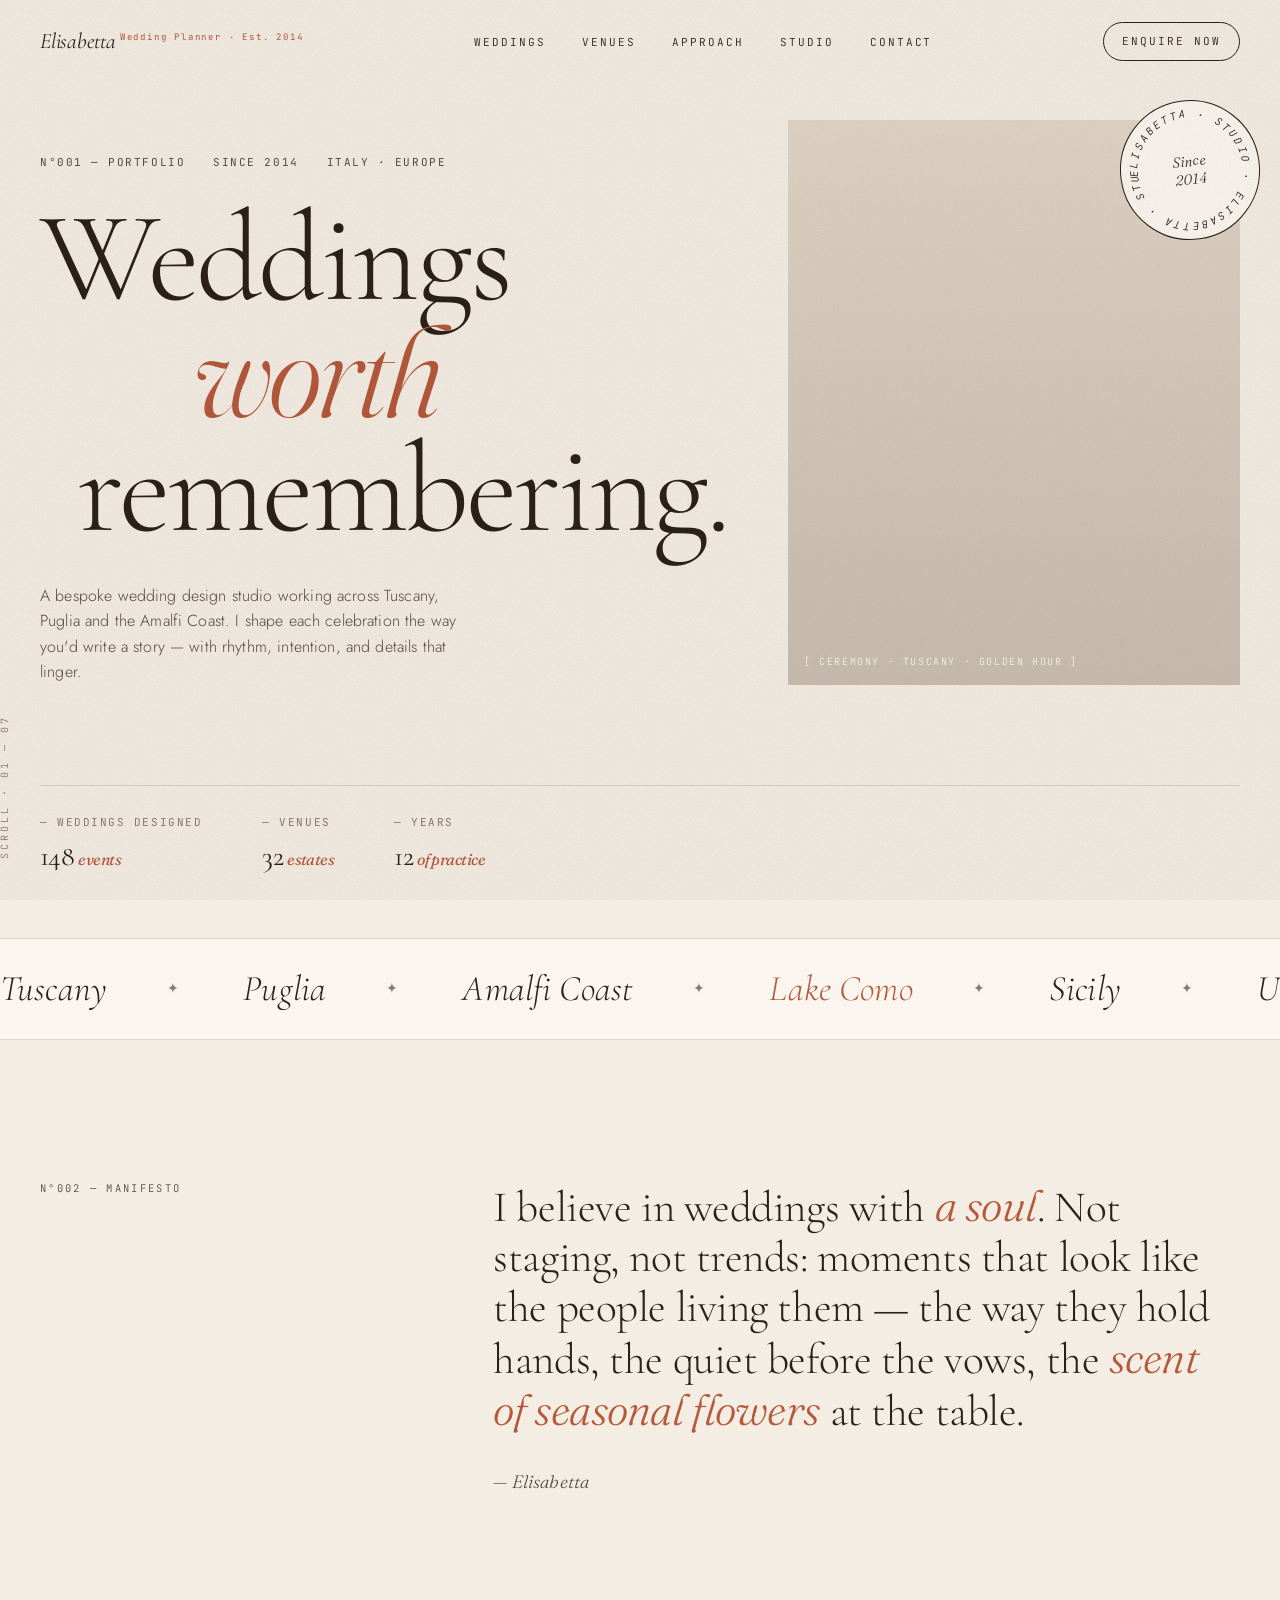
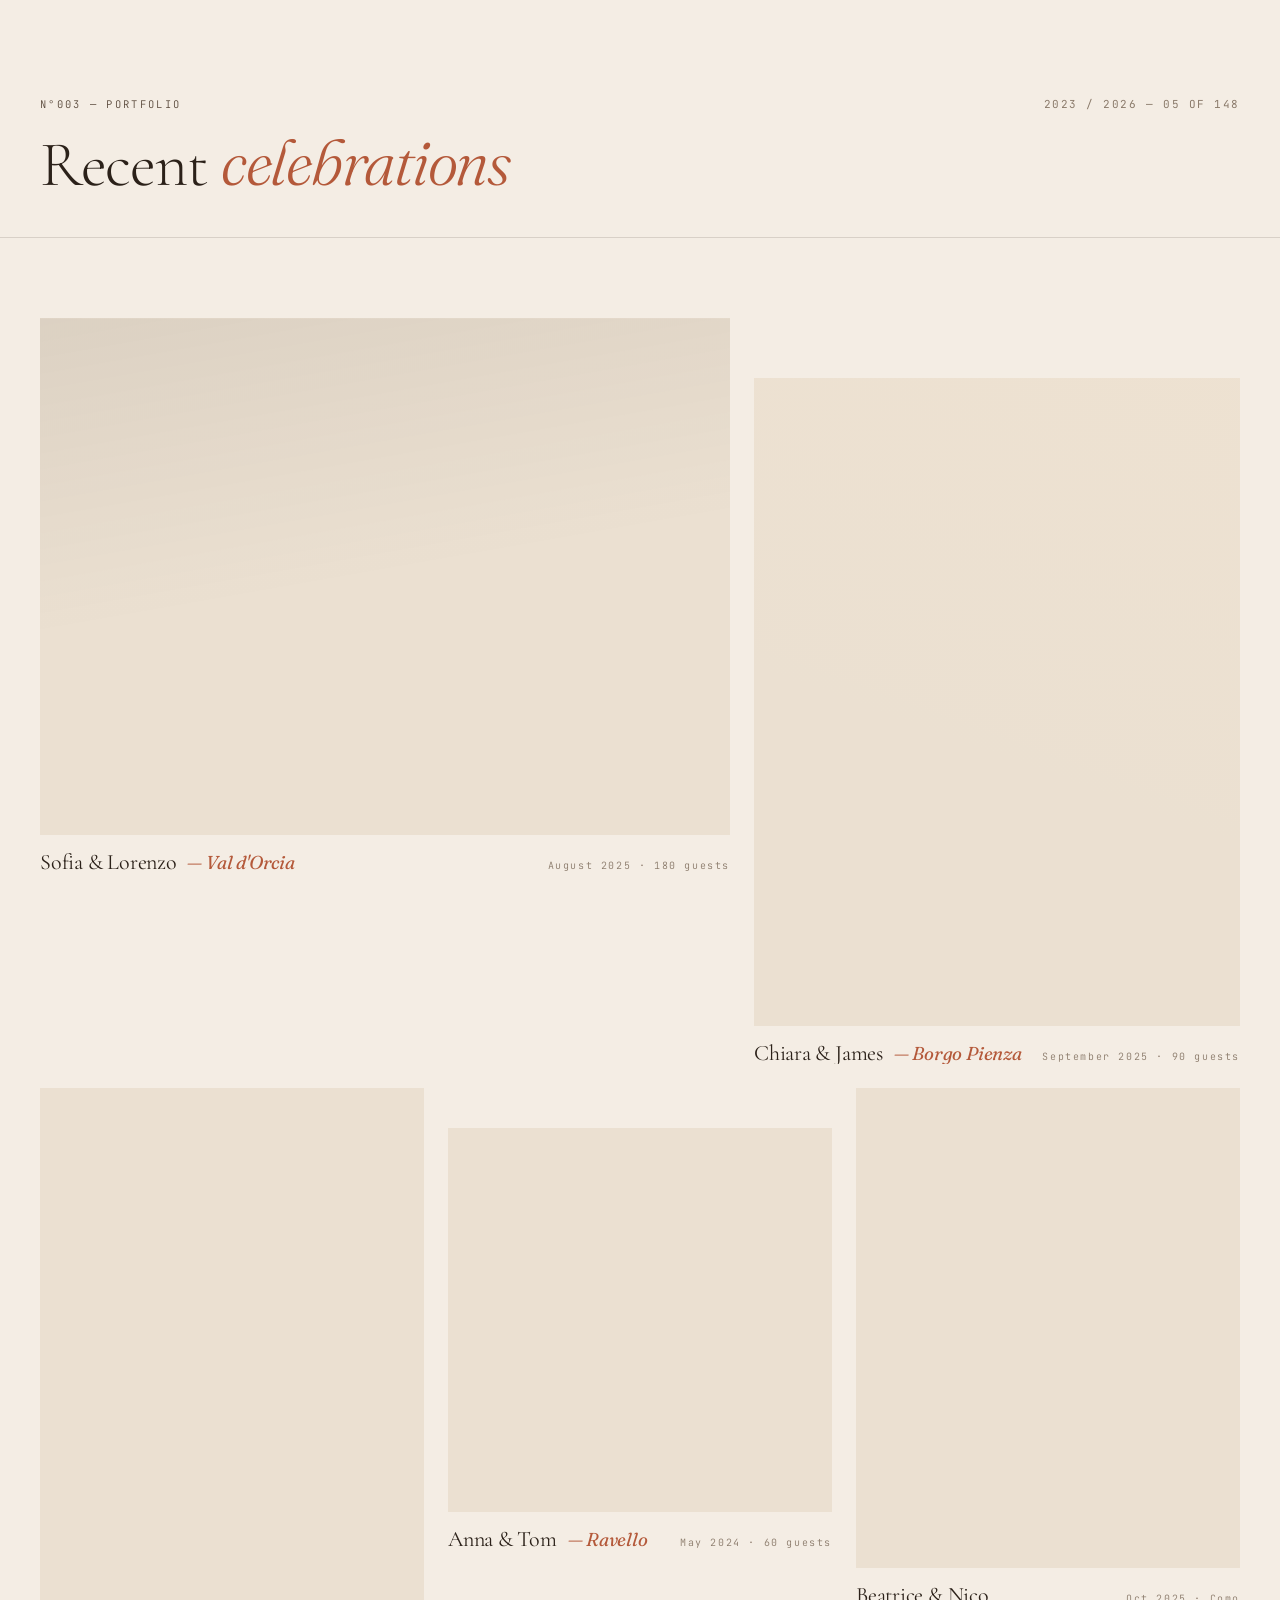
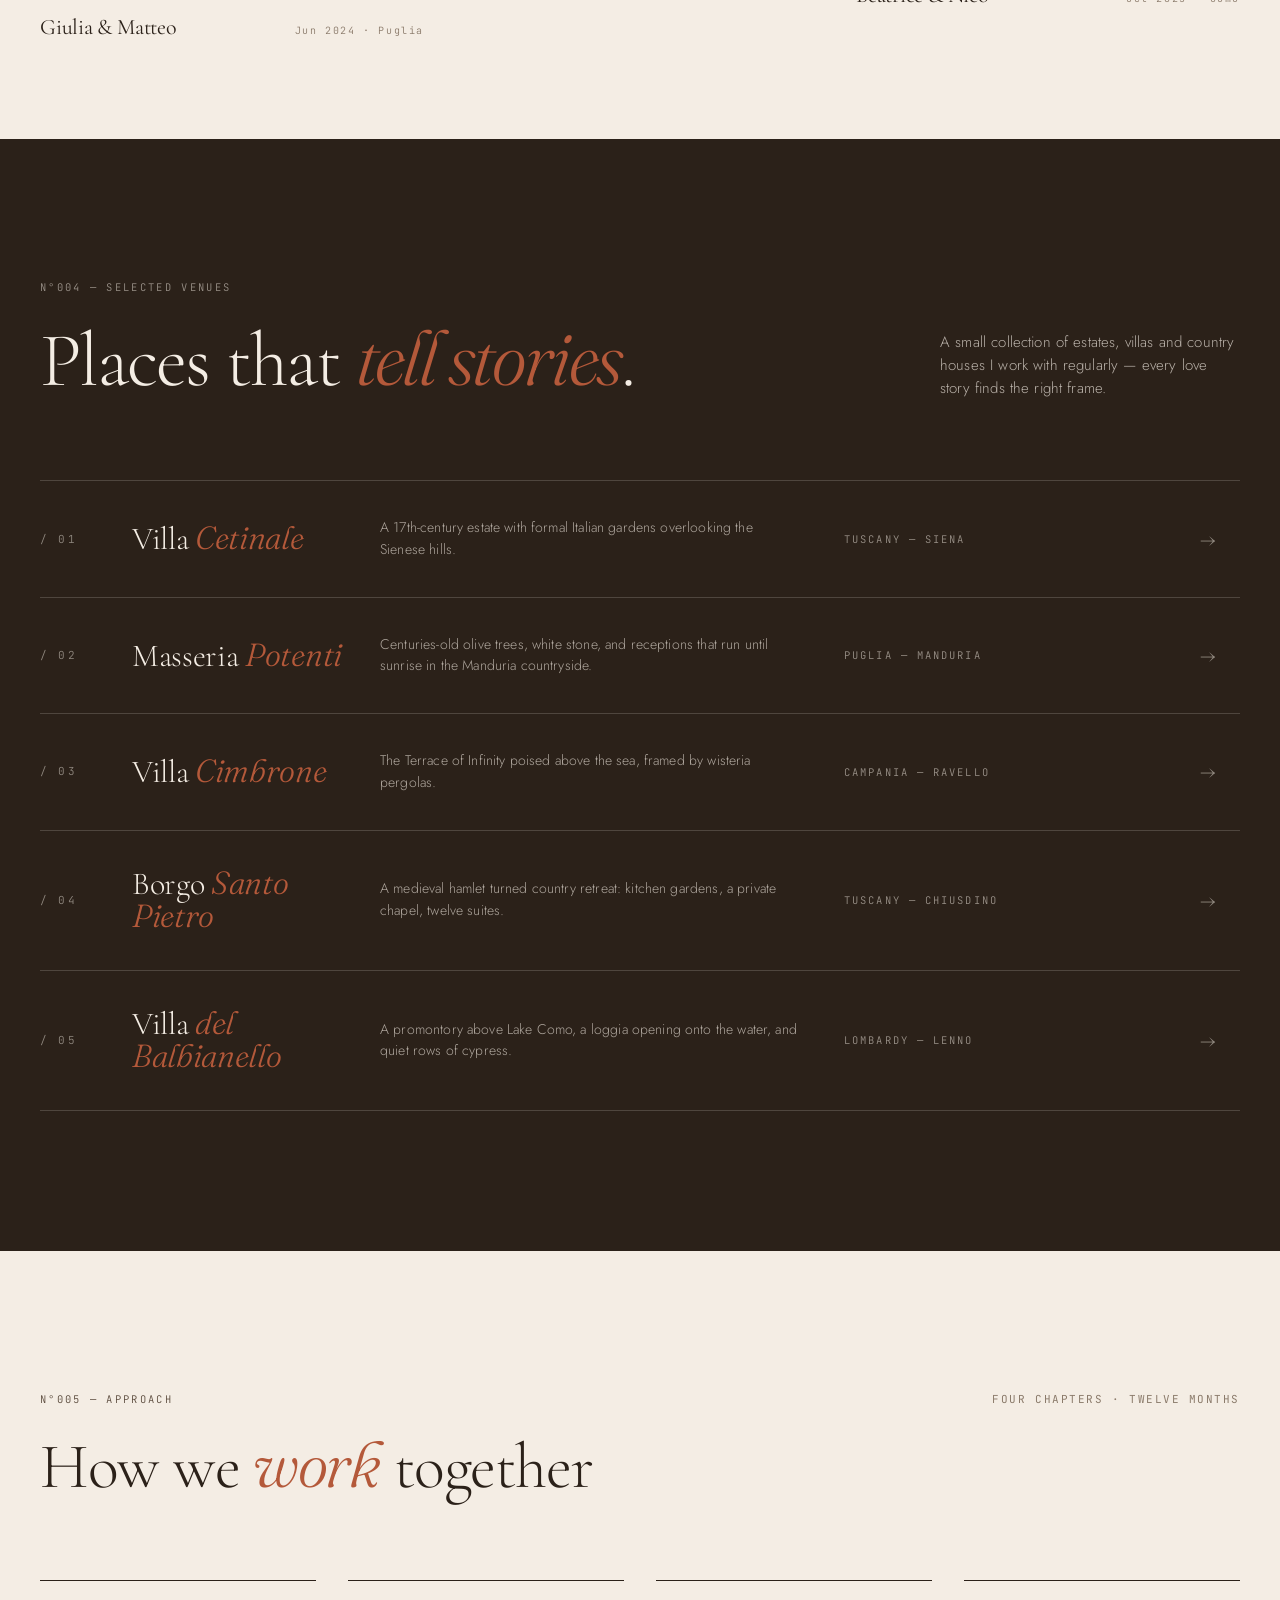
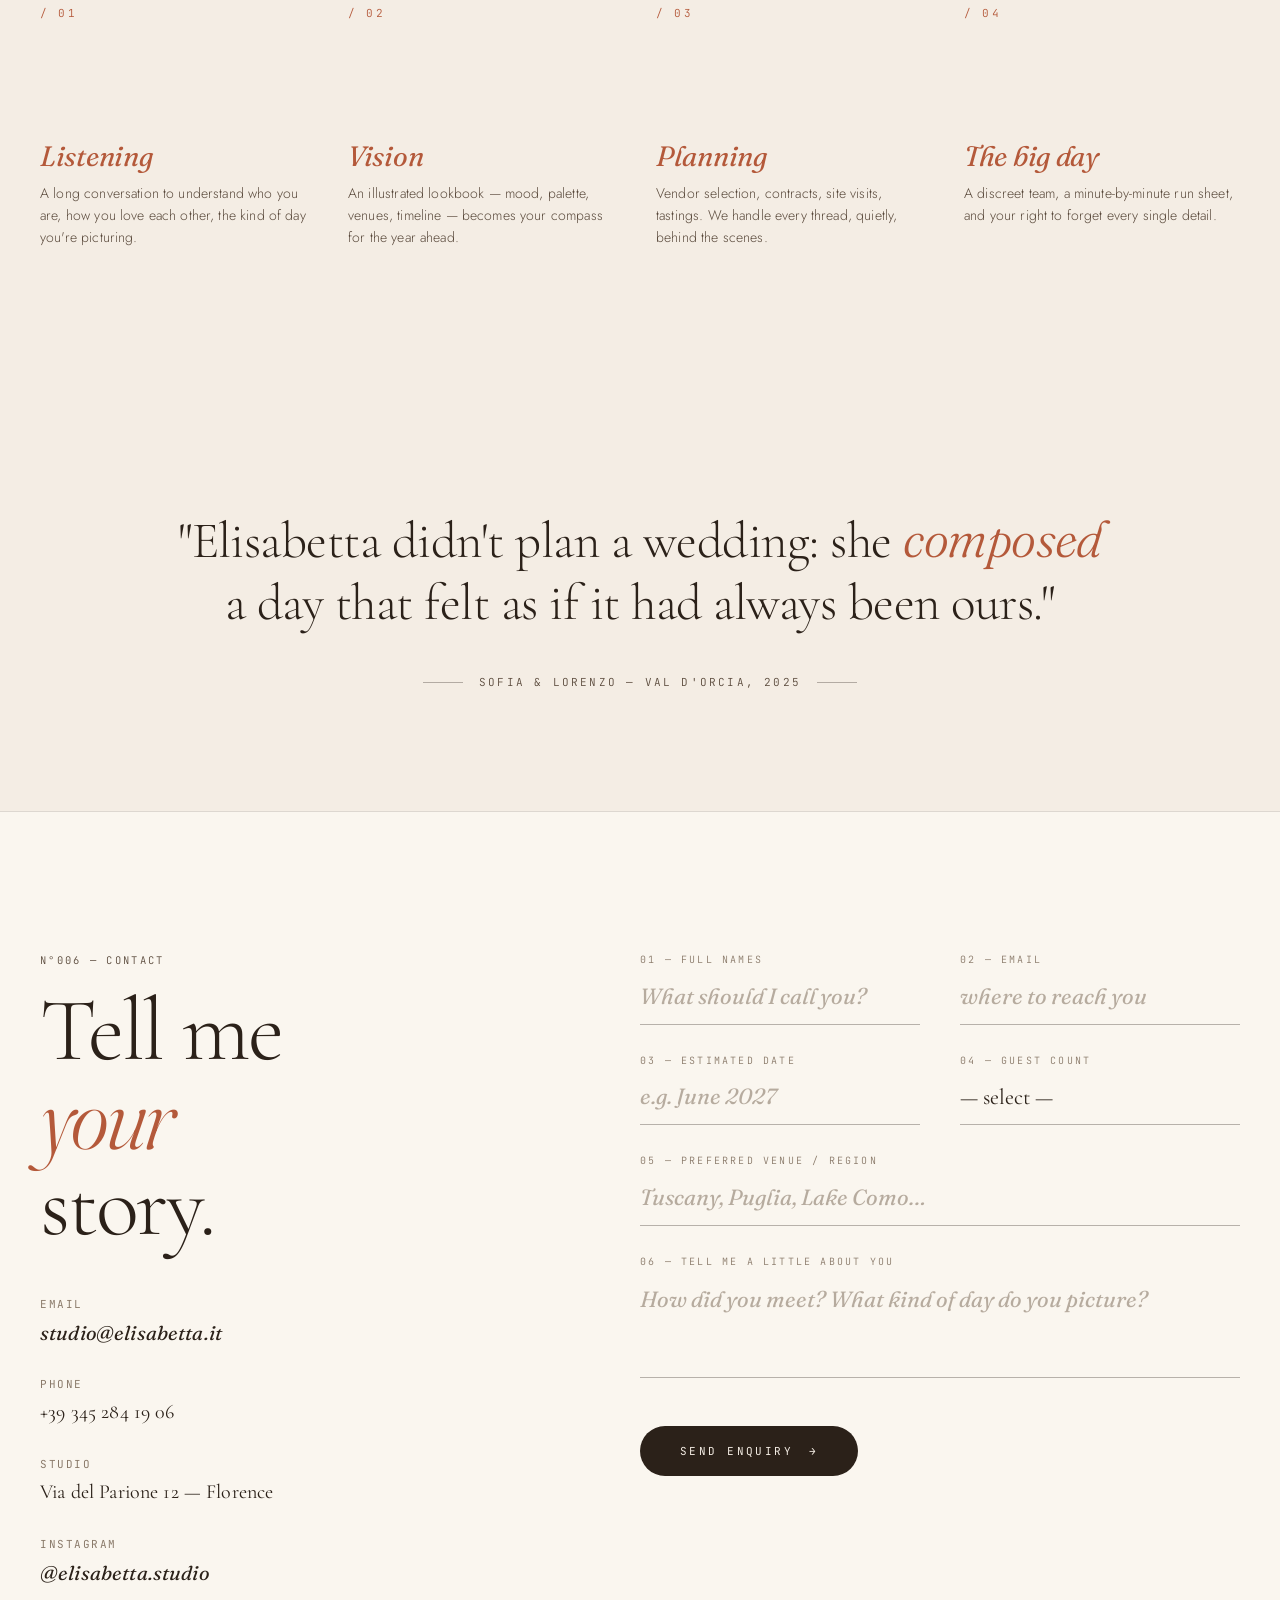
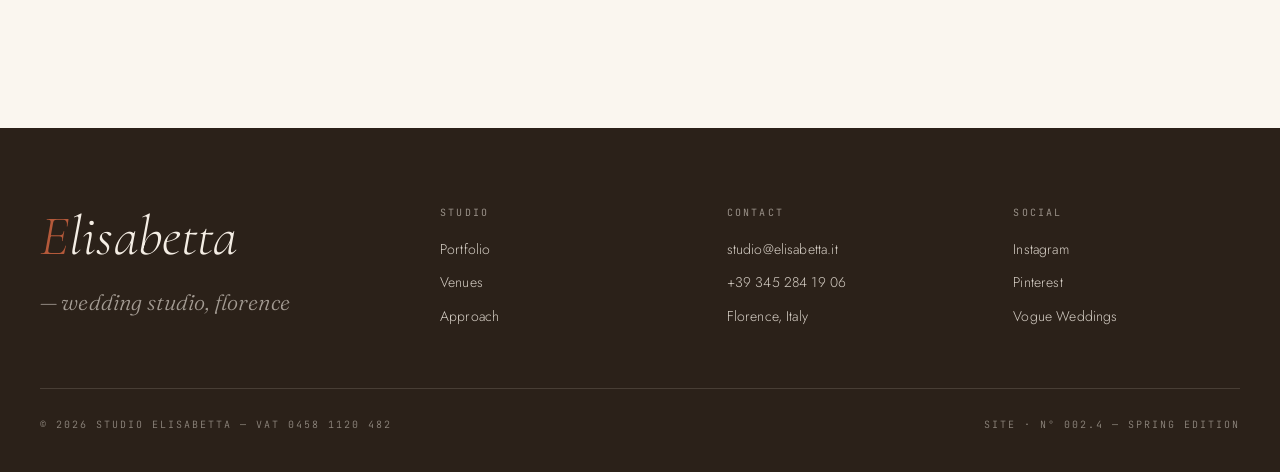
<file: vercel-deploy/index.html>
<!doctype html>
<html lang="en">
<head>
<meta charset="utf-8" />
<meta name="viewport" content="width=device-width,initial-scale=1" />
<title>Elisabetta — Wedding Planner</title>
<link rel="preconnect" href="https://fonts.googleapis.com">
<link rel="preconnect" href="https://fonts.gstatic.com" crossorigin>
<link href="https://fonts.googleapis.com/css2?family=Cormorant+Garamond:ital,wght@0,300;0,400;0,500;1,300;1,400&family=Fraunces:ital,opsz,wght@0,9..144,300;0,9..144,400;1,9..144,300;1,9..144,400&family=Jost:wght@300;400;500&family=JetBrains+Mono:wght@300;400&display=swap" rel="stylesheet">

<script>
// --- Tweakable defaults. Host rewrites this block on disk. ---
window.TWEAKS = /*EDITMODE-BEGIN*/{
  "variant": "editoriale",
  "accent": "rust",
  "heroLayout": "split",
  "showCursor": false,
  "wordmark": "Elisabetta"
}/*EDITMODE-END*/;
</script>

<link rel="stylesheet" href="assets/shared.css">
<style>
  /* page-specific overrides */
</style>
<template id="__bundler_thumbnail" data-bg-color="#f4ede4">
  <svg viewBox="0 0 1200 800" xmlns="http://www.w3.org/2000/svg">
    <rect width="1200" height="800" fill="#f4ede4"/>
    <text x="600" y="430" text-anchor="middle" font-family="Georgia, serif" font-style="italic" font-size="220" fill="#2b2119">E</text>
    <text x="600" y="540" text-anchor="middle" font-family="monospace" font-size="22" letter-spacing="6" fill="#b4593a">WEDDING STUDIO</text>
  </svg>
</template>
</head>
<body>

<div class="cursor" id="cursor"></div>

<!-- NAV -->
<nav class="nav" id="nav">
  <a href="#top" class="nav__mark" data-hover>
    <span id="wordmark">Elisabetta</span><sup>Wedding Planner · Est. 2014</sup>
  </a>
  <ul class="nav__links">
    <li><a href="portfolio.html" data-hover>Weddings</a></li>
    <li><a href="location.html" data-hover>Venues</a></li>
    <li><a href="servizi.html" data-hover>Approach</a></li>
    <li><a href="about.html" data-hover>Studio</a></li>
    <li><a href="contatti.html" data-hover>Contact</a></li>
  </ul>
  <a href="contatti.html" class="nav__cta" data-hover>Enquire now</a>
</nav>

<!-- HERO -->
<header class="hero" id="top">
  <div class="hero__scroll">Scroll · 01 — 07</div>

  <div class="hero__left">
    <div class="hero__meta">
      <span class="mono">N°001 — Portfolio</span>
      <span class="mono">Since 2014</span>
      <span class="mono">Italy · Europe</span>
    </div>
    <h1 class="hero__title">
      <span>Weddings</span>
      <span class="l2"><em>worth</em></span>
      <span class="l3">remembering.</span>
    </h1>
    <p class="hero__sub">
      A bespoke wedding design studio working across Tuscany, Puglia and the Amalfi Coast. 
      I shape each celebration the way you'd write a story — with rhythm, intention, and details that linger.
    </p>

  </div>

  <div class="hero__right">
    <div class="hero__img"></div>
    <div class="hero__badge">
      <svg viewBox="0 0 100 100">
        <defs>
          <path id="circle" d="M 50,50 m -38,0 a 38,38 0 1,1 76,0 a 38,38 0 1,1 -76,0" />
        </defs>
        <text fill="#2b2119" font-family="JetBrains Mono" font-size="7.5" letter-spacing="2">
          <textPath href="#circle">ELISABETTA · STUDIO · ELISABETTA · STUDIO · </textPath>
        </text>
      </svg>
      <span>Since<br/>2014</span>
    </div>
  </div>

  <div class="hero__foot">
    <div class="hero__stat">
      <span class="mono" style="color:var(--ink-mute)">— Weddings designed</span>
      <b>148<em style="font-family:var(--ff-italic); color:var(--rust); font-size:16px; margin-left:4px;">events</em></b>
    </div>
    <div class="hero__stat">
      <span class="mono" style="color:var(--ink-mute)">— Venues</span>
      <b>32<em style="font-family:var(--ff-italic); color:var(--rust); font-size:16px; margin-left:4px;">estates</em></b>
    </div>
    <div class="hero__stat">
      <span class="mono" style="color:var(--ink-mute)">— Years</span>
      <b>12<em style="font-family:var(--ff-italic); color:var(--rust); font-size:16px; margin-left:4px;">of practice</em></b>
    </div>
  </div>
</header>

<!-- MARQUEE -->
<div class="marquee">
  <div class="marquee__track">
    <span>Tuscany <i>✦</i> Puglia <i>✦</i> Amalfi Coast <i>✦</i> <em>Lake Como</em> <i>✦</i> Sicily <i>✦</i> Umbria <i>✦</i> Dolomites <i>✦</i> <em>Rome</em> <i>✦</i></span>
    <span>Tuscany <i>✦</i> Puglia <i>✦</i> Amalfi Coast <i>✦</i> <em>Lake Como</em> <i>✦</i> Sicily <i>✦</i> Umbria <i>✦</i> Dolomites <i>✦</i> <em>Rome</em> <i>✦</i></span>
  </div>
</div>

<!-- INTRO -->
<section class="intro reveal">
  <div class="intro__label eyebrow">N°002 — Manifesto</div>
  <div>
    <p class="intro__body">
      I believe in weddings with <em>a soul</em>. 
      Not staging, not trends: moments that look like the people 
      living them — the way they hold hands, the quiet before 
      the vows, the <em>scent of seasonal flowers</em> at the table.
    </p>
    <p class="intro__sig">— Elisabetta</p>
  </div>
</section>

<!-- PORTFOLIO -->
<section class="portfolio reveal" id="portfolio">
  <div class="section-head">
    <div>
      <div class="eyebrow">N°003 — Portfolio</div>
      <h2 style="margin-top:16px;">Recent <em>celebrations</em></h2>
    </div>
    <div class="mono" style="color: var(--ink-mute);">2023 / 2026 — 05 of 148</div>
  </div>

  <div class="portfolio__grid">
    <article class="event event--a" data-hover>
      <div class="event__img">
        <div class="event__caption"><span>N°087</span><span>View →</span></div>
      </div>
      <div class="event__info">
        <h3>Sofia &amp; Lorenzo <em>— Val d'Orcia</em></h3>
        <span>August 2025 · 180 guests</span>
      </div>
    </article>

    <article class="event event--b" data-hover>
      <div class="event__img">
        <div class="event__caption"><span>N°091</span><span>View →</span></div>
      </div>
      <div class="event__info">
        <h3>Chiara &amp; James <em>— Borgo Pienza</em></h3>
        <span>September 2025 · 90 guests</span>
      </div>
    </article>

    <article class="event event--c" data-hover>
      <div class="event__img">
        <div class="event__caption"><span>N°076</span><span>View →</span></div>
      </div>
      <div class="event__info">
        <h3>Giulia &amp; Matteo</h3>
        <span>Jun 2024 · Puglia</span>
      </div>
    </article>

    <article class="event event--d" data-hover>
      <div class="event__img">
        <div class="event__caption"><span>N°081</span><span>View →</span></div>
      </div>
      <div class="event__info">
        <h3>Anna &amp; Tom <em>— Ravello</em></h3>
        <span>May 2024 · 60 guests</span>
      </div>
    </article>

    <article class="event event--e" data-hover>
      <div class="event__img">
        <div class="event__caption"><span>N°093</span><span>View →</span></div>
      </div>
      <div class="event__info">
        <h3>Beatrice &amp; Nico</h3>
        <span>Oct 2025 · Como</span>
      </div>
    </article>
  </div>
</section>

<!-- LOCATIONS -->
<section class="locations reveal" id="locations">
  <div class="locations__head">
    <div>
      <div class="eyebrow">N°004 — Selected venues</div>
      <h2 style="margin-top:24px;">Places that <em>tell stories</em>.</h2>
    </div>
    <p>A small collection of estates, villas and country houses I work with regularly — every love story finds the right frame.</p>
  </div>

  <div class="locations__list">
    <div class="loc loc--1" data-hover>
      <span class="loc__num">/ 01</span>
      <h3 class="loc__name">Villa <em>Cetinale</em></h3>
      <p class="loc__desc">A 17th-century estate with formal Italian gardens overlooking the Sienese hills.</p>
      <span class="loc__tag">Tuscany — Siena</span>
      <span class="loc__arrow">→</span>
      <div class="loc__preview"></div>
    </div>
    <div class="loc loc--2" data-hover>
      <span class="loc__num">/ 02</span>
      <h3 class="loc__name">Masseria <em>Potenti</em></h3>
      <p class="loc__desc">Centuries-old olive trees, white stone, and receptions that run until sunrise in the Manduria countryside.</p>
      <span class="loc__tag">Puglia — Manduria</span>
      <span class="loc__arrow">→</span>
      <div class="loc__preview"></div>
    </div>
    <div class="loc loc--3" data-hover>
      <span class="loc__num">/ 03</span>
      <h3 class="loc__name">Villa <em>Cimbrone</em></h3>
      <p class="loc__desc">The Terrace of Infinity poised above the sea, framed by wisteria pergolas.</p>
      <span class="loc__tag">Campania — Ravello</span>
      <span class="loc__arrow">→</span>
      <div class="loc__preview"></div>
    </div>
    <div class="loc loc--4" data-hover>
      <span class="loc__num">/ 04</span>
      <h3 class="loc__name">Borgo <em>Santo Pietro</em></h3>
      <p class="loc__desc">A medieval hamlet turned country retreat: kitchen gardens, a private chapel, twelve suites.</p>
      <span class="loc__tag">Tuscany — Chiusdino</span>
      <span class="loc__arrow">→</span>
      <div class="loc__preview"></div>
    </div>
    <div class="loc loc--5" data-hover>
      <span class="loc__num">/ 05</span>
      <h3 class="loc__name">Villa <em>del Balbianello</em></h3>
      <p class="loc__desc">A promontory above Lake Como, a loggia opening onto the water, and quiet rows of cypress.</p>
      <span class="loc__tag">Lombardy — Lenno</span>
      <span class="loc__arrow">→</span>
      <div class="loc__preview"></div>
    </div>
  </div>
</section>

<!-- PROCESS -->
<section class="process reveal" id="process">
  <div class="section-head" style="border-bottom:0; padding:0;">
    <div>
      <div class="eyebrow">N°005 — Approach</div>
      <h2 style="margin-top:24px;">How we <em>work</em> together</h2>
    </div>
    <div class="mono" style="color: var(--ink-mute);">Four chapters · Twelve months</div>
  </div>
  <div class="process__grid">
    <div class="process__card">
      <span class="num">/ 01</span>
      <h3><em>Listening</em></h3>
      <p>A long conversation to understand who you are, how you love each other, the kind of day you're picturing.</p>
    </div>
    <div class="process__card">
      <span class="num">/ 02</span>
      <h3><em>Vision</em></h3>
      <p>An illustrated lookbook — mood, palette, venues, timeline — becomes your compass for the year ahead.</p>
    </div>
    <div class="process__card">
      <span class="num">/ 03</span>
      <h3><em>Planning</em></h3>
      <p>Vendor selection, contracts, site visits, tastings. We handle every thread, quietly, behind the scenes.</p>
    </div>
    <div class="process__card">
      <span class="num">/ 04</span>
      <h3><em>The big day</em></h3>
      <p>A discreet team, a minute-by-minute run sheet, and your right to forget every single detail.</p>
    </div>
  </div>
</section>

<!-- QUOTE -->
<section class="quote reveal">
  <blockquote>
    "Elisabetta didn't plan a wedding: she <em>composed</em> a day that felt as if it had always been ours."
  </blockquote>
  <div class="who">Sofia &amp; Lorenzo — Val d'Orcia, 2025</div>
</section>

<!-- CONTACT -->
<section class="contact reveal" id="contact">
  <div class="contact__wrap">
    <div>
      <div class="eyebrow" style="margin-bottom:20px;">N°006 — Contact</div>
      <h2>Tell me<br/><em>your</em><br/>story.</h2>
      <div class="contact__meta">
        <div>
          <span class="mono k">Email</span>
          <span class="v it">studio@elisabetta.it</span>
        </div>
        <div>
          <span class="mono k">Phone</span>
          <span class="v">+39 345 284 19 06</span>
        </div>
        <div>
          <span class="mono k">Studio</span>
          <span class="v">Via del Parione 12 — Florence</span>
        </div>
        <div>
          <span class="mono k">Instagram</span>
          <span class="v it">@elisabetta.studio</span>
        </div>
      </div>
    </div>

    <div id="formWrap">
      <form class="contact__form" id="form">
        <div class="field__row">
          <div class="field">
            <label>01 — Full names</label>
            <input type="text" name="name" placeholder="What should I call you?" required>
          </div>
          <div class="field">
            <label>02 — Email</label>
            <input type="email" name="email" placeholder="where to reach you" required>
          </div>
        </div>
        <div class="field__row">
          <div class="field">
            <label>03 — Estimated date</label>
            <input type="text" name="date" placeholder="e.g. June 2027">
          </div>
          <div class="field">
            <label>04 — Guest count</label>
            <select name="guests">
              <option>— select —</option>
              <option>Up to 40</option>
              <option>40 — 80</option>
              <option>80 — 150</option>
              <option>Over 150</option>
            </select>
          </div>
        </div>
        <div class="field">
          <label>05 — Preferred venue / region</label>
          <input type="text" name="where" placeholder="Tuscany, Puglia, Lake Como…">
        </div>
        <div class="field">
          <label>06 — Tell me a little about you</label>
          <textarea name="message" placeholder="How did you meet? What kind of day do you picture?" rows="3"></textarea>
        </div>
        <button class="submit" type="submit">
          Send enquiry <span class="arrow">→</span>
        </button>
      </form>
    </div>
  </div>
</section>

<!-- FOOTER -->
<footer class="foot">
  <div class="foot__top">
    <div>
      <div class="foot__mark"><span>E</span>lisabetta<br/><em class="italic" style="font-size:22px; color:rgba(244,237,228,0.6)">— wedding studio, florence</em></div>
    </div>
    <div>
      <h4>Studio</h4>
      <ul>
        <li><a href="#portfolio">Portfolio</a></li>
        <li><a href="#locations">Venues</a></li>
        <li><a href="#process">Approach</a></li>
      </ul>
    </div>
    <div>
      <h4>Contact</h4>
      <ul>
        <li><a href="mailto:studio@elisabetta.it">studio@elisabetta.it</a></li>
        <li><a href="#">+39 345 284 19 06</a></li>
        <li><a href="#">Florence, Italy</a></li>
      </ul>
    </div>
    <div>
      <h4>Social</h4>
      <ul>
        <li><a href="#">Instagram</a></li>
        <li><a href="#">Pinterest</a></li>
        <li><a href="#">Vogue Weddings</a></li>
      </ul>
    </div>
  </div>
  <div class="foot__bot">
    <span>© 2026 Studio Elisabetta — VAT 0458 1120 482</span>
    <span>Site · N° 002.4 — Spring Edition</span>
  </div>
</footer>

<!-- TWEAKS -->
<div class="tweaks" id="tweaks">
  <h4>Tweaks</h4>
  <div class="tweaks__row">
    <label>Variant</label>
    <div class="tweaks__opts" data-key="variant">
      <button data-v="editoriale">Editorial</button>
      <button data-v="minimal">Minimal</button>
      <button data-v="romantico">Romantic</button>
    </div>
  </div>
  <div class="tweaks__row">
    <label>Accent</label>
    <div class="tweaks__opts" data-key="accent">
      <button data-v="rust">Rust</button>
      <button data-v="clay">Clay</button>
      <button data-v="olive">Olive</button>
      <button data-v="rose">Rose</button>
    </div>
  </div>
  <div class="tweaks__row">
    <label>Custom cursor</label>
    <div class="tweaks__opts" data-key="showCursor">
      <button data-v="true">On</button>
      <button data-v="false">Off</button>
    </div>
  </div>
  <div class="tweaks__row">
    <label>Wordmark</label>
    <input type="text" id="wordmarkInput" />
  </div>
</div>

<script>
(function() {
  // --- Tweaks protocol ---
  const tweaksEl = document.getElementById('tweaks');
  let state = { ...window.TWEAKS };

  function applyVariant(v) {
    if (v === 'minimal') {
      document.body.style.setProperty('--cream', '#f6f2ec');
      document.body.style.setProperty('--cream-pale', '#fbf8f3');
    } else if (v === 'romantico') {
      document.body.style.setProperty('--cream', '#f0e3d4');
      document.body.style.setProperty('--cream-pale', '#f7ecdd');
    } else {
      document.body.style.removeProperty('--cream');
      document.body.style.removeProperty('--cream-pale');
    }
  }

  function apply() {
    document.documentElement.dataset.accent = state.accent;
    applyVariant(state.variant);
    document.getElementById('cursor').style.display = state.showCursor ? '' : 'none';
    const w = document.getElementById('wordmark');
    if (w && state.wordmark) w.textContent = state.wordmark;
    // reflect in controls
    tweaksEl.querySelectorAll('[data-key]').forEach(row => {
      const key = row.dataset.key;
      row.querySelectorAll('button').forEach(b => {
        const val = b.dataset.v === 'true' ? true : b.dataset.v === 'false' ? false : b.dataset.v;
        b.classList.toggle('is-on', state[key] === val);
      });
    });
    const wi = document.getElementById('wordmarkInput');
    if (wi && wi.value !== state.wordmark) wi.value = state.wordmark;
  }
  apply();

  tweaksEl.querySelectorAll('[data-key]').forEach(row => {
    const key = row.dataset.key;
    row.querySelectorAll('button').forEach(b => {
      b.addEventListener('click', () => {
        let v = b.dataset.v;
        if (v === 'true') v = true; else if (v === 'false') v = false;
        state[key] = v;
        apply();
        try { window.parent.postMessage({ type: '__edit_mode_set_keys', edits: { [key]: v } }, '*'); } catch (e) {}
      });
    });
  });
  document.getElementById('wordmarkInput').addEventListener('input', e => {
    state.wordmark = e.target.value;
    apply();
    try { window.parent.postMessage({ type: '__edit_mode_set_keys', edits: { wordmark: e.target.value } }, '*'); } catch (e2) {}
  });

  // listener first, then announce
  window.addEventListener('message', (e) => {
    if (!e.data || !e.data.type) return;
    if (e.data.type === '__activate_edit_mode') tweaksEl.classList.add('is-open');
    if (e.data.type === '__deactivate_edit_mode') tweaksEl.classList.remove('is-open');
  });
  try { window.parent.postMessage({ type: '__edit_mode_available' }, '*'); } catch (e) {}

  // --- Nav scroll ---
  const nav = document.getElementById('nav');
  window.addEventListener('scroll', () => {
    nav.classList.toggle('is-scrolled', window.scrollY > 60);
  }, { passive: true });

  // --- Reveal on scroll ---
  const io = new IntersectionObserver((entries) => {
    entries.forEach(en => { if (en.isIntersecting) en.target.classList.add('is-in'); });
  }, { threshold: 0.12 });
  document.querySelectorAll('.reveal').forEach(el => io.observe(el));

  // --- Custom cursor ---
  const cursor = document.getElementById('cursor');
  let tx = 0, ty = 0, cx = 0, cy = 0;
  window.addEventListener('mousemove', e => { tx = e.clientX; ty = e.clientY; });
  function raf() {
    cx += (tx - cx) * 0.22;
    cy += (ty - cy) * 0.22;
    cursor.style.left = cx + 'px';
    cursor.style.top = cy + 'px';
    requestAnimationFrame(raf);
  }
  raf();
  document.querySelectorAll('[data-hover], a, button, .event, .loc').forEach(el => {
    el.addEventListener('mouseenter', () => cursor.classList.add('is-hover'));
    el.addEventListener('mouseleave', () => cursor.classList.remove('is-hover'));
  });

  // --- Form ---
  const form = document.getElementById('form');
  form.addEventListener('submit', (e) => {
    e.preventDefault();
    const data = new FormData(form);
    const name = (data.get('name') || '').toString().trim().split(' ')[0] || 'voi';
    const wrap = document.getElementById('formWrap');
    wrap.innerHTML = `
      <div class="sent">
        <div style="font-family:var(--ff-mono); font-size:10px; letter-spacing:0.2em; text-transform:uppercase; color:var(--ink-mute); margin-bottom:16px;">Enquiry received · N° ${Math.floor(Math.random()*900+100)}</div>
        Thank you <em>${name}</em>.<br/>
        I'll write back within 48 hours<br/>with first thoughts.
      </div>`;
    try { wrap.scrollIntoView; } catch (e) {}
  });
})();
</script>
</body>
</html>
</file>
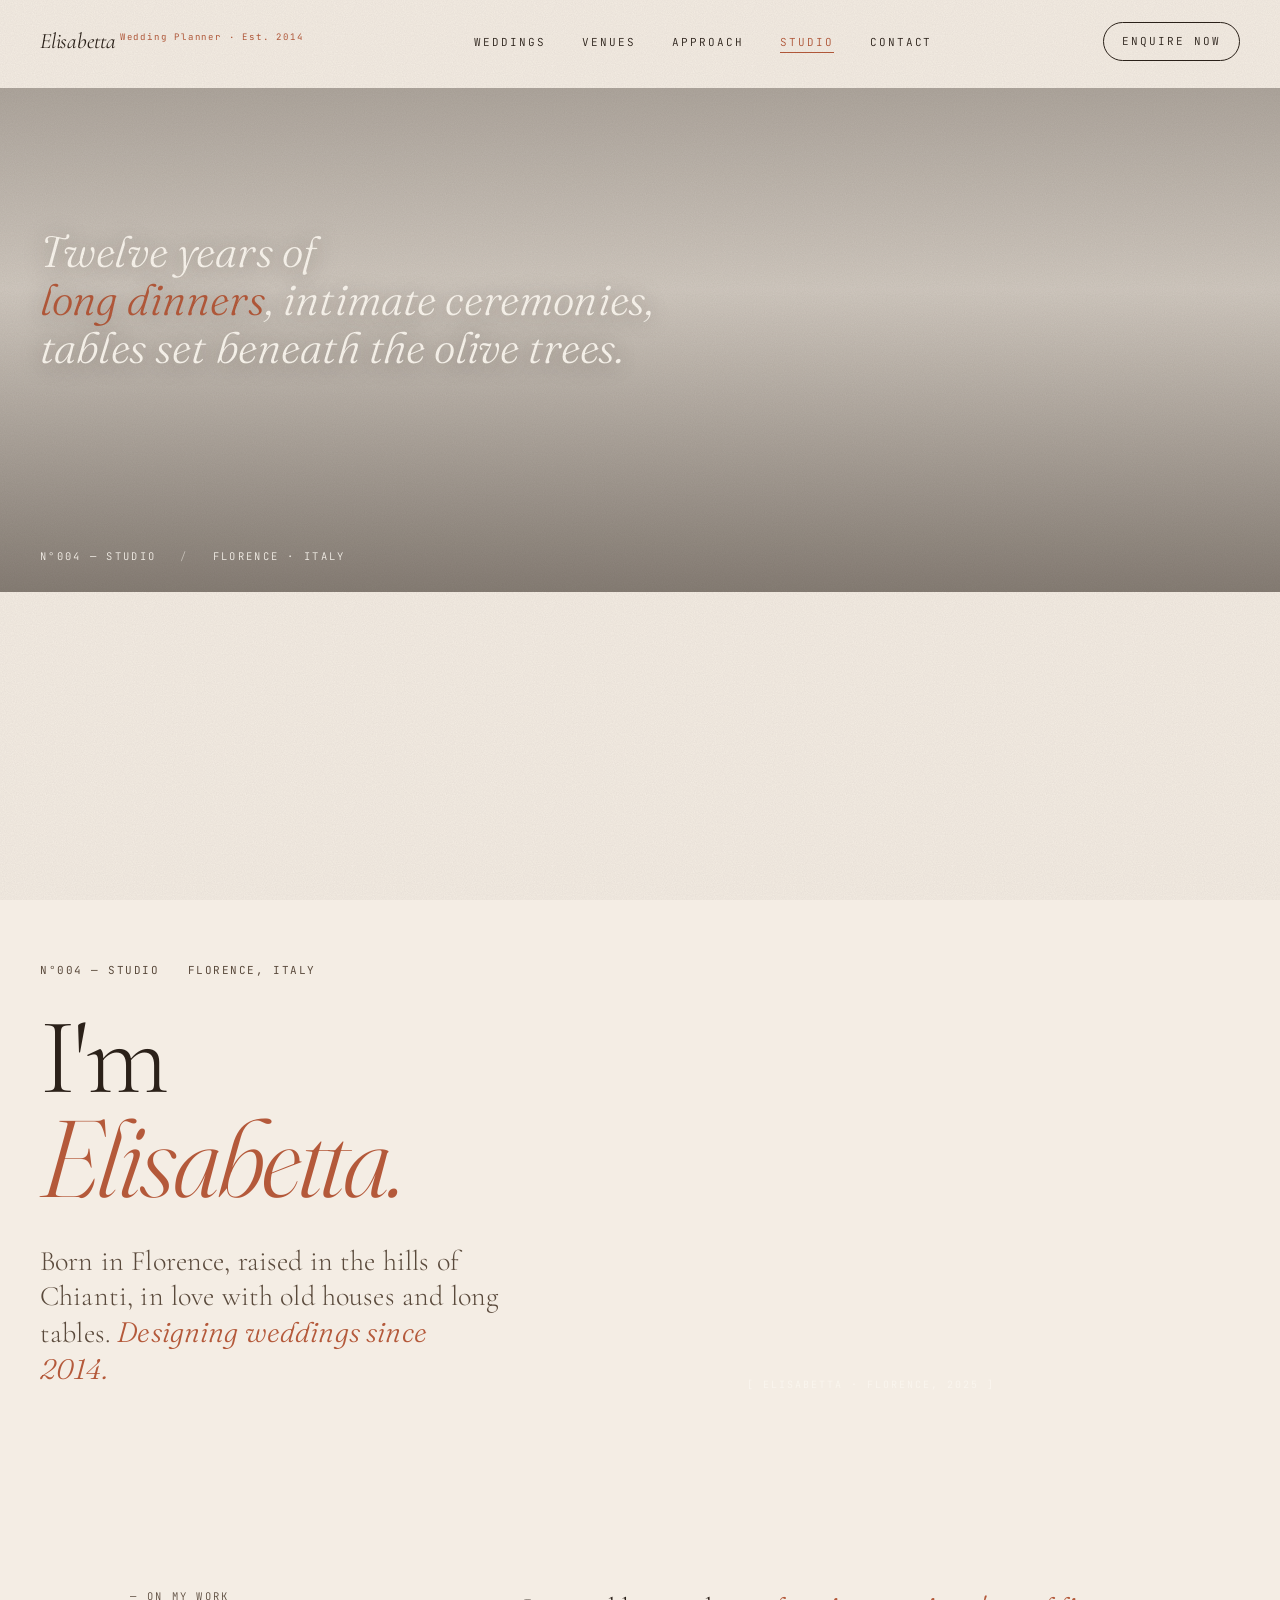
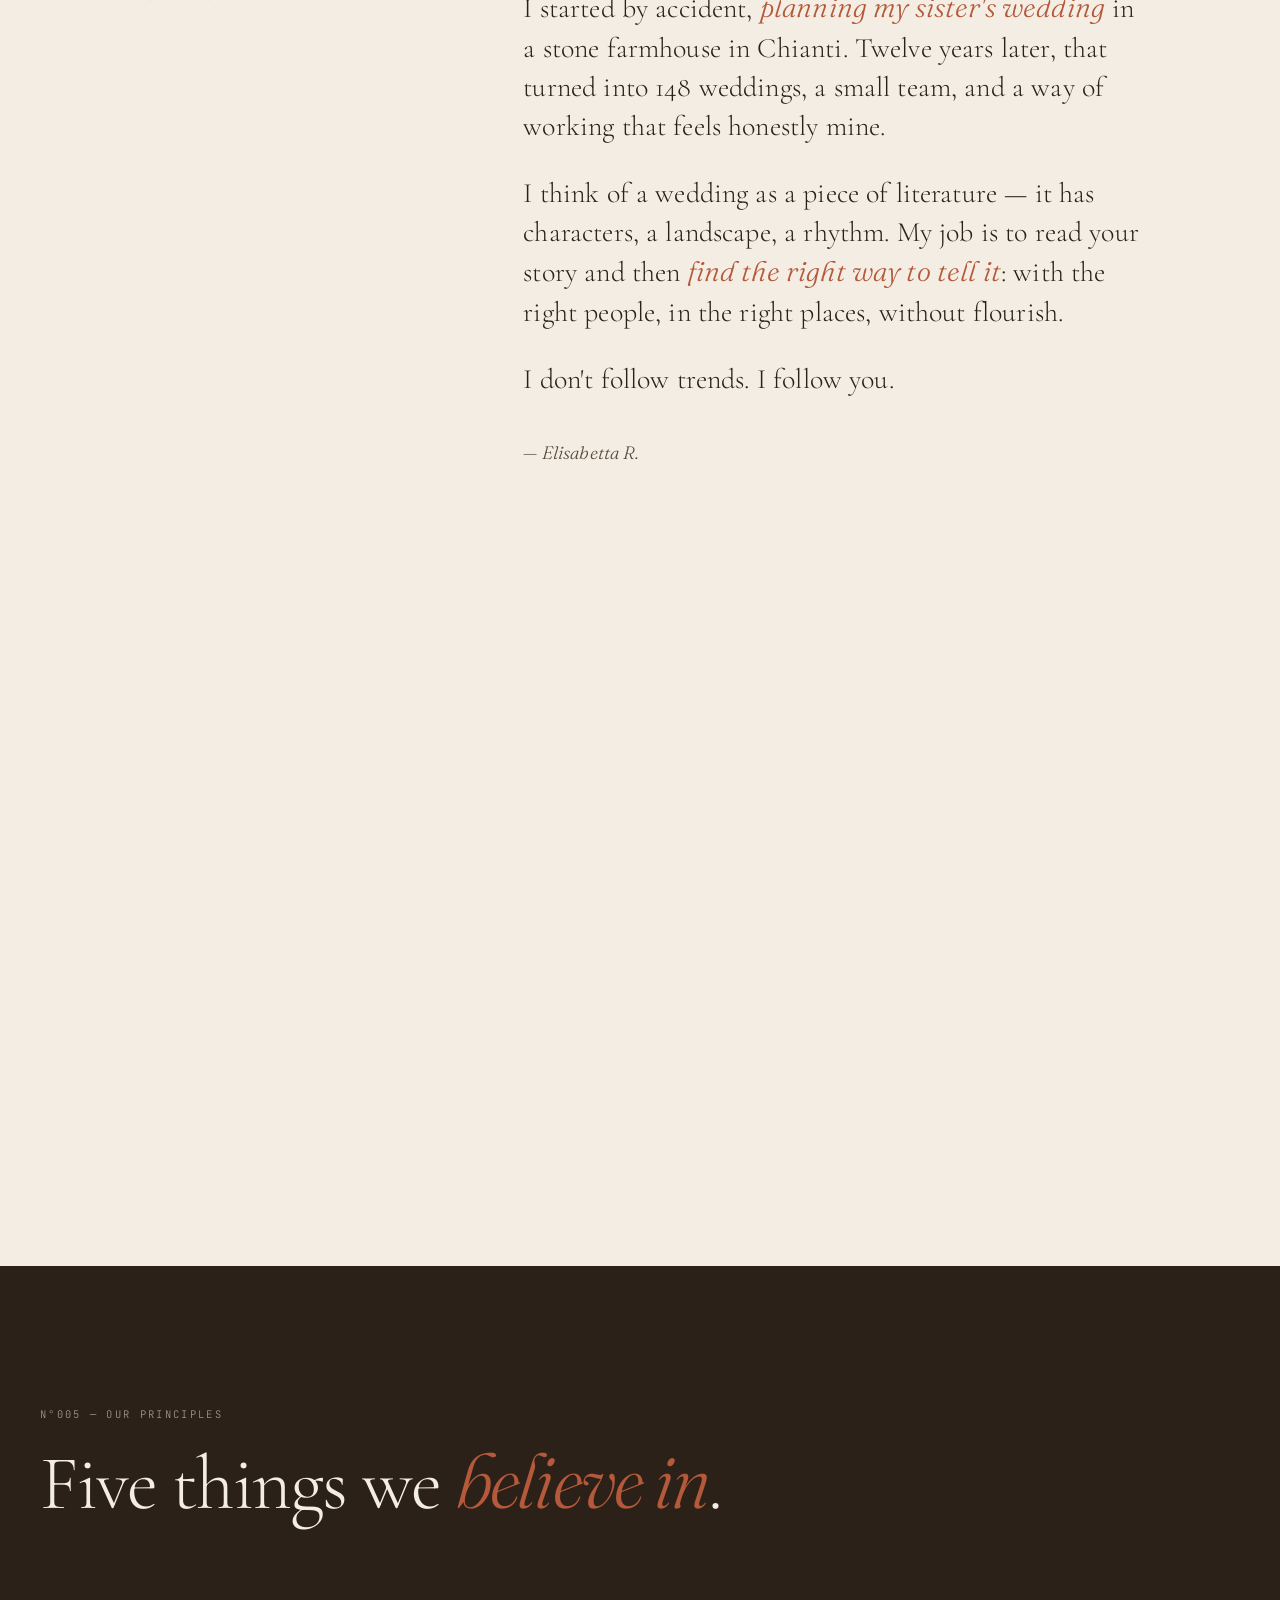
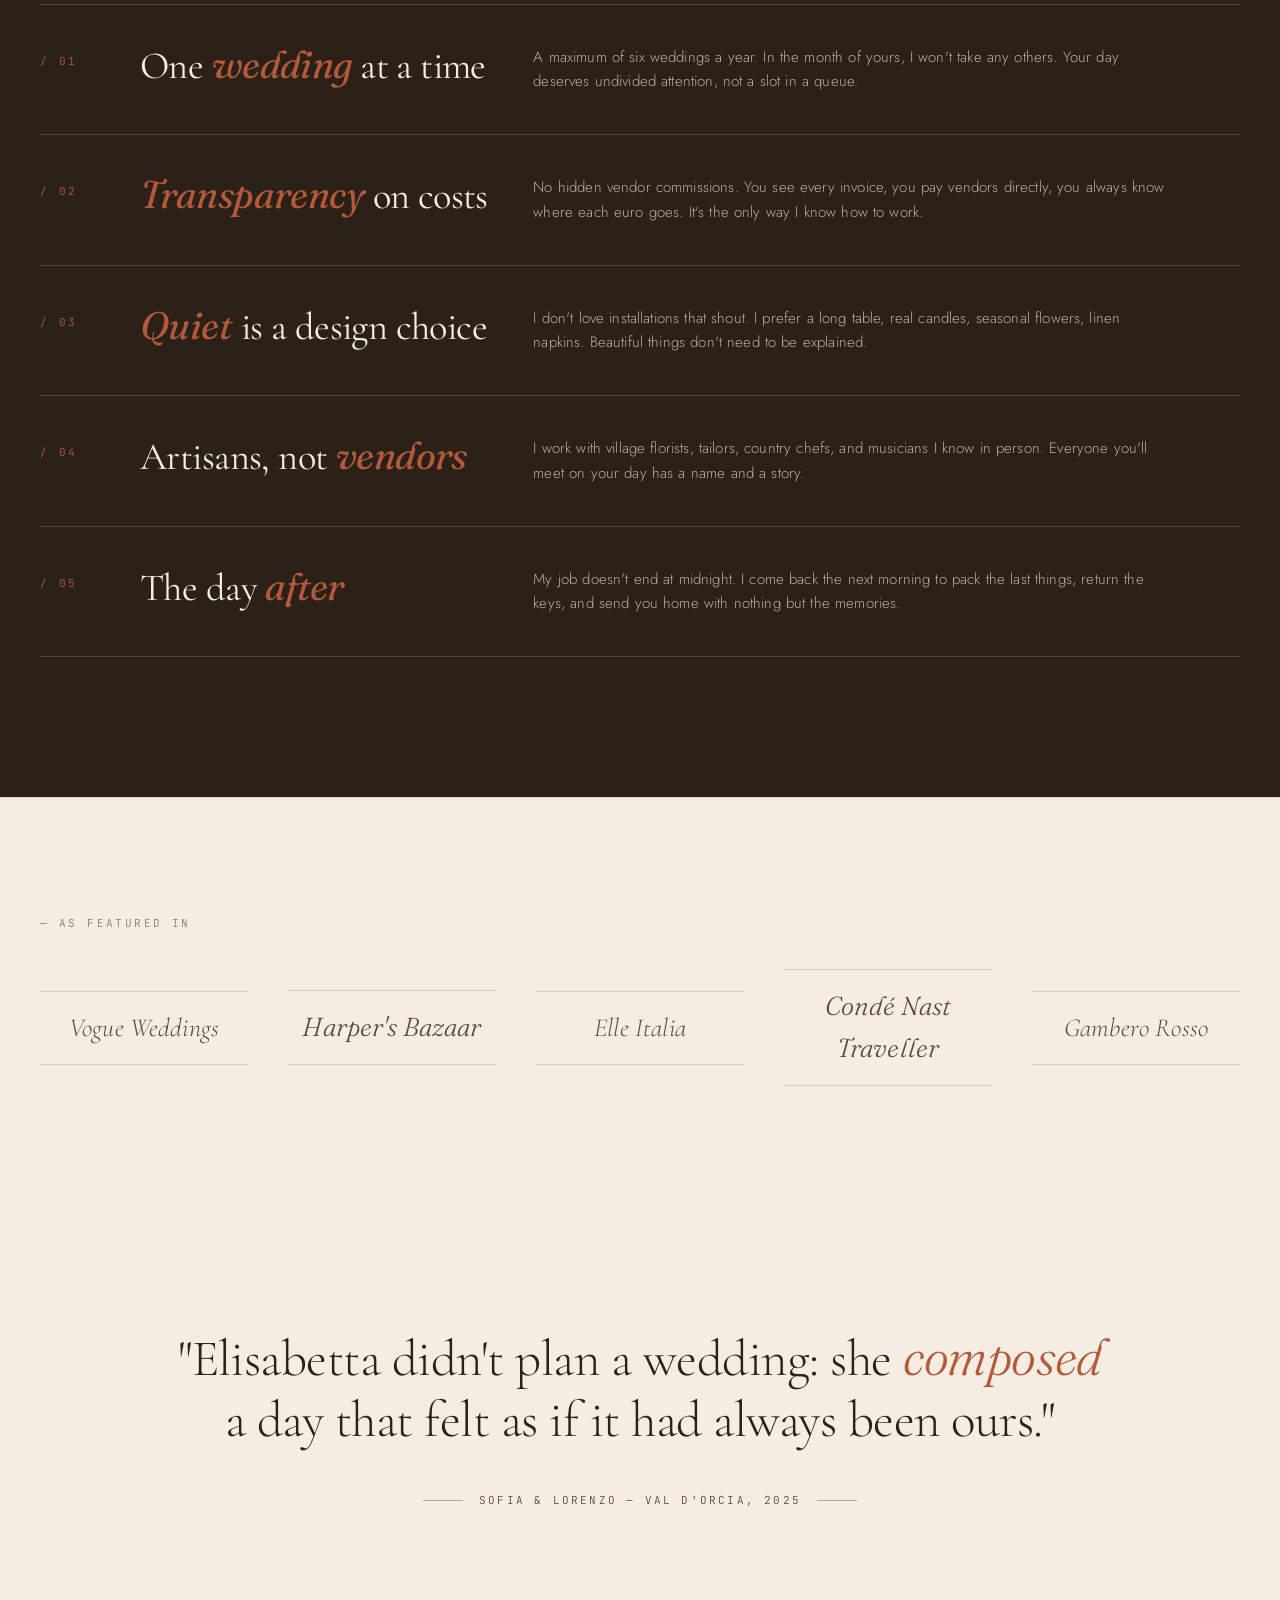
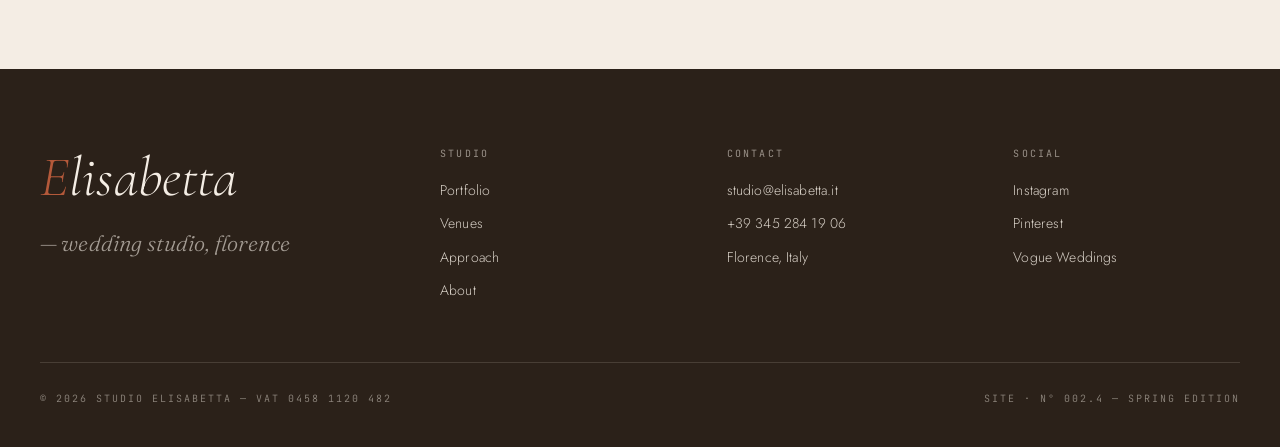
<file: vercel-deploy/about.html>
<!doctype html>
<html lang="en">
<head>
<meta charset="utf-8" />
<meta name="viewport" content="width=device-width,initial-scale=1" />
<title>Lo studio — Elisabetta Wedding Planner</title>
<link rel="preconnect" href="https://fonts.googleapis.com">
<link rel="preconnect" href="https://fonts.gstatic.com" crossorigin>
<link href="https://fonts.googleapis.com/css2?family=Cormorant+Garamond:ital,wght@0,300;0,400;0,500;1,300;1,400&family=Fraunces:ital,opsz,wght@0,9..144,300;0,9..144,400;1,9..144,300;1,9..144,400&family=Jost:wght@300;400;500&family=JetBrains+Mono:wght@300;400&display=swap" rel="stylesheet">
<link rel="stylesheet" href="assets/shared.css">
<script>window.TWEAKS = { variant:'editoriale', accent:'rust', showCursor:false, wordmark:'Elisabetta' };</script>
<style>
  .about-hero {
    padding: 180px 40px 60px;
    display: grid;
    grid-template-columns: 1.2fr 1fr;
    gap: 80px;
    align-items: end;
  }
  .about-hero h1 { font-size: clamp(64px, 8.5vw, 140px); letter-spacing: -0.025em; line-height: 0.92; }
  .about-hero h1 em { font-family: var(--ff-italic); font-style: italic; color: var(--rust); }
  .about-hero__portrait {
    aspect-ratio: 4/5;
    background-image: url("https://images.unsplash.com/photo-1573496359142-b8d87734a5a2?auto=format&fit=crop&w=900&q=80");
    background-size: cover; background-position: center;
    position: relative;
  }
  .about-hero__portrait::after {
    content: "[ Elisabetta · Florence, 2025 ]";
    position: absolute; bottom: 16px; left: 16px;
    font-family: var(--ff-mono); font-size: 10px; letter-spacing: 0.2em; text-transform: uppercase;
    color: var(--cream-pale);
  }

  .about-body {
    padding: 120px 40px;
    max-width: 1100px; margin: 0 auto;
    display: grid;
    grid-template-columns: 1fr 2fr;
    gap: 80px;
  }
  .about-body .eyebrow { color: var(--ink-soft); }
  .about-body__text { font-family: var(--ff-display); font-size: clamp(22px, 2.2vw, 28px); line-height: 1.4; font-weight: 300; color: var(--ink); text-wrap: pretty; }
  .about-body__text em { font-family: var(--ff-italic); font-style: italic; color: var(--rust); }
  .about-body__text p + p { margin-top: 28px; }
  .about-body__sig { margin-top: 40px; font-family: var(--ff-italic); font-style: italic; font-size: 18px; color: var(--ink-soft); }

  .about-gallery {
    display: grid;
    grid-template-columns: repeat(12, 1fr);
    gap: 16px;
    padding: 40px 40px 120px;
  }
  .ag { background-size: cover; background-position: center; overflow: hidden; }
  .ag1 { grid-column: span 5; aspect-ratio: 4/3; background-image: url('https://images.unsplash.com/photo-1470337458703-46ad1756a187?auto=format&fit=crop&w=1200&q=80'); }
  .ag2 { grid-column: span 4; aspect-ratio: 3/4; background-image: url('https://images.unsplash.com/photo-1512488087484-9f0e5e4be9e2?auto=format&fit=crop&w=900&q=80'); }
  .ag3 { grid-column: span 3; aspect-ratio: 3/4; background-image: url('https://images.unsplash.com/photo-1583939003579-730e3918a45a?auto=format&fit=crop&w=900&q=80'); }

  .values {
    background: var(--ink); color: var(--cream);
    padding: 140px 40px;
  }
  .values__head { max-width: 1400px; margin: 0 auto 80px; }
  .values__head .eyebrow { color: rgba(244,237,228,0.55); margin-bottom: 20px; }
  .values__head h2 { font-family: var(--ff-display); font-size: clamp(48px, 6vw, 88px); letter-spacing: -0.025em; max-width: 1000px; }
  .values__head h2 em { font-family: var(--ff-italic); font-style: italic; color: var(--rust); }
  .values__list { max-width: 1400px; margin: 0 auto; border-top: 1px solid rgba(244,237,228,0.18); }
  .value {
    display: grid;
    grid-template-columns: 60px 1fr 2fr;
    gap: 40px;
    padding: 40px 0;
    border-bottom: 1px solid rgba(244,237,228,0.18);
    align-items: start;
  }
  .value .n { font-family: var(--ff-mono); font-size: 11px; letter-spacing: 0.22em; color: var(--rust); padding-top: 8px; }
  .value h3 { font-family: var(--ff-display); font-size: clamp(28px, 3vw, 42px); font-weight: 400; letter-spacing: -0.015em; }
  .value h3 em { font-family: var(--ff-italic); font-style: italic; color: var(--rust); }
  .value p { color: rgba(244,237,228,0.7); font-size: 15px; line-height: 1.65; max-width: 640px; }

  .press {
    padding: 120px 40px;
    border-top: 1px solid var(--line);
  }
  .press h3 { font-family: var(--ff-mono); font-size: 11px; letter-spacing: 0.22em; text-transform: uppercase; color: var(--ink-mute); margin-bottom: 40px; }
  .press__logos {
    display: grid;
    grid-template-columns: repeat(5, 1fr);
    gap: 40px;
    align-items: center;
  }
  .press__logos > div {
    font-family: var(--ff-display);
    font-style: italic;
    font-size: 26px;
    color: var(--ink-soft);
    text-align: center;
    padding: 16px 0;
    border-top: 1px solid var(--line);
    border-bottom: 1px solid var(--line);
  }

  @media (max-width: 900px) {
    .about-hero { grid-template-columns: 1fr; padding-top: 140px; }
    .about-body { grid-template-columns: 1fr; padding: 60px 24px; gap: 32px; }
    .about-gallery { grid-template-columns: 1fr; }
    .ag1, .ag2, .ag3 { grid-column: span 1; }
    .value { grid-template-columns: 40px 1fr; }
    .value p { grid-column: 2; }
    .press__logos { grid-template-columns: 1fr 1fr; gap: 20px; }
  }
</style>
</head>
<body>
<div class="cursor" id="cursor"></div>
<div data-nav></div>

<section class="pagehero" style="background-image:url('https://images.unsplash.com/photo-1515934751635-c81c6bc9a2d8?auto=format&fit=crop&w=1800&q=80');">
  <div class="pagehero__kicker">Twelve years of<br/><em>long dinners</em>, intimate ceremonies,<br/>tables set beneath the olive trees.</div>
  <div class="pagehero__cap"><span>N°004 — Studio</span><i>/</i><span>Florence · Italy</span></div>
</section>

<section class="about-hero">
  <div>
    <div class="pagehead__meta"><span class="mono">N°004 — Studio</span><span class="mono">Florence, Italy</span></div>
    <h1>I'm<br/><em>Elisabetta.</em></h1>
    <p class="pagehead__lede" style="margin-top:32px;">Born in Florence, raised in the hills of Chianti, in love with old houses and long tables. <em>Designing weddings since 2014.</em></p>
  </div>
  <div class="about-hero__portrait"></div>
</section>

<section class="about-body reveal">
  <div>
    <div class="eyebrow">— On my work</div>
  </div>
  <div>
    <div class="about-body__text">
      <p>I started by accident, <em>planning my sister's wedding</em> in a stone farmhouse in Chianti. Twelve years later, that turned into 148 weddings, a small team, and a way of working that feels honestly mine.</p>
      <p>I think of a wedding as a piece of literature — it has characters, a landscape, a rhythm. My job is to read your story and then <em>find the right way to tell it</em>: with the right people, in the right places, without flourish.</p>
      <p>I don't follow trends. I follow you.</p>
    </div>
    <div class="about-body__sig">— Elisabetta R.</div>
  </div>
</section>

<section class="about-gallery reveal">
  <div class="ag ag1"></div>
  <div class="ag ag2"></div>
  <div class="ag ag3"></div>
</section>

<section class="values">
  <div class="values__head">
    <div class="eyebrow">N°005 — Our principles</div>
    <h2 style="margin-top:20px;">Five things we <em>believe in</em>.</h2>
  </div>
  <div class="values__list">
    <div class="value">
      <span class="n">/ 01</span>
      <h3>One <em>wedding</em> at a time</h3>
      <p>A maximum of six weddings a year. In the month of yours, I won't take any others. Your day deserves undivided attention, not a slot in a queue.</p>
    </div>
    <div class="value">
      <span class="n">/ 02</span>
      <h3><em>Transparency</em> on costs</h3>
      <p>No hidden vendor commissions. You see every invoice, you pay vendors directly, you always know where each euro goes. It's the only way I know how to work.</p>
    </div>
    <div class="value">
      <span class="n">/ 03</span>
      <h3><em>Quiet</em> is a design choice</h3>
      <p>I don't love installations that shout. I prefer a long table, real candles, seasonal flowers, linen napkins. Beautiful things don't need to be explained.</p>
    </div>
    <div class="value">
      <span class="n">/ 04</span>
      <h3>Artisans, not <em>vendors</em></h3>
      <p>I work with village florists, tailors, country chefs, and musicians I know in person. Everyone you'll meet on your day has a name and a story.</p>
    </div>
    <div class="value">
      <span class="n">/ 05</span>
      <h3>The day <em>after</em></h3>
      <p>My job doesn't end at midnight. I come back the next morning to pack the last things, return the keys, and send you home with nothing but the memories.</p>
    </div>
  </div>
</section>

<section class="press reveal">
  <h3>— As featured in</h3>
  <div class="press__logos">
    <div>Vogue Weddings</div>
    <div><em class="italic">Harper's Bazaar</em></div>
    <div>Elle Italia</div>
    <div><em class="italic">Condé Nast Traveller</em></div>
    <div>Gambero Rosso</div>
  </div>
</section>

<section class="quote reveal" style="padding: 120px 40px 160px;">
  <blockquote>"Elisabetta didn't plan a wedding: she <em>composed</em> a day that felt as if it had always been ours."</blockquote>
  <div class="who">Sofia &amp; Lorenzo — Val d'Orcia, 2025</div>
</section>

<div data-foot></div>

<script src="assets/partials.js"></script>
<script src="assets/chrome.js"></script>
</body>
</html>
</file>
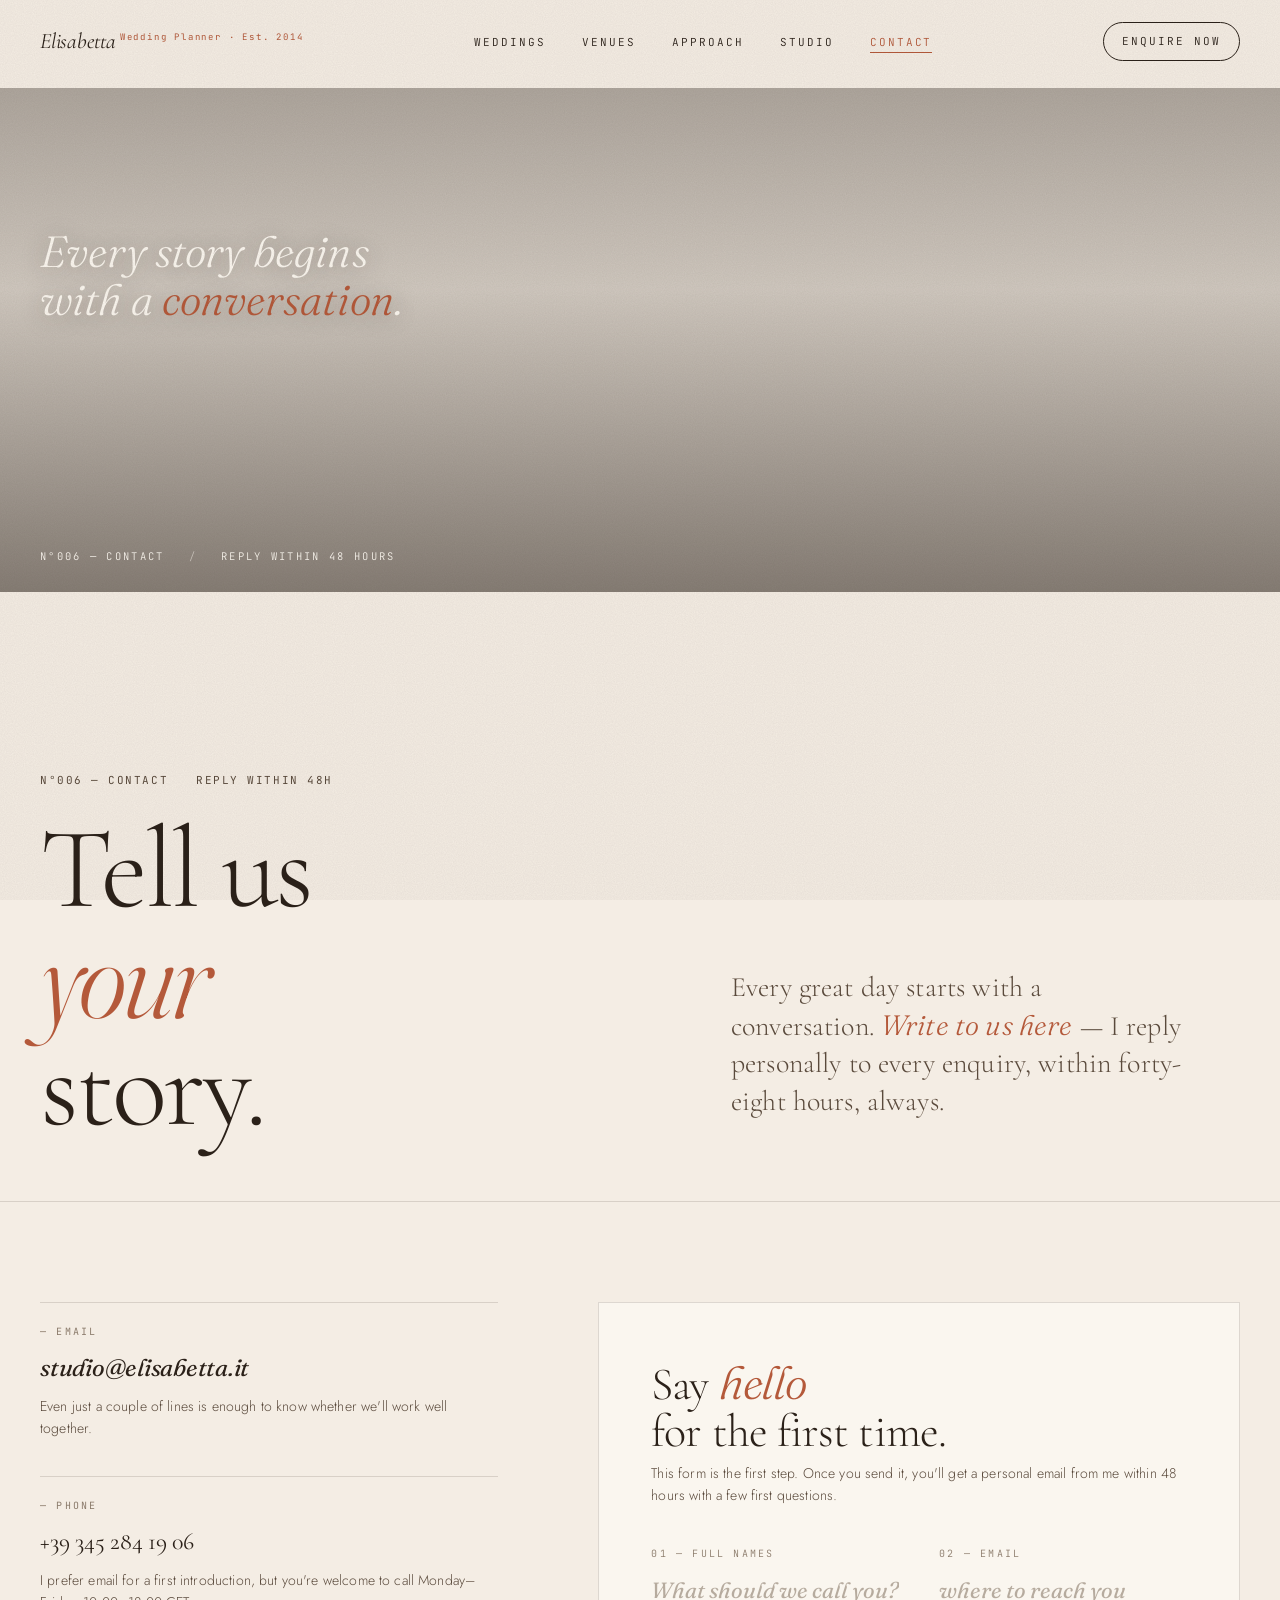
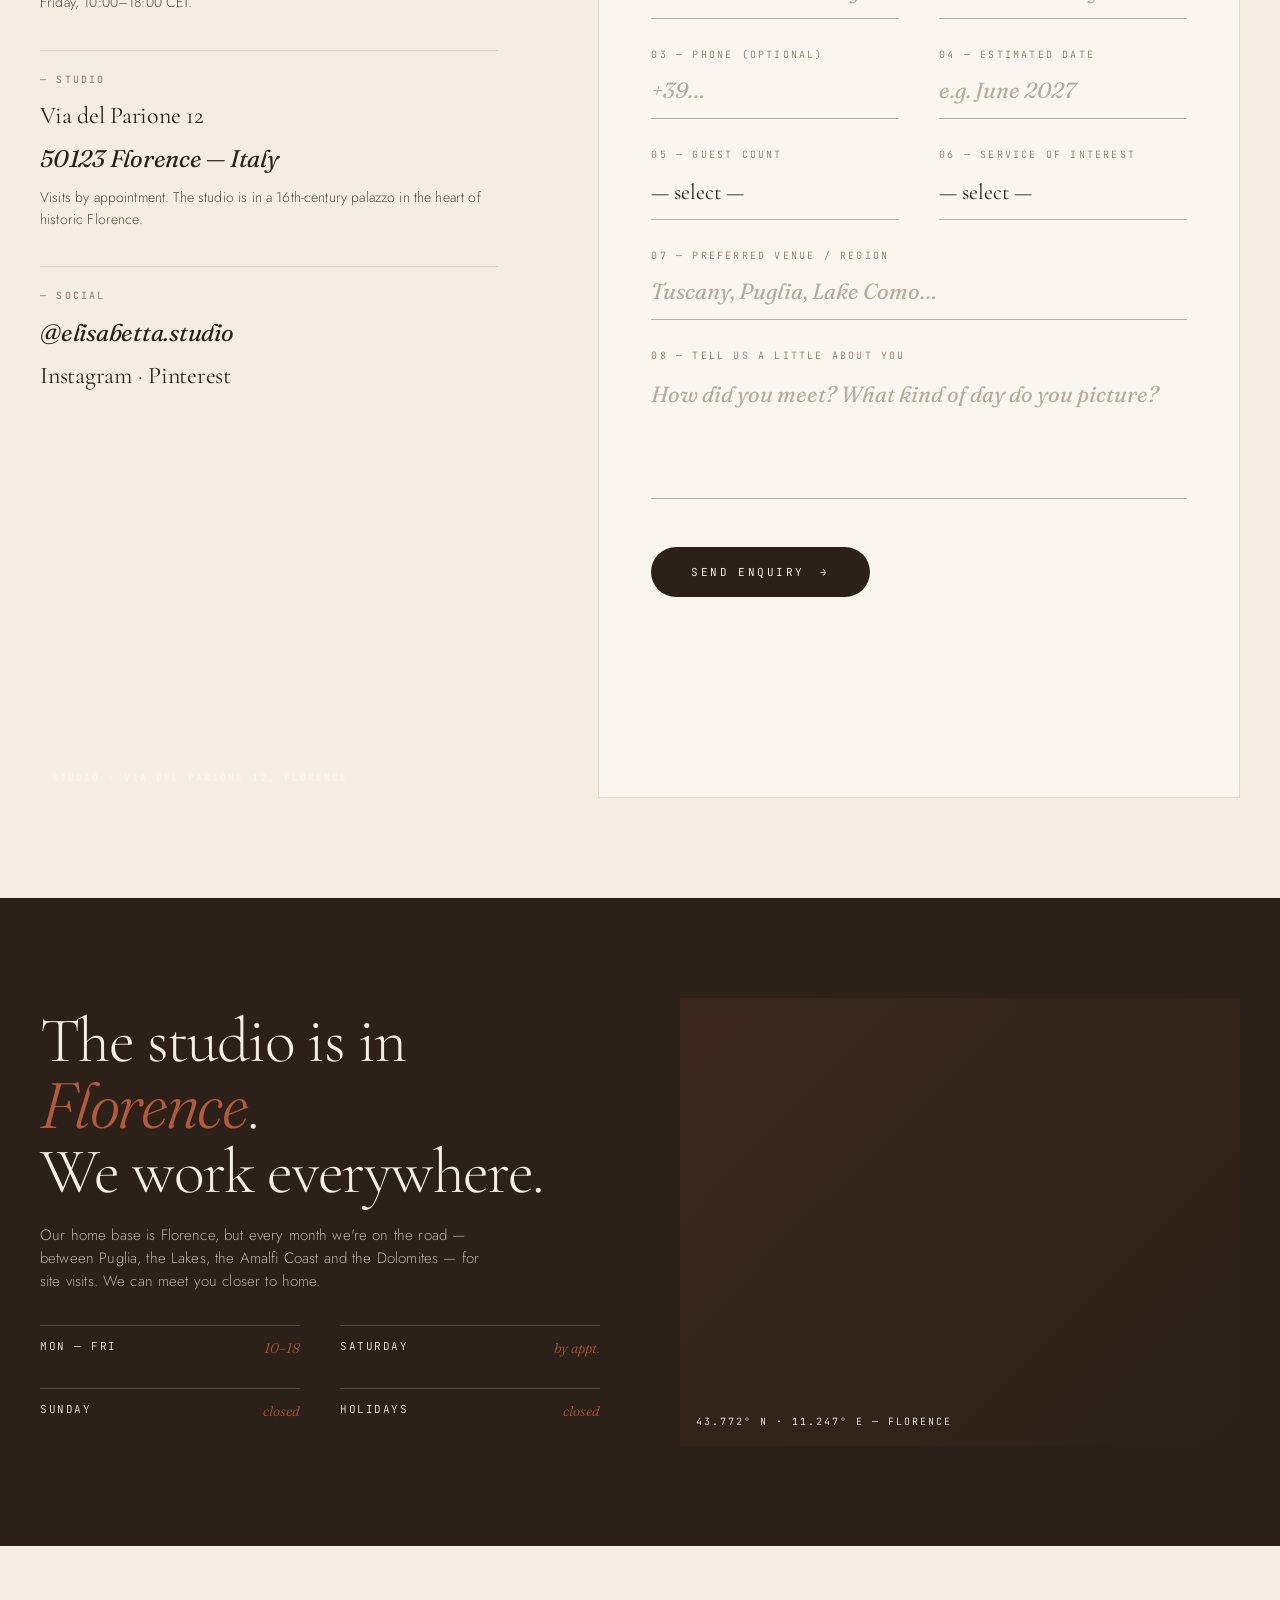
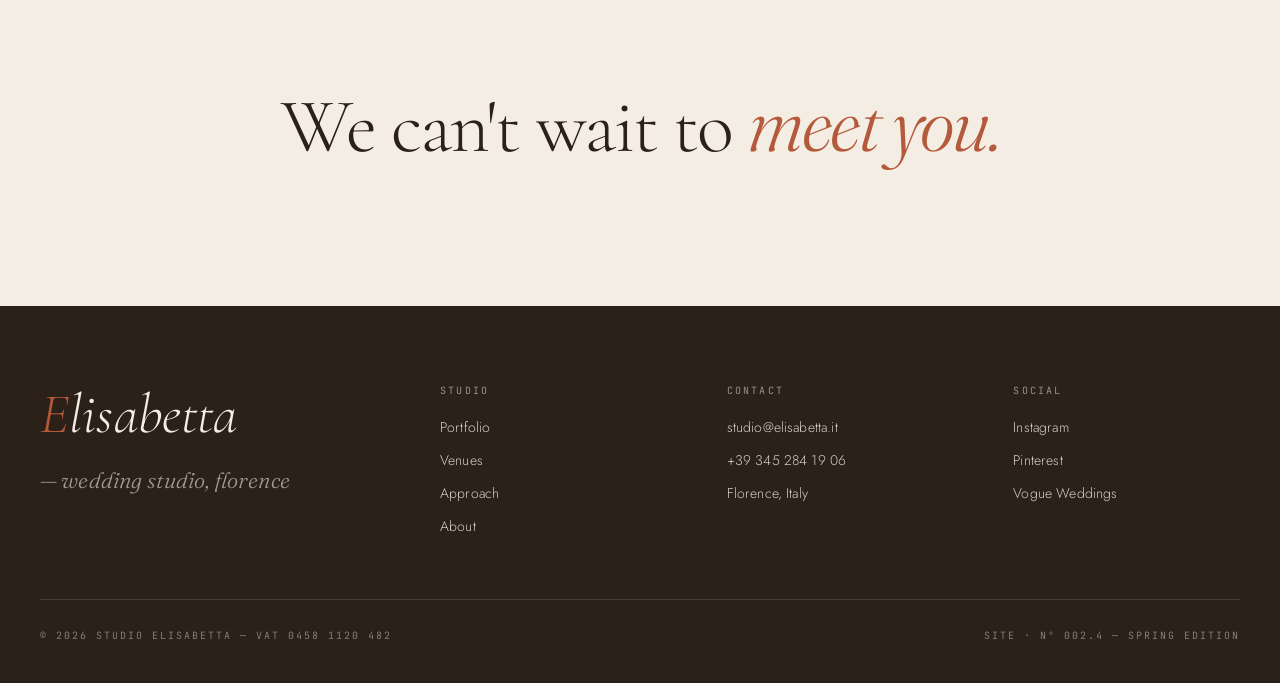
<file: vercel-deploy/contatti.html>
<!doctype html>
<html lang="en">
<head>
<meta charset="utf-8" />
<meta name="viewport" content="width=device-width,initial-scale=1" />
<title>Contatti — Elisabetta Wedding Planner</title>
<link rel="preconnect" href="https://fonts.googleapis.com">
<link rel="preconnect" href="https://fonts.gstatic.com" crossorigin>
<link href="https://fonts.googleapis.com/css2?family=Cormorant+Garamond:ital,wght@0,300;0,400;0,500;1,300;1,400&family=Fraunces:ital,opsz,wght@0,9..144,300;0,9..144,400;1,9..144,300;1,9..144,400&family=Jost:wght@300;400;500&family=JetBrains+Mono:wght@300;400&display=swap" rel="stylesheet">
<link rel="stylesheet" href="assets/shared.css">
<script>window.TWEAKS = { variant:'editoriale', accent:'rust', showCursor:false, wordmark:'Elisabetta' };</script>
<style>
  .c-head {
    padding: 180px 40px 60px;
    display: grid;
    grid-template-columns: 1.2fr 1fr;
    gap: 80px;
    align-items: end;
    border-bottom: 1px solid var(--line);
  }
  .c-head h1 { font-size: clamp(64px, 9vw, 144px); letter-spacing: -0.025em; line-height: 0.92; }
  .c-head h1 em { font-family: var(--ff-italic); font-style: italic; color: var(--rust); }
  .c-head__lede { font-family: var(--ff-display); font-size: clamp(22px, 2.2vw, 28px); line-height: 1.35; font-weight: 300; color: var(--ink-soft); max-width: 460px; padding-bottom: 20px; }
  .c-head__lede em { font-family: var(--ff-italic); font-style: italic; color: var(--rust); }

  .c-body {
    display: grid;
    grid-template-columns: 1fr 1.4fr;
    gap: 100px;
    padding: 100px 40px;
    max-width: 1400px; margin: 0 auto;
  }
  .c-info { display: flex; flex-direction: column; gap: 36px; }
  .c-info__block { display: flex; flex-direction: column; gap: 6px; padding-top: 24px; border-top: 1px solid var(--line); }
  .c-info__block h4 { font-family: var(--ff-mono); font-size: 10px; letter-spacing: 0.22em; text-transform: uppercase; color: var(--ink-mute); font-weight: 400; margin-bottom: 6px; }
  .c-info__block .v { font-family: var(--ff-display); font-size: 24px; font-weight: 400; letter-spacing: -0.01em; }
  .c-info__block .v.it { font-family: var(--ff-italic); font-style: italic; }
  .c-info__block p { font-size: 14px; color: var(--ink-soft); line-height: 1.55; margin-top: 4px; }
  .c-info__studio {
    margin-top: 24px;
    aspect-ratio: 4/3;
    background-image: url("https://images.unsplash.com/photo-1600585154340-be6161a56a0c?auto=format&fit=crop&w=900&q=80");
    background-size: cover; background-position: center;
    position: relative;
  }
  .c-info__studio::after {
    content: "Studio · Via del Parione 12, Florence";
    position: absolute; bottom: 12px; left: 12px;
    font-family: var(--ff-mono); font-size: 10px; letter-spacing: 0.2em; text-transform: uppercase;
    color: var(--cream-pale);
  }

  .c-form { background: var(--cream-pale); padding: 56px 52px; border: 1px solid var(--line); }
  .c-form h2 { font-family: var(--ff-display); font-size: clamp(32px, 3.6vw, 48px); letter-spacing: -0.02em; margin-bottom: 8px; }
  .c-form h2 em { font-family: var(--ff-italic); font-style: italic; color: var(--rust); }
  .c-form__lede { color: var(--ink-soft); font-size: 14px; margin-bottom: 40px; }

  .map-strip { background: var(--ink); color: var(--cream); padding: 100px 40px; }
  .map-strip__wrap { max-width: 1400px; margin: 0 auto; display: grid; grid-template-columns: 1fr 1fr; gap: 80px; align-items: center; }
  .map-strip h2 { font-family: var(--ff-display); font-size: clamp(40px, 5vw, 72px); letter-spacing: -0.025em; line-height: 1; }
  .map-strip h2 em { font-family: var(--ff-italic); font-style: italic; color: var(--rust); }
  .map-strip p { color: rgba(244,237,228,0.7); max-width: 440px; margin-top: 20px; }
  .map-strip__hours { display: grid; grid-template-columns: 1fr 1fr; gap: 16px 40px; margin-top: 32px; }
  .map-strip__hours div { padding: 12px 0; border-top: 1px solid rgba(244,237,228,0.2); display: flex; justify-content: space-between; font-family: var(--ff-mono); font-size: 11px; letter-spacing: 0.14em; text-transform: uppercase; }
  .map-strip__hours div em { font-family: var(--ff-italic); font-style: italic; text-transform: none; letter-spacing: 0; color: var(--rust); font-size: 14px; }

  .map-strip__map {
    aspect-ratio: 5/4;
    background-image:
      linear-gradient(135deg, rgba(180,89,58,0.1), rgba(43,33,25,0.6)),
      url("https://images.unsplash.com/photo-1543429776-2782fc8e1acd?auto=format&fit=crop&w=1200&q=80");
    background-size: cover; background-position: center;
    position: relative;
  }
  .map-strip__map::after {
    content: "43.772° N · 11.247° E — Florence";
    position: absolute; bottom: 16px; left: 16px;
    font-family: var(--ff-mono); font-size: 10px; letter-spacing: 0.2em; text-transform: uppercase;
    color: var(--cream-pale);
  }

  .c-close {
    padding: 140px 40px;
    text-align: center;
    max-width: 1000px; margin: 0 auto;
  }
  .c-close h2 {
    font-family: var(--ff-display);
    font-size: clamp(48px, 6vw, 88px);
    letter-spacing: -0.025em;
    line-height: 1;
  }
  .c-close h2 em { font-family: var(--ff-italic); font-style: italic; color: var(--rust); }

  @media (max-width: 900px) {
    .c-head, .c-body, .map-strip__wrap { grid-template-columns: 1fr; padding: 140px 24px 40px; gap: 40px; }
    .c-form { padding: 32px 24px; }
  }
</style>
</head>
<body>
<div class="cursor" id="cursor"></div>
<div data-nav></div>

<section class="pagehero" style="background-image:url('https://images.unsplash.com/photo-1470337458703-46ad1756a187?auto=format&fit=crop&w=1800&q=80');">
  <div class="pagehero__kicker">Every story begins<br/>with a <em>conversation</em>.</div>
  <div class="pagehero__cap"><span>N°006 — Contact</span><i>/</i><span>Reply within 48 hours</span></div>
</section>

<section class="c-head">
  <div>
    <div class="pagehead__meta"><span class="mono">N°006 — Contact</span><span class="mono">Reply within 48h</span></div>
    <h1>Tell us<br/><em>your</em><br/>story.</h1>
  </div>
  <p class="c-head__lede">
    Every great day starts with a conversation. <em>Write to us here</em> — I reply personally to every enquiry, within forty-eight hours, always.
  </p>
</section>

<section class="c-body">
  <aside class="c-info reveal">
    <div class="c-info__block">
      <h4>— Email</h4>
      <span class="v it">studio@elisabetta.it</span>
      <p>Even just a couple of lines is enough to know whether we'll work well together.</p>
    </div>
    <div class="c-info__block">
      <h4>— Phone</h4>
      <span class="v">+39 345 284 19 06</span>
      <p>I prefer email for a first introduction, but you're welcome to call Monday–Friday, 10:00–18:00 CET.</p>
    </div>
    <div class="c-info__block">
      <h4>— Studio</h4>
      <span class="v">Via del Parione 12</span>
      <span class="v it">50123 Florence — Italy</span>
      <p>Visits by appointment. The studio is in a 16th-century palazzo in the heart of historic Florence.</p>
    </div>
    <div class="c-info__block">
      <h4>— Social</h4>
      <span class="v it">@elisabetta.studio</span>
      <span class="v">Instagram · Pinterest</span>
    </div>
    <div class="c-info__studio"></div>
  </aside>

  <div class="c-form reveal" id="formWrap">
    <h2>Say <em>hello</em><br/>for the first time.</h2>
    <p class="c-form__lede">This form is the first step. Once you send it, you'll get a personal email from me within 48 hours with a few first questions.</p>

    <form class="contact__form" id="form">
      <div class="field__row">
        <div class="field">
          <label>01 — Full names</label>
          <input type="text" name="name" placeholder="What should we call you?" required>
        </div>
        <div class="field">
          <label>02 — Email</label>
          <input type="email" name="email" placeholder="where to reach you" required>
        </div>
      </div>
      <div class="field__row">
        <div class="field">
          <label>03 — Phone (optional)</label>
          <input type="text" name="phone" placeholder="+39…">
        </div>
        <div class="field">
          <label>04 — Estimated date</label>
          <input type="text" name="date" placeholder="e.g. June 2027">
        </div>
      </div>
      <div class="field__row">
        <div class="field">
          <label>05 — Guest count</label>
          <select name="guests">
            <option>— select —</option>
            <option>Up to 40</option>
            <option>40 — 80</option>
            <option>80 — 150</option>
            <option>Over 150</option>
          </select>
        </div>
        <div class="field">
          <label>06 — Service of interest</label>
          <select name="pkg">
            <option>— select —</option>
            <option>Consulting</option>
            <option>Full planning</option>
            <option>Destination</option>
            <option>Not sure yet</option>
          </select>
        </div>
      </div>
      <div class="field">
        <label>07 — Preferred venue / region</label>
        <input type="text" name="where" placeholder="Tuscany, Puglia, Lake Como…">
      </div>
      <div class="field">
        <label>08 — Tell us a little about you</label>
        <textarea name="message" placeholder="How did you meet? What kind of day do you picture?" rows="4"></textarea>
      </div>
      <button class="submit" type="submit">Send enquiry <span class="arrow">→</span></button>
    </form>
  </div>
</section>

<section class="map-strip">
  <div class="map-strip__wrap">
    <div>
      <h2>The studio is in <em>Florence</em>.<br/>We work everywhere.</h2>
      <p>Our home base is Florence, but every month we're on the road — between Puglia, the Lakes, the Amalfi Coast and the Dolomites — for site visits. We can meet you closer to home.</p>
      <div class="map-strip__hours">
        <div>Mon — Fri <em>10–18</em></div>
        <div>Saturday <em>by appt.</em></div>
        <div>Sunday <em>closed</em></div>
        <div>Holidays <em>closed</em></div>
      </div>
    </div>
    <div class="map-strip__map"></div>
  </div>
</section>

<section class="c-close reveal">
  <h2>We can't wait to <em>meet you.</em></h2>
</section>

<div data-foot></div>

<script src="assets/partials.js"></script>
<script src="assets/chrome.js"></script>
</body>
</html>
</file>
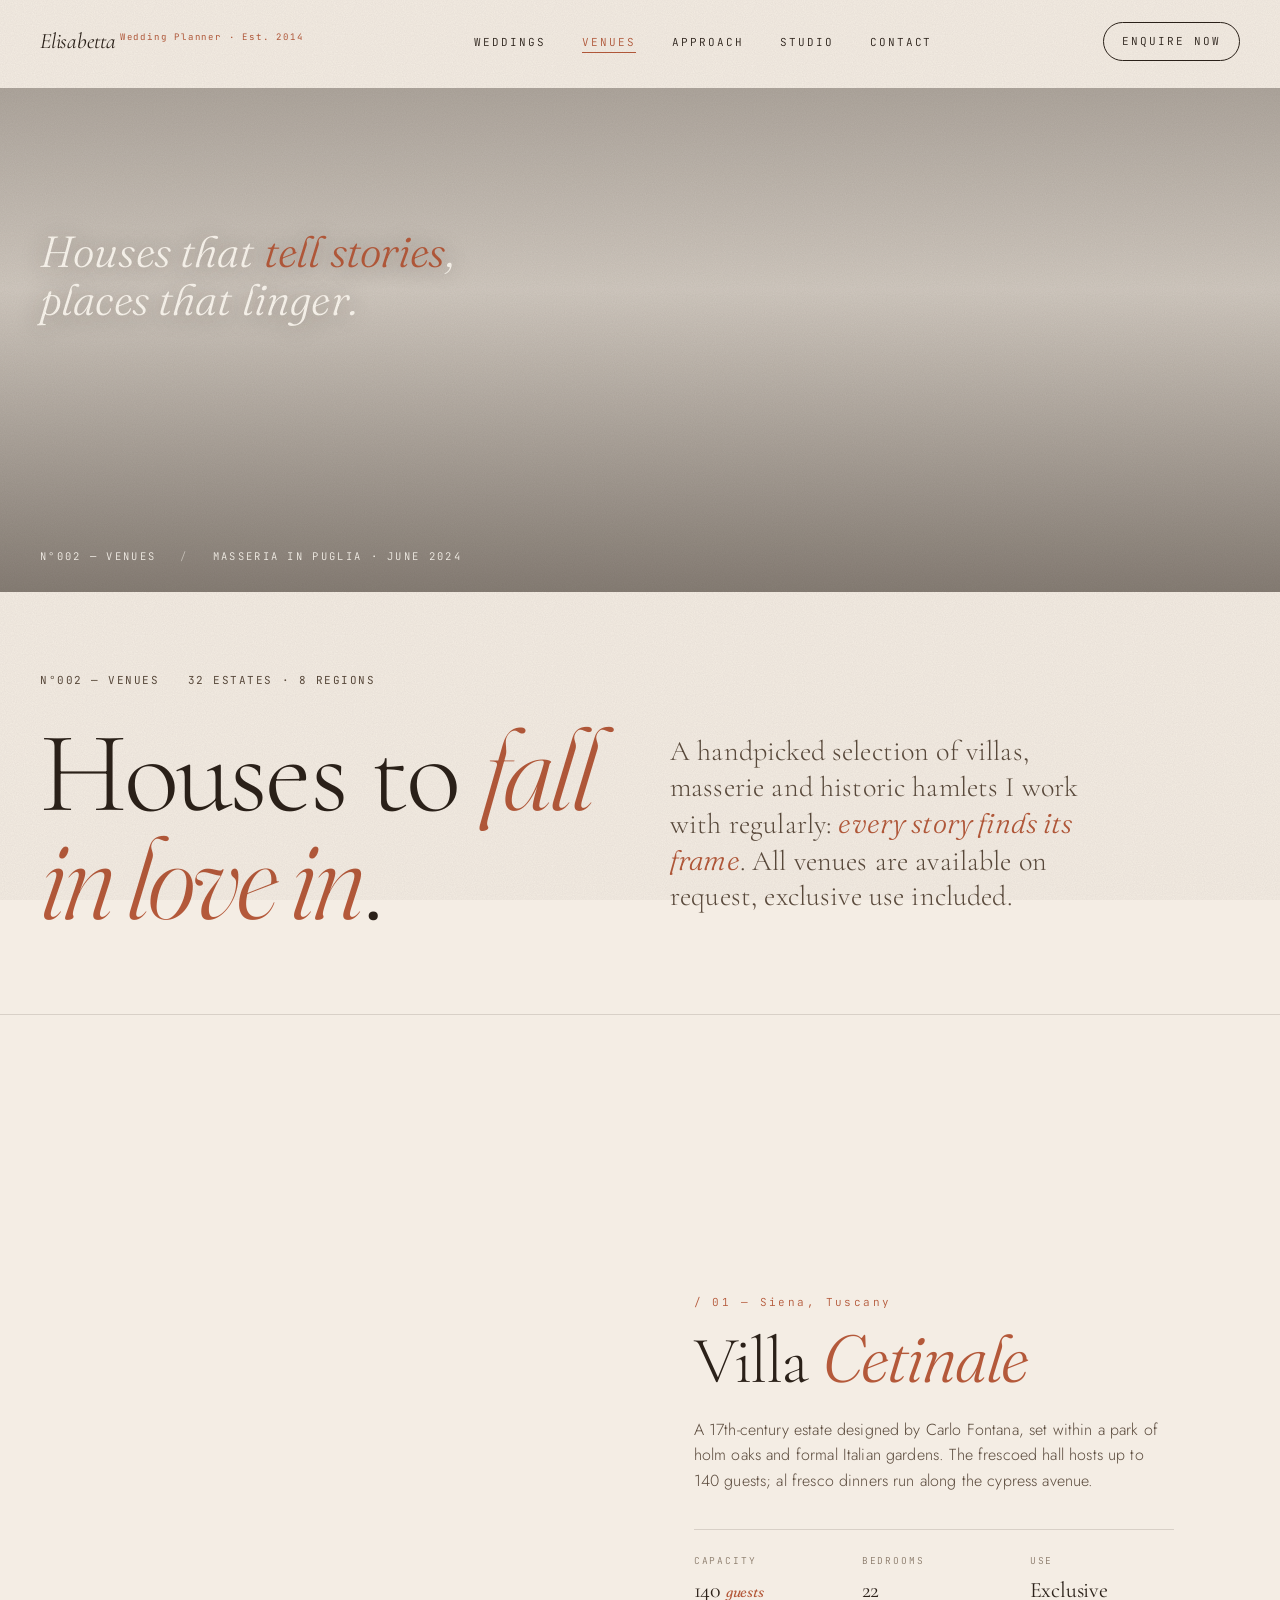
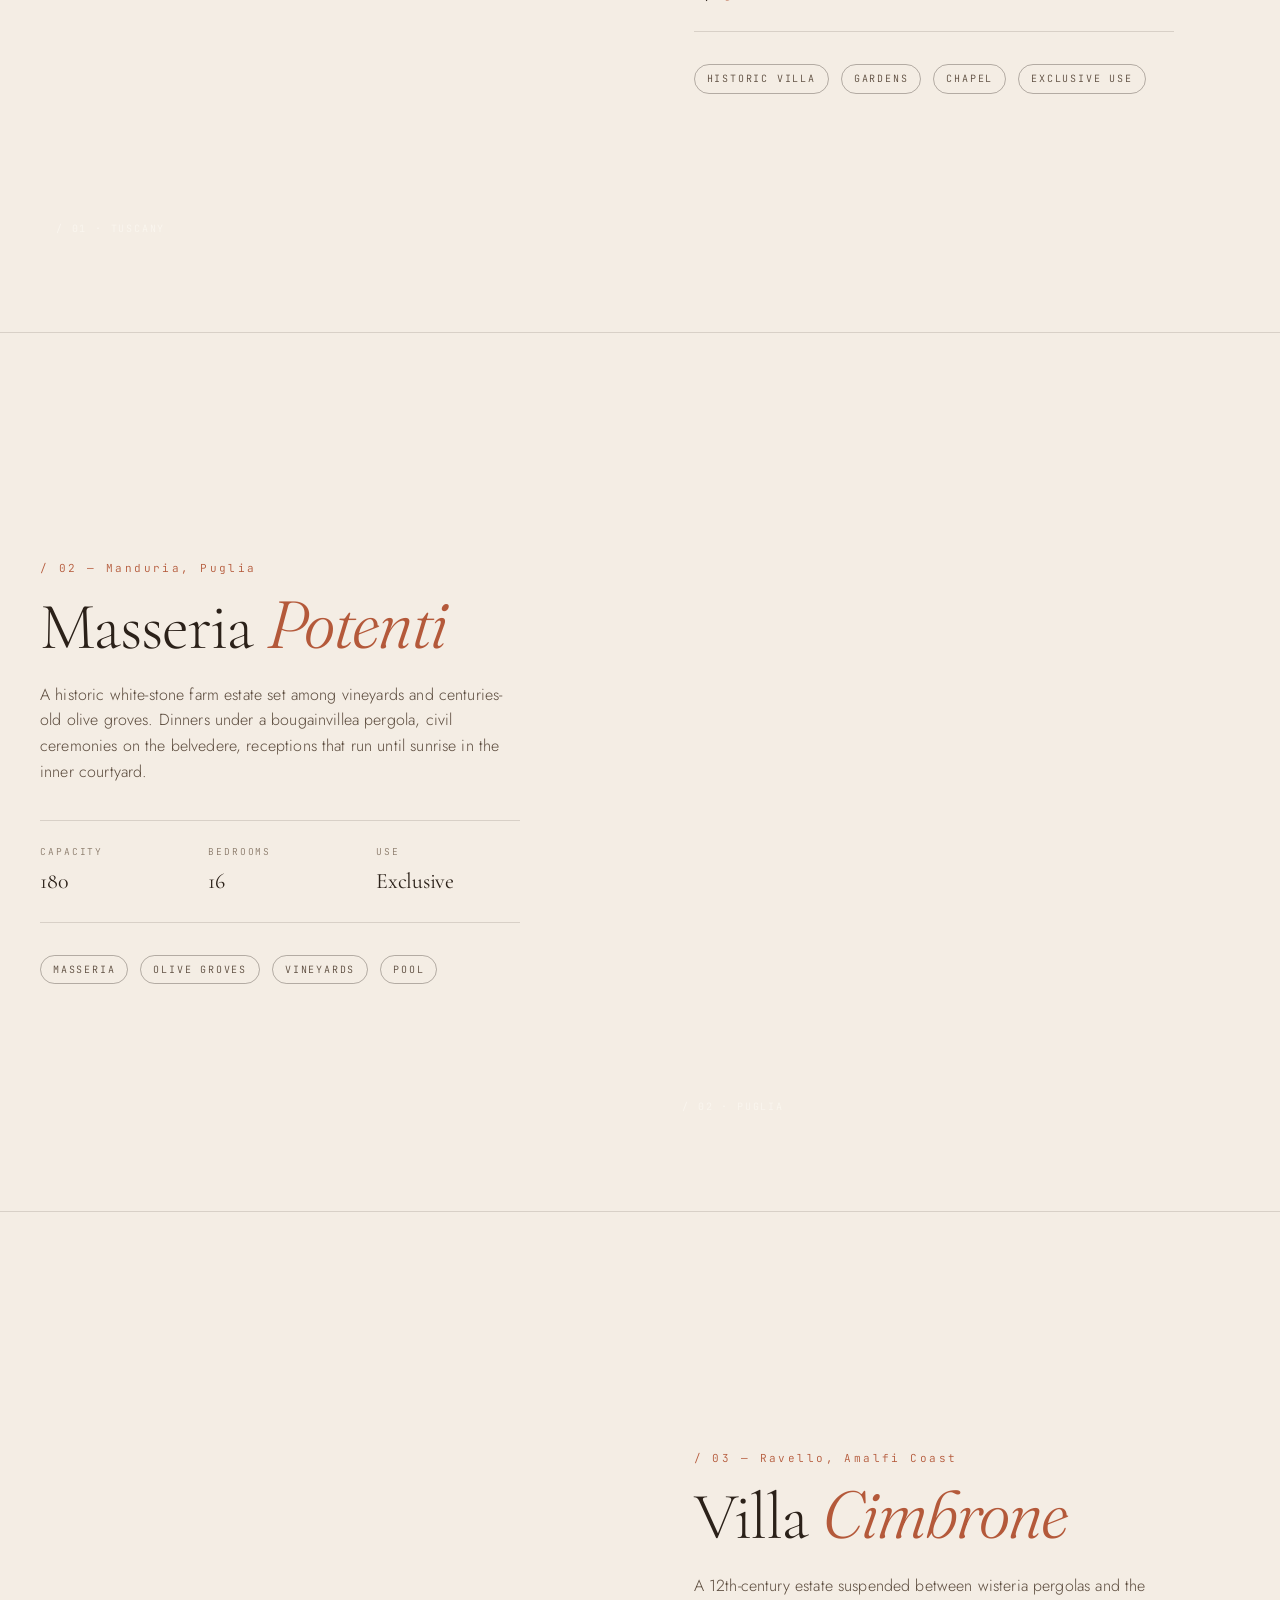
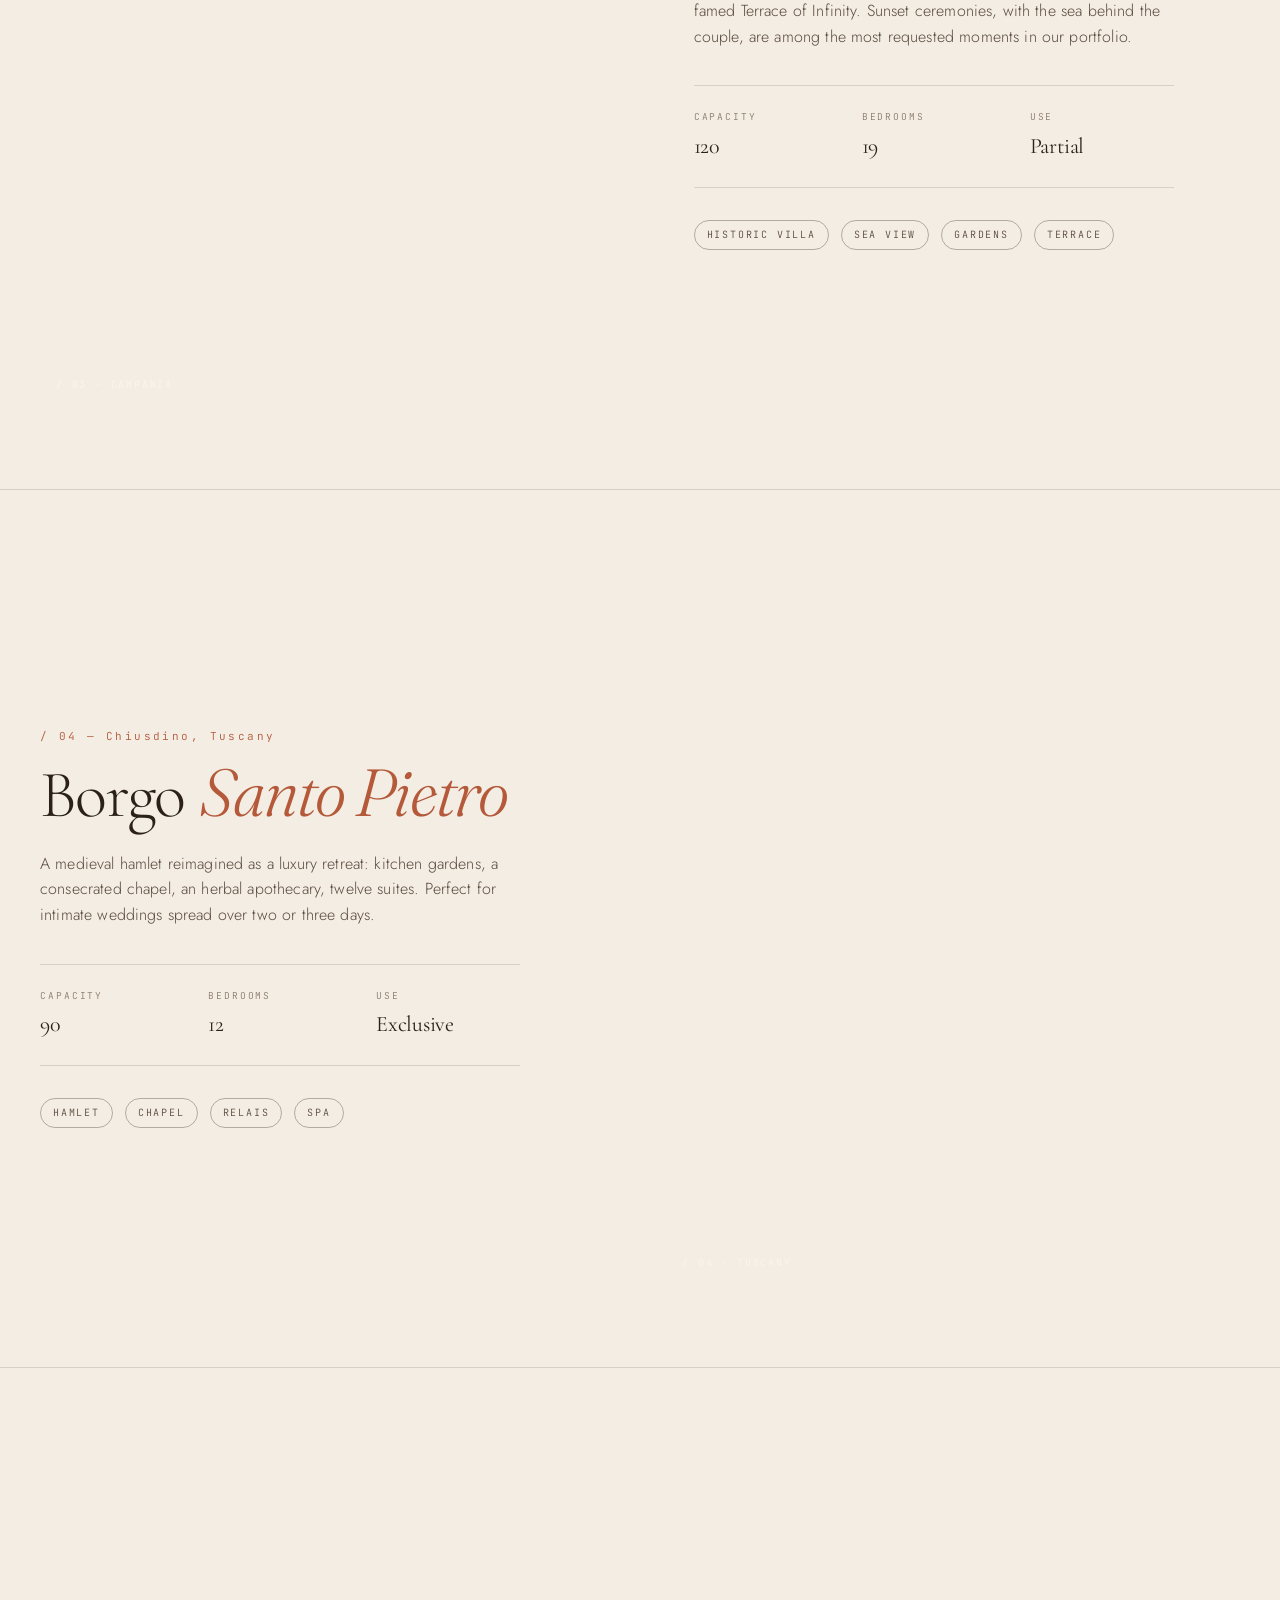
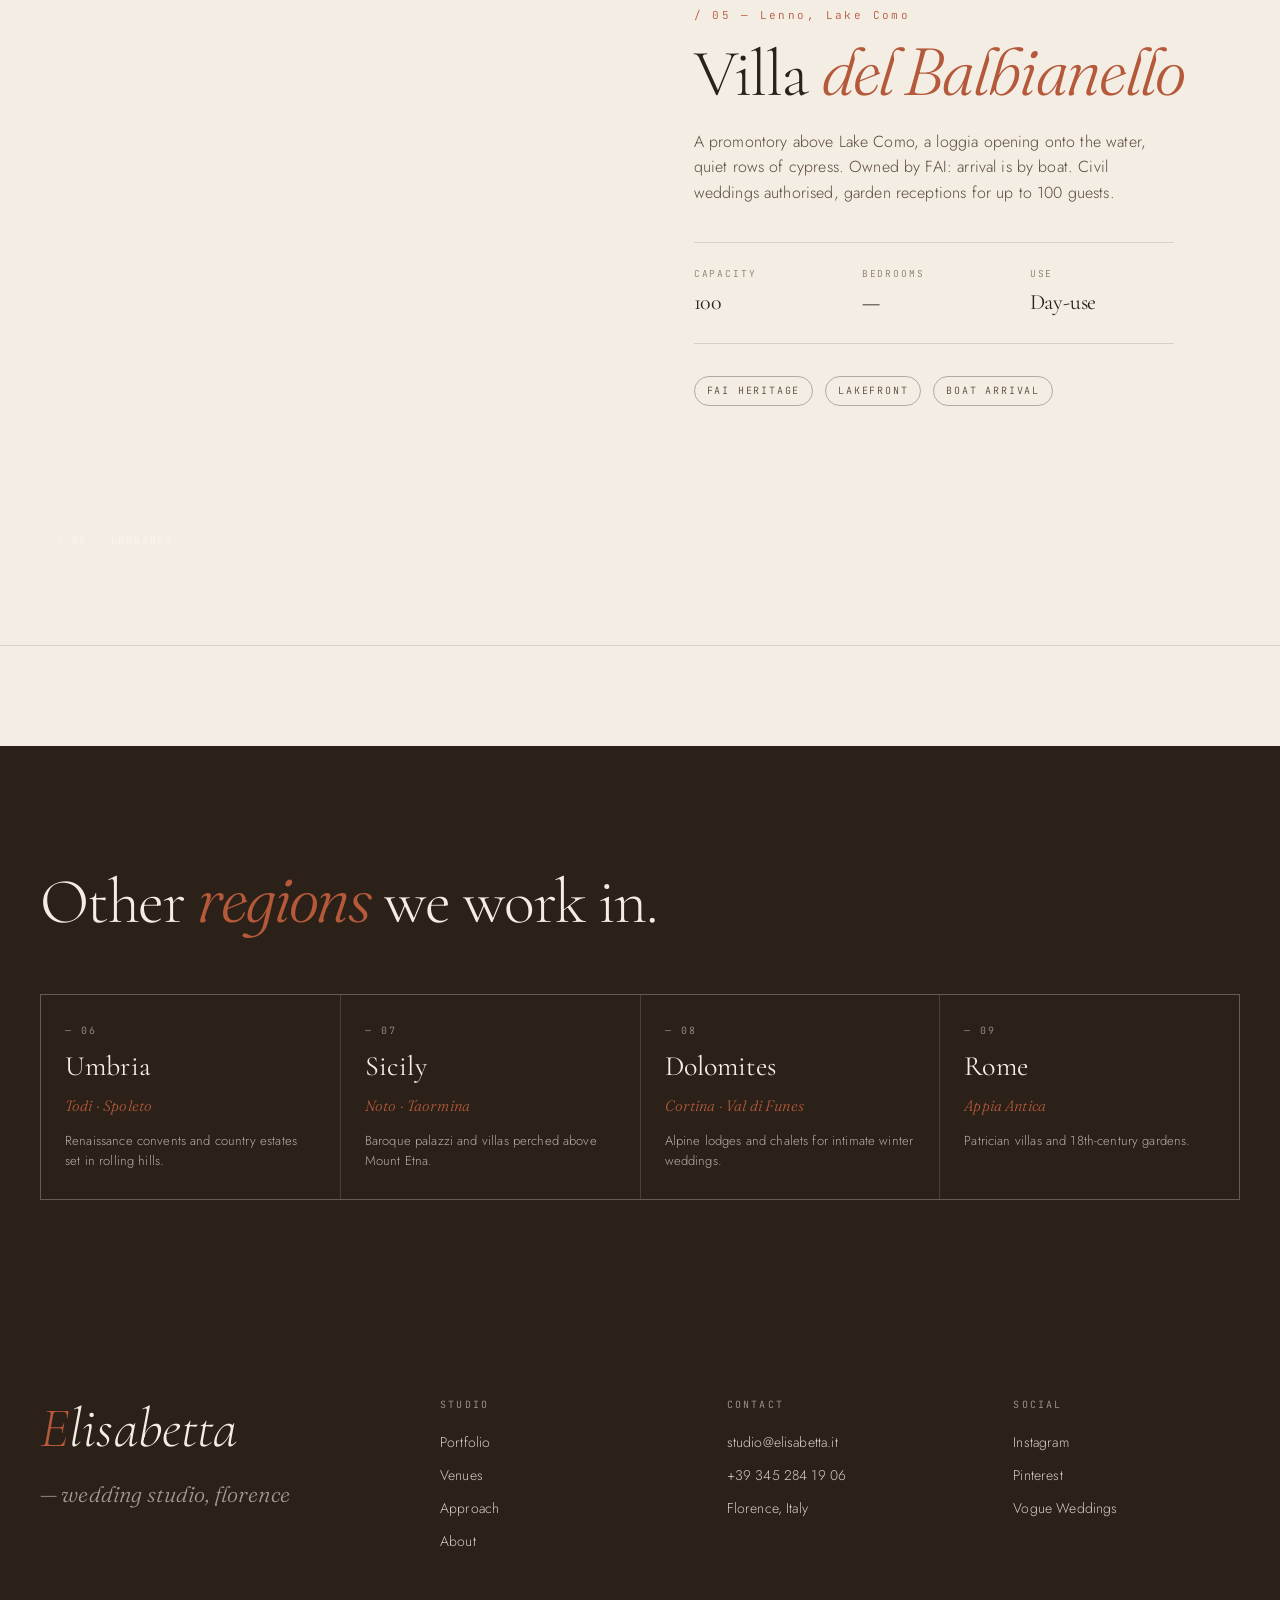
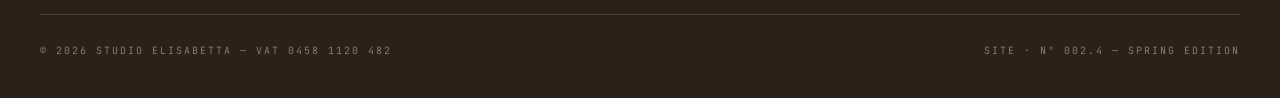
<file: vercel-deploy/location.html>
<!doctype html>
<html lang="en">
<head>
<meta charset="utf-8" />
<meta name="viewport" content="width=device-width,initial-scale=1" />
<title>Location — Elisabetta Wedding Planner</title>
<link rel="preconnect" href="https://fonts.googleapis.com">
<link rel="preconnect" href="https://fonts.gstatic.com" crossorigin>
<link href="https://fonts.googleapis.com/css2?family=Cormorant+Garamond:ital,wght@0,300;0,400;0,500;1,300;1,400&family=Fraunces:ital,opsz,wght@0,9..144,300;0,9..144,400;1,9..144,300;1,9..144,400&family=Jost:wght@300;400;500&family=JetBrains+Mono:wght@300;400&display=swap" rel="stylesheet">
<link rel="stylesheet" href="assets/shared.css">
<script>window.TWEAKS = { variant:'editoriale', accent:'rust', showCursor:false, wordmark:'Elisabetta' };</script>
<style>
  .loc-list { padding: 40px 0 100px; }
  .loc-row {
    display: grid;
    grid-template-columns: 1.05fr 1fr;
    gap: 80px;
    padding: 80px 40px;
    align-items: center;
    border-bottom: 1px solid var(--line);
    position: relative;
  }
  .loc-row:nth-child(even) { grid-template-columns: 1fr 1.05fr; }
  .loc-row:nth-child(even) .loc-row__img { order: 2; }
  .loc-row:nth-child(even) .loc-row__body { order: 1; }
  .loc-row__img {
    aspect-ratio: 4/5;
    background-size: cover; background-position: center;
    position: relative;
    overflow: hidden;
  }
  .loc-row__img::after {
    content: attr(data-cap);
    position: absolute; left: 16px; bottom: 16px;
    font-family: var(--ff-mono); font-size: 10px; letter-spacing: 0.18em;
    text-transform: uppercase; color: var(--cream-pale);
  }
  .loc-row__num { font-family: var(--ff-mono); font-size: 11px; letter-spacing: 0.22em; color: var(--rust); margin-bottom: 16px; }
  .loc-row h2 {
    font-size: clamp(44px, 5.2vw, 80px);
    letter-spacing: -0.025em;
    line-height: 0.95;
    margin-bottom: 24px;
  }
  .loc-row h2 em { font-family: var(--ff-italic); font-style: italic; color: var(--rust); }
  .loc-row__body p { font-size: 16px; color: var(--ink-soft); max-width: 480px; line-height: 1.6; margin-bottom: 28px; }
  .loc-row__stats { display: grid; grid-template-columns: repeat(3, 1fr); gap: 24px; margin: 36px 0 32px; padding: 24px 0; border-top: 1px solid var(--line); border-bottom: 1px solid var(--line); max-width: 480px; }
  .loc-row__stats div { display: flex; flex-direction: column; gap: 4px; }
  .loc-row__stats span { font-family: var(--ff-mono); font-size: 9.5px; letter-spacing: 0.2em; text-transform: uppercase; color: var(--ink-mute); }
  .loc-row__stats b { font-family: var(--ff-display); font-weight: 400; font-size: 22px; letter-spacing: -0.01em; }
  .loc-row__tags { display: flex; gap: 12px; flex-wrap: wrap; }
  .loc-row__tags span {
    font-family: var(--ff-mono); font-size: 10px; letter-spacing: 0.18em;
    text-transform: uppercase; color: var(--ink-soft);
    padding: 6px 12px; border: 1px solid var(--line-strong); border-radius: 100px;
  }

  .loc-map {
    background: var(--ink); color: var(--cream);
    padding: 120px 40px;
  }
  .loc-map h2 { font-family: var(--ff-display); font-size: clamp(44px, 5vw, 72px); letter-spacing: -0.025em; max-width: 700px; margin-bottom: 60px; }
  .loc-map h2 em { font-family: var(--ff-italic); font-style: italic; color: var(--rust); }
  .loc-map__regions { display: grid; grid-template-columns: repeat(4, 1fr); gap: 1px; background: rgba(244,237,228,0.15); border: 1px solid rgba(244,237,228,0.15); }
  .loc-map__region { background: var(--ink); padding: 28px 24px; display: flex; flex-direction: column; gap: 6px; }
  .loc-map__region b { font-family: var(--ff-display); font-size: 28px; font-weight: 400; }
  .loc-map__region em { font-family: var(--ff-italic); font-style: italic; color: var(--rust); }
  .loc-map__region span { font-family: var(--ff-mono); font-size: 10px; letter-spacing: 0.2em; text-transform: uppercase; color: rgba(244,237,228,0.55); }
  .loc-map__region p { font-size: 13px; color: rgba(244,237,228,0.7); margin-top: 8px; }

  @media (max-width: 900px) {
    .loc-row, .loc-row:nth-child(even) { grid-template-columns: 1fr; gap: 32px; padding: 60px 24px; }
    .loc-row:nth-child(even) .loc-row__img, .loc-row:nth-child(even) .loc-row__body { order: initial; }
    .loc-map__regions { grid-template-columns: 1fr 1fr; }
  }
</style>
</head>
<body>
<div class="cursor" id="cursor"></div>
<div data-nav></div>

<section class="pagehero" style="background-image:url('https://images.unsplash.com/photo-1464822759023-fed622ff2c3b?auto=format&fit=crop&w=1800&q=80');">
  <div class="pagehero__kicker">Houses that <em>tell stories</em>,<br/>places that linger.</div>
  <div class="pagehero__cap"><span>N°002 — Venues</span><i>/</i><span>Masseria in Puglia · June 2024</span></div>
</section>

<section class="pagehead pagehead--after">
  <div>
    <div class="pagehead__meta">
      <span class="mono">N°002 — Venues</span>
      <span class="mono">32 estates · 8 regions</span>
    </div>
    <h1>Houses to <em>fall<br/>in love in</em>.</h1>
  </div>
  <p class="pagehead__lede">
    A handpicked selection of villas, masserie and historic hamlets I work with regularly: <em>every story finds its frame</em>. All venues are available on request, exclusive use included.
  </p>
</section>

<section class="loc-list">

  <article class="loc-row reveal">
    <div class="loc-row__img" style="background-image:url('https://images.unsplash.com/photo-1523978591478-c753949ff840?auto=format&fit=crop&w=1200&q=80');" data-cap="/ 01 · Tuscany"></div>
    <div class="loc-row__body">
      <div class="loc-row__num">/ 01 — Siena, Tuscany</div>
      <h2>Villa <em>Cetinale</em></h2>
      <p>A 17th-century estate designed by Carlo Fontana, set within a park of holm oaks and formal Italian gardens. The frescoed hall hosts up to 140 guests; al fresco dinners run along the cypress avenue.</p>
      <div class="loc-row__stats">
        <div><span>Capacity</span><b>140 <em style="font-family:var(--ff-italic); color:var(--rust); font-size:14px;">guests</em></b></div>
        <div><span>Bedrooms</span><b>22</b></div>
        <div><span>Use</span><b>Exclusive</b></div>
      </div>
      <div class="loc-row__tags"><span>Historic villa</span><span>Gardens</span><span>Chapel</span><span>Exclusive use</span></div>
    </div>
  </article>

  <article class="loc-row reveal">
    <div class="loc-row__img" style="background-image:url('https://images.unsplash.com/photo-1464822759023-fed622ff2c3b?auto=format&fit=crop&w=1200&q=80');" data-cap="/ 02 · Puglia"></div>
    <div class="loc-row__body">
      <div class="loc-row__num">/ 02 — Manduria, Puglia</div>
      <h2>Masseria <em>Potenti</em></h2>
      <p>A historic white-stone farm estate set among vineyards and centuries-old olive groves. Dinners under a bougainvillea pergola, civil ceremonies on the belvedere, receptions that run until sunrise in the inner courtyard.</p>
      <div class="loc-row__stats">
        <div><span>Capacity</span><b>180</b></div>
        <div><span>Bedrooms</span><b>16</b></div>
        <div><span>Use</span><b>Exclusive</b></div>
      </div>
      <div class="loc-row__tags"><span>Masseria</span><span>Olive groves</span><span>Vineyards</span><span>Pool</span></div>
    </div>
  </article>

  <article class="loc-row reveal">
    <div class="loc-row__img" style="background-image:url('https://images.unsplash.com/photo-1533777324565-a040eb52facd?auto=format&fit=crop&w=1200&q=80');" data-cap="/ 03 · Campania"></div>
    <div class="loc-row__body">
      <div class="loc-row__num">/ 03 — Ravello, Amalfi Coast</div>
      <h2>Villa <em>Cimbrone</em></h2>
      <p>A 12th-century estate suspended between wisteria pergolas and the famed Terrace of Infinity. Sunset ceremonies, with the sea behind the couple, are among the most requested moments in our portfolio.</p>
      <div class="loc-row__stats">
        <div><span>Capacity</span><b>120</b></div>
        <div><span>Bedrooms</span><b>19</b></div>
        <div><span>Use</span><b>Partial</b></div>
      </div>
      <div class="loc-row__tags"><span>Historic villa</span><span>Sea view</span><span>Gardens</span><span>Terrace</span></div>
    </div>
  </article>

  <article class="loc-row reveal">
    <div class="loc-row__img" style="background-image:url('https://images.unsplash.com/photo-1528605248644-14dd04022da1?auto=format&fit=crop&w=1200&q=80');" data-cap="/ 04 · Tuscany"></div>
    <div class="loc-row__body">
      <div class="loc-row__num">/ 04 — Chiusdino, Tuscany</div>
      <h2>Borgo <em>Santo Pietro</em></h2>
      <p>A medieval hamlet reimagined as a luxury retreat: kitchen gardens, a consecrated chapel, an herbal apothecary, twelve suites. Perfect for intimate weddings spread over two or three days.</p>
      <div class="loc-row__stats">
        <div><span>Capacity</span><b>90</b></div>
        <div><span>Bedrooms</span><b>12</b></div>
        <div><span>Use</span><b>Exclusive</b></div>
      </div>
      <div class="loc-row__tags"><span>Hamlet</span><span>Chapel</span><span>Relais</span><span>Spa</span></div>
    </div>
  </article>

  <article class="loc-row reveal">
    <div class="loc-row__img" style="background-image:url('https://images.unsplash.com/photo-1507525428034-b723cf961d3e?auto=format&fit=crop&w=1200&q=80');" data-cap="/ 05 · Lombardy"></div>
    <div class="loc-row__body">
      <div class="loc-row__num">/ 05 — Lenno, Lake Como</div>
      <h2>Villa <em>del Balbianello</em></h2>
      <p>A promontory above Lake Como, a loggia opening onto the water, quiet rows of cypress. Owned by FAI: arrival is by boat. Civil weddings authorised, garden receptions for up to 100 guests.</p>
      <div class="loc-row__stats">
        <div><span>Capacity</span><b>100</b></div>
        <div><span>Bedrooms</span><b>—</b></div>
        <div><span>Use</span><b>Day-use</b></div>
      </div>
      <div class="loc-row__tags"><span>FAI heritage</span><span>Lakefront</span><span>Boat arrival</span></div>
    </div>
  </article>

</section>

<section class="loc-map">
  <h2>Other <em>regions</em> we work in.</h2>
  <div class="loc-map__regions">
    <div class="loc-map__region">
      <span>— 06</span><b>Umbria</b><em>Todi · Spoleto</em>
      <p>Renaissance convents and country estates set in rolling hills.</p>
    </div>
    <div class="loc-map__region">
      <span>— 07</span><b>Sicily</b><em>Noto · Taormina</em>
      <p>Baroque palazzi and villas perched above Mount Etna.</p>
    </div>
    <div class="loc-map__region">
      <span>— 08</span><b>Dolomites</b><em>Cortina · Val di Funes</em>
      <p>Alpine lodges and chalets for intimate winter weddings.</p>
    </div>
    <div class="loc-map__region">
      <span>— 09</span><b>Rome</b><em>Appia Antica</em>
      <p>Patrician villas and 18th-century gardens.</p>
    </div>
  </div>
</section>

<div data-foot></div>

<script src="assets/partials.js"></script>
<script src="assets/chrome.js"></script>
</body>
</html>
</file>
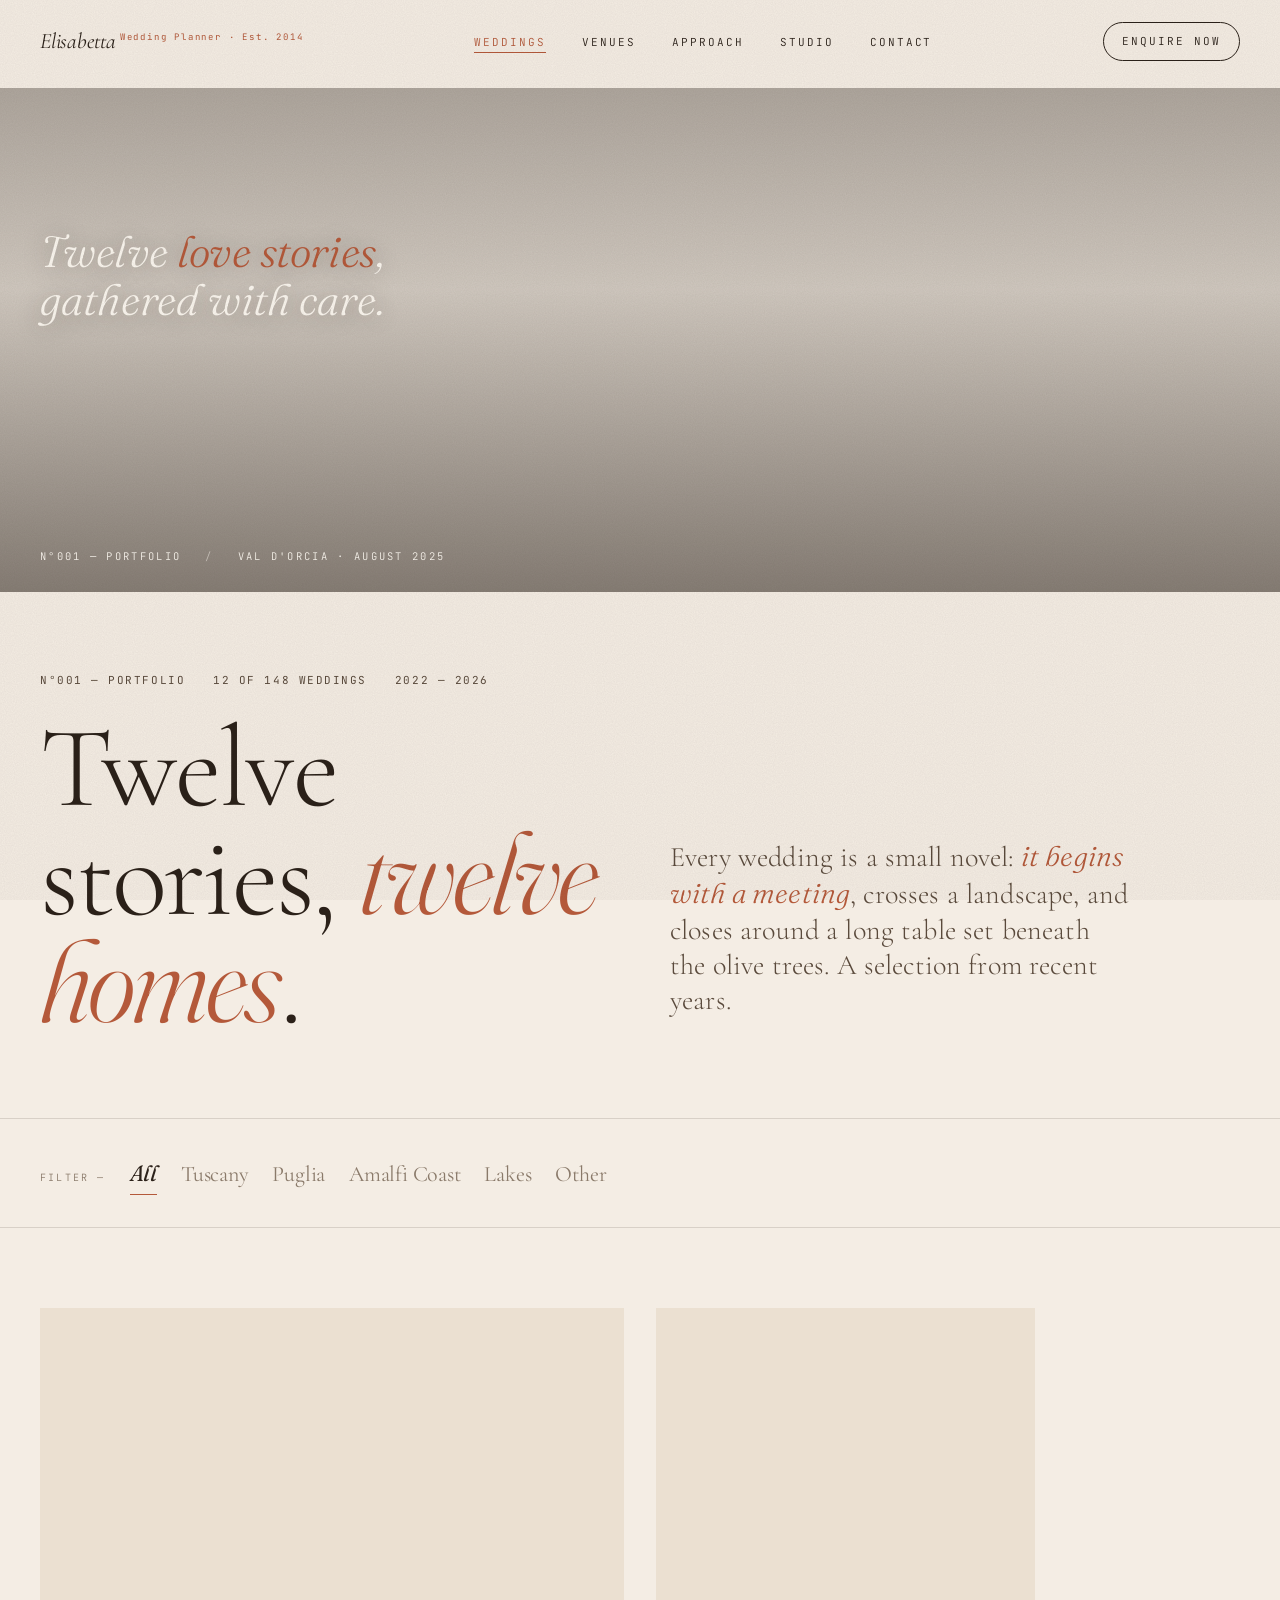
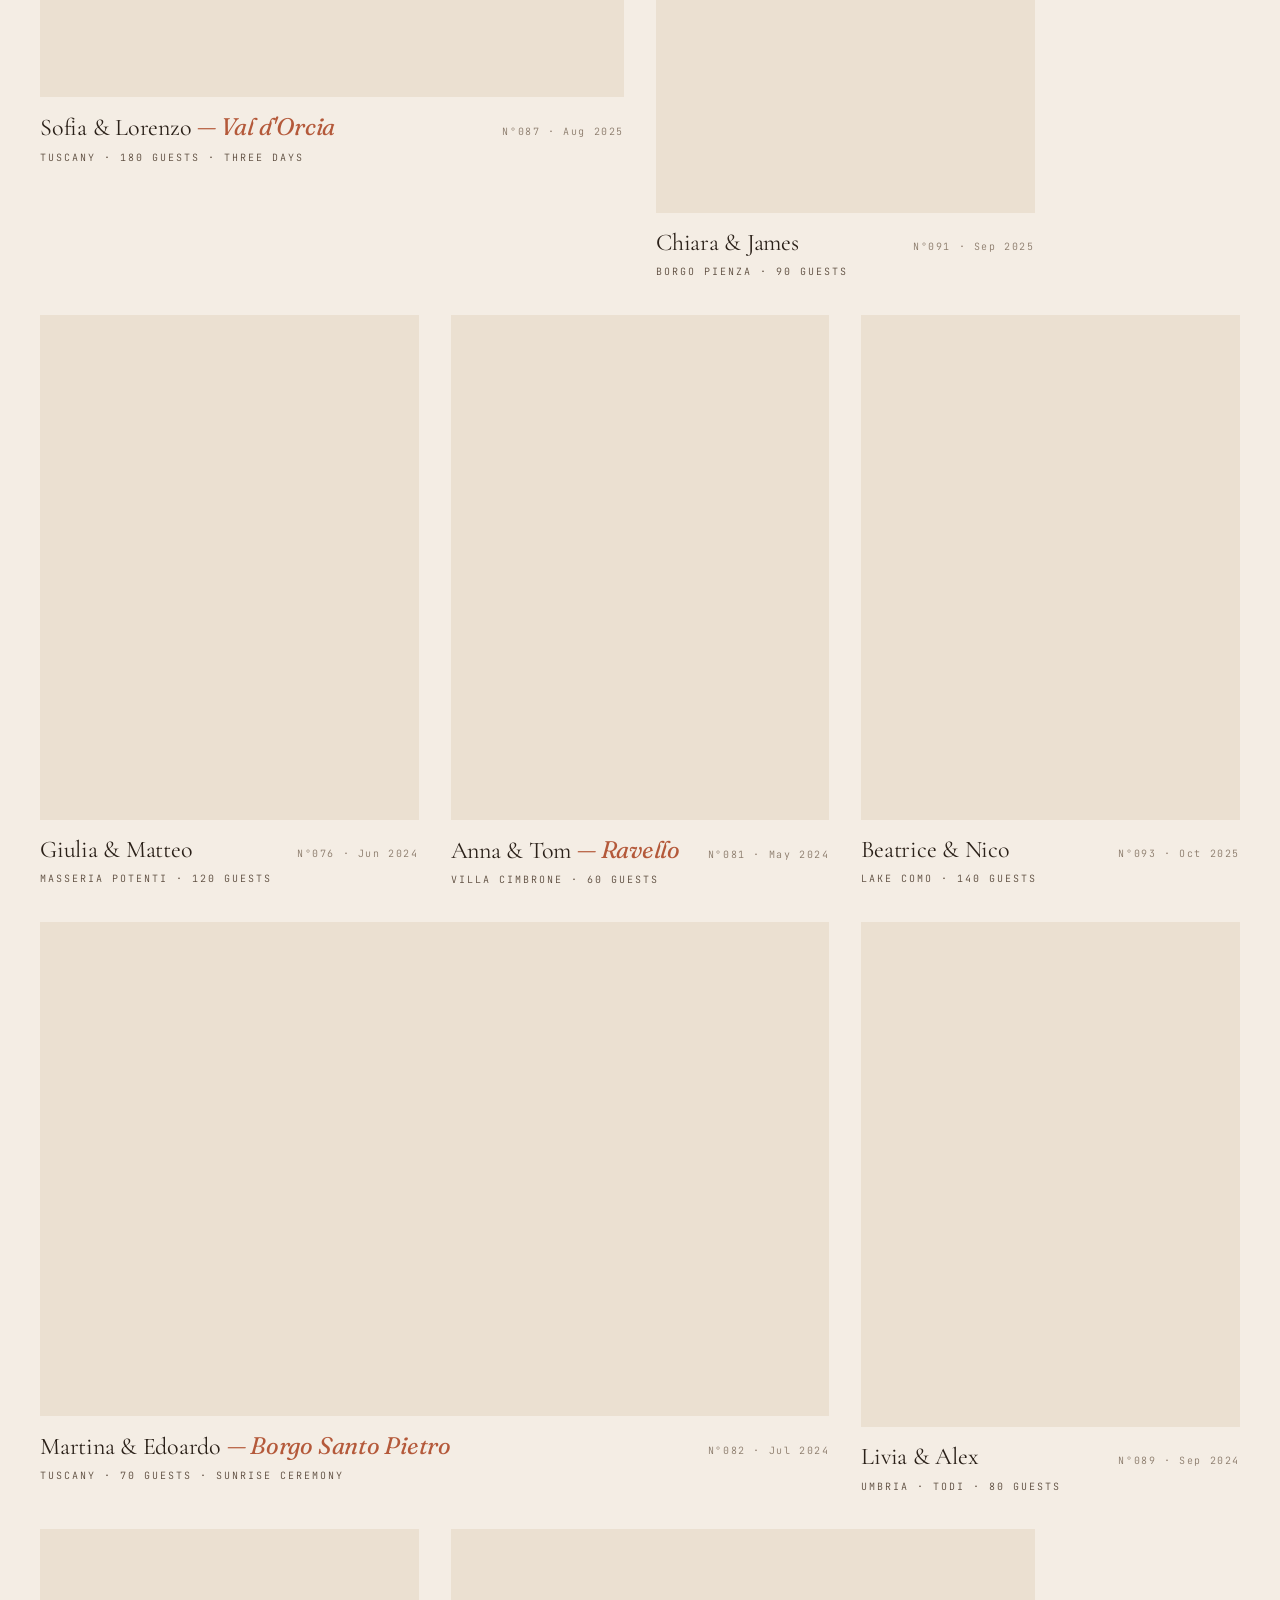
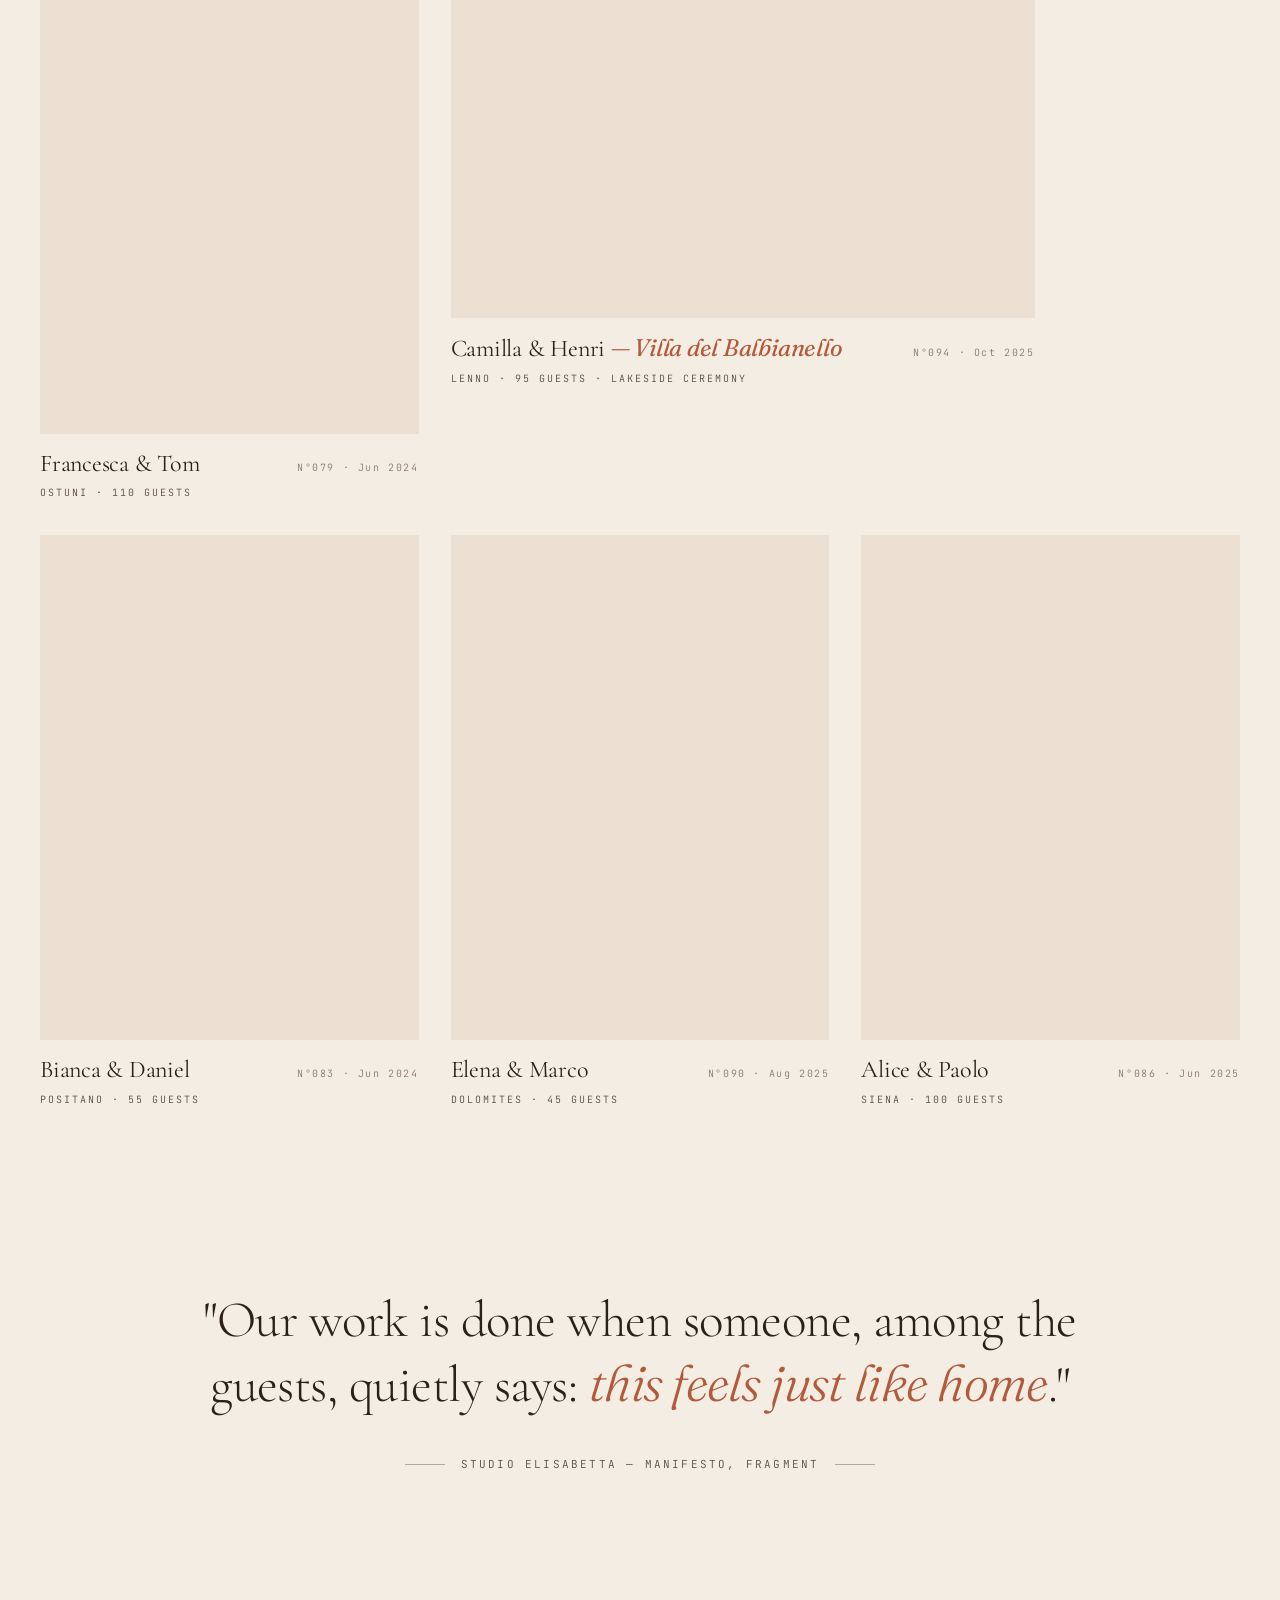
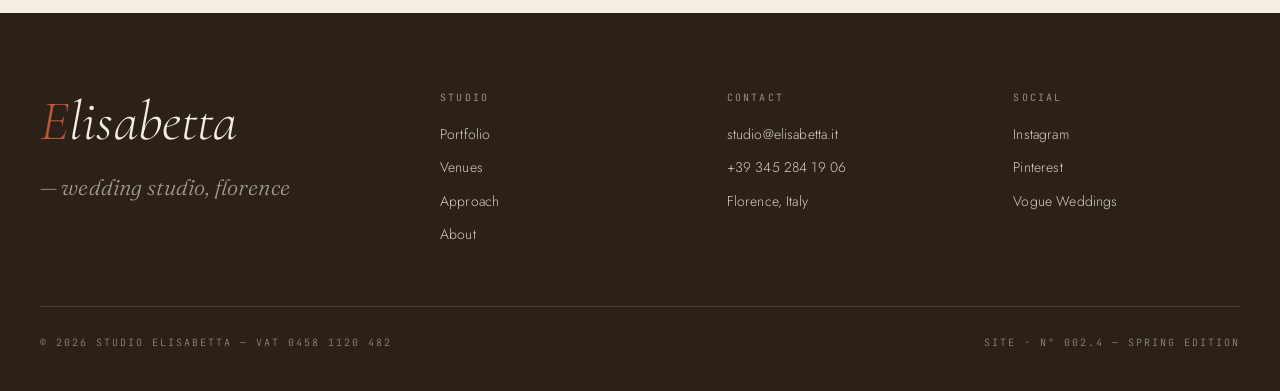
<file: vercel-deploy/portfolio.html>
<!doctype html>
<html lang="en">
<head>
<meta charset="utf-8" />
<meta name="viewport" content="width=device-width,initial-scale=1" />
<title>Portfolio — Elisabetta Wedding Planner</title>
<link rel="preconnect" href="https://fonts.googleapis.com">
<link rel="preconnect" href="https://fonts.gstatic.com" crossorigin>
<link href="https://fonts.googleapis.com/css2?family=Cormorant+Garamond:ital,wght@0,300;0,400;0,500;1,300;1,400&family=Fraunces:ital,opsz,wght@0,9..144,300;0,9..144,400;1,9..144,300;1,9..144,400&family=Jost:wght@300;400;500&family=JetBrains+Mono:wght@300;400&display=swap" rel="stylesheet">
<link rel="stylesheet" href="assets/shared.css">
<script>window.TWEAKS = { variant:'editoriale', accent:'rust', showCursor:false, wordmark:'Elisabetta' };</script>
<style>
  .pf-filters { display: flex; gap: 24px; padding: 36px 40px; border-bottom: 1px solid var(--line); flex-wrap: wrap; align-items: baseline; }
  .pf-filters span.k { font-family: var(--ff-mono); font-size:10px; letter-spacing:0.22em; text-transform:uppercase; color: var(--ink-mute); }
  .pf-filters button {
    background: transparent; border: 0; cursor: pointer;
    font-family: var(--ff-display); font-size: 22px; font-weight: 400;
    color: var(--ink-mute);
    letter-spacing: -0.01em;
    padding: 4px 0; position: relative;
    transition: color 0.25s ease;
  }
  .pf-filters button.is-on { color: var(--ink); font-style: italic; font-family: var(--ff-italic); }
  .pf-filters button.is-on::after { content:""; position: absolute; left:0; right:0; bottom:-4px; height:1px; background: var(--rust); }

  .pf-grid {
    display: grid;
    grid-template-columns: repeat(12, 1fr);
    gap: 32px;
    padding: 80px 40px 40px;
  }
  .pf-card { grid-column: span 4; cursor: pointer; }
  .pf-card.wide { grid-column: span 6; }
  .pf-card.tall { grid-column: span 4; }
  .pf-card.full { grid-column: span 8; }
  .pf-card__img { position: relative; overflow: hidden; background: var(--cream-deep); aspect-ratio: 3/4; }
  .pf-card.wide .pf-card__img { aspect-ratio: 3/2; }
  .pf-card.full .pf-card__img { aspect-ratio: 16/10; }
  .pf-card__img::before { content:""; position:absolute; inset:0; background-size: cover; background-position: center; transition: transform 1.2s cubic-bezier(.2,.7,.2,1), filter .6s ease; }
  .pf-card:hover .pf-card__img::before { transform: scale(1.05); filter: brightness(.94); }
  .pf-card__meta { display:flex; justify-content:space-between; align-items:baseline; padding: 18px 0 4px; gap: 20px; }
  .pf-card__meta h3 { font-family: var(--ff-display); font-size: 24px; font-weight: 400; }
  .pf-card__meta h3 em { font-family: var(--ff-italic); font-style: italic; color: var(--rust); }
  .pf-card__meta span { font-family: var(--ff-mono); font-size: 10px; letter-spacing: 0.16em; color: var(--ink-mute); white-space: nowrap; }
  .pf-card__tag { font-family: var(--ff-mono); font-size: 10px; letter-spacing: 0.2em; text-transform: uppercase; color: var(--ink-soft); }

  .pf-card[data-region] { display: none; }
  .pf-card.is-visible { display: block; }

  /* images */
  .pf-1 { background-image: url("https://images.unsplash.com/photo-1519741497674-611481863552?auto=format&fit=crop&w=1200&q=80"); }
  .pf-2 { background-image: url("https://images.unsplash.com/photo-1520854221256-17451cc331bf?auto=format&fit=crop&w=1400&q=80"); }
  .pf-3 { background-image: url("https://images.unsplash.com/photo-1511285560929-80b456fea0bc?auto=format&fit=crop&w=1000&q=80"); }
  .pf-4 { background-image: url("https://images.unsplash.com/photo-1525772764200-be829a350797?auto=format&fit=crop&w=1000&q=80"); }
  .pf-5 { background-image: url("https://images.unsplash.com/photo-1464366400600-7168b8af9bc3?auto=format&fit=crop&w=1000&q=80"); }
  .pf-6 { background-image: url("https://images.unsplash.com/photo-1519225421980-715cb0215aed?auto=format&fit=crop&w=1000&q=80"); }
  .pf-7 { background-image: url("https://images.unsplash.com/photo-1478146896981-b80fe463b330?auto=format&fit=crop&w=1200&q=80"); }
  .pf-8 { background-image: url("https://images.unsplash.com/photo-1522673607200-164d1b6ce486?auto=format&fit=crop&w=1000&q=80"); }
  .pf-9 { background-image: url("https://images.unsplash.com/photo-1606800052052-a08af7148866?auto=format&fit=crop&w=1200&q=80"); }
  .pf-10 { background-image: url("https://images.unsplash.com/photo-1509927083803-4bd519298ac4?auto=format&fit=crop&w=1200&q=80"); }
  .pf-11 { background-image: url("https://images.unsplash.com/photo-1515934751635-c81c6bc9a2d8?auto=format&fit=crop&w=1200&q=80"); }
  .pf-12 { background-image: url("https://images.unsplash.com/photo-1460364157752-926555421a7e?auto=format&fit=crop&w=1200&q=80"); }

  @media (max-width: 900px) { .pf-card, .pf-card.wide, .pf-card.tall, .pf-card.full { grid-column: span 12; } }
</style>
</head>
<body>
<div class="cursor" id="cursor"></div>
<div data-nav></div>

<section class="pagehero" style="background-image:url('https://images.unsplash.com/photo-1519741497674-611481863552?auto=format&fit=crop&w=1800&q=80');">
  <div class="pagehero__kicker">Twelve <em>love stories</em>,<br/>gathered with care.</div>
  <div class="pagehero__cap"><span>N°001 — Portfolio</span><i>/</i><span>Val d'Orcia · August 2025</span></div>
</section>

<section class="pagehead pagehead--after">
  <div>
    <div class="pagehead__meta">
      <span class="mono">N°001 — Portfolio</span>
      <span class="mono">12 of 148 weddings</span>
      <span class="mono">2022 — 2026</span>
    </div>
    <h1>Twelve<br/>stories, <em>twelve<br/>homes</em>.</h1>
  </div>
  <p class="pagehead__lede">
    Every wedding is a small novel: <em>it begins with a meeting</em>, crosses a landscape, and closes around a long table set beneath the olive trees. A selection from recent years.
  </p>
</section>

<div class="pf-filters">
  <span class="k">Filter —</span>
  <button class="is-on" data-filter="all">All</button>
  <button data-filter="toscana">Tuscany</button>
  <button data-filter="puglia">Puglia</button>
  <button data-filter="costiera">Amalfi Coast</button>
  <button data-filter="lago">Lakes</button>
  <button data-filter="altro">Other</button>
</div>

<section class="pf-grid" id="grid">
  <article class="pf-card wide" data-region="toscana">
    <div class="pf-card__img"><div class="pf-card__img pf-2" style="position:absolute; inset:0;"></div></div>
    <div class="pf-card__meta"><h3>Sofia &amp; Lorenzo <em>— Val d'Orcia</em></h3><span>N°087 · Aug 2025</span></div>
    <span class="pf-card__tag">Tuscany · 180 guests · three days</span>
  </article>
  <article class="pf-card" data-region="toscana">
    <div class="pf-card__img"><div class="pf-card__img pf-3" style="position:absolute; inset:0;"></div></div>
    <div class="pf-card__meta"><h3>Chiara &amp; James</h3><span>N°091 · Sep 2025</span></div>
    <span class="pf-card__tag">Borgo Pienza · 90 guests</span>
  </article>
  <article class="pf-card" data-region="puglia">
    <div class="pf-card__img"><div class="pf-card__img pf-4" style="position:absolute; inset:0;"></div></div>
    <div class="pf-card__meta"><h3>Giulia &amp; Matteo</h3><span>N°076 · Jun 2024</span></div>
    <span class="pf-card__tag">Masseria Potenti · 120 guests</span>
  </article>
  <article class="pf-card tall" data-region="costiera">
    <div class="pf-card__img"><div class="pf-card__img pf-5" style="position:absolute; inset:0;"></div></div>
    <div class="pf-card__meta"><h3>Anna &amp; Tom <em>— Ravello</em></h3><span>N°081 · May 2024</span></div>
    <span class="pf-card__tag">Villa Cimbrone · 60 guests</span>
  </article>
  <article class="pf-card" data-region="lago">
    <div class="pf-card__img"><div class="pf-card__img pf-6" style="position:absolute; inset:0;"></div></div>
    <div class="pf-card__meta"><h3>Beatrice &amp; Nico</h3><span>N°093 · Oct 2025</span></div>
    <span class="pf-card__tag">Lake Como · 140 guests</span>
  </article>
  <article class="pf-card full" data-region="toscana">
    <div class="pf-card__img"><div class="pf-card__img pf-7" style="position:absolute; inset:0;"></div></div>
    <div class="pf-card__meta"><h3>Martina &amp; Edoardo <em>— Borgo Santo Pietro</em></h3><span>N°082 · Jul 2024</span></div>
    <span class="pf-card__tag">Tuscany · 70 guests · sunrise ceremony</span>
  </article>
  <article class="pf-card" data-region="altro">
    <div class="pf-card__img"><div class="pf-card__img pf-8" style="position:absolute; inset:0;"></div></div>
    <div class="pf-card__meta"><h3>Livia &amp; Alex</h3><span>N°089 · Sep 2024</span></div>
    <span class="pf-card__tag">Umbria · Todi · 80 guests</span>
  </article>
  <article class="pf-card" data-region="puglia">
    <div class="pf-card__img"><div class="pf-card__img pf-9" style="position:absolute; inset:0;"></div></div>
    <div class="pf-card__meta"><h3>Francesca &amp; Tom</h3><span>N°079 · Jun 2024</span></div>
    <span class="pf-card__tag">Ostuni · 110 guests</span>
  </article>
  <article class="pf-card wide" data-region="lago">
    <div class="pf-card__img"><div class="pf-card__img pf-10" style="position:absolute; inset:0;"></div></div>
    <div class="pf-card__meta"><h3>Camilla &amp; Henri <em>— Villa del Balbianello</em></h3><span>N°094 · Oct 2025</span></div>
    <span class="pf-card__tag">Lenno · 95 guests · lakeside ceremony</span>
  </article>
  <article class="pf-card" data-region="costiera">
    <div class="pf-card__img"><div class="pf-card__img pf-11" style="position:absolute; inset:0;"></div></div>
    <div class="pf-card__meta"><h3>Bianca &amp; Daniel</h3><span>N°083 · Jun 2024</span></div>
    <span class="pf-card__tag">Positano · 55 guests</span>
  </article>
  <article class="pf-card" data-region="altro">
    <div class="pf-card__img"><div class="pf-card__img pf-12" style="position:absolute; inset:0;"></div></div>
    <div class="pf-card__meta"><h3>Elena &amp; Marco</h3><span>N°090 · Aug 2025</span></div>
    <span class="pf-card__tag">Dolomites · 45 guests</span>
  </article>
  <article class="pf-card tall" data-region="toscana">
    <div class="pf-card__img"><div class="pf-card__img pf-1" style="position:absolute; inset:0;"></div></div>
    <div class="pf-card__meta"><h3>Alice &amp; Paolo</h3><span>N°086 · Jun 2025</span></div>
    <span class="pf-card__tag">Siena · 100 guests</span>
  </article>
</section>

<section class="quote reveal" style="padding: 140px 40px;">
  <blockquote>
    "Our work is done when someone, among the guests, quietly says: <em>this feels just like home</em>."
  </blockquote>
  <div class="who">Studio Elisabetta — Manifesto, fragment</div>
</section>

<div data-foot></div>

<script src="assets/partials.js"></script>
<script src="assets/chrome.js"></script>
<script>
  // filter logic
  const grid = document.getElementById('grid');
  const cards = [...grid.querySelectorAll('.pf-card')];
  cards.forEach(c => c.classList.add('is-visible'));
  document.querySelectorAll('.pf-filters button').forEach(b => {
    b.addEventListener('click', () => {
      document.querySelectorAll('.pf-filters button').forEach(x => x.classList.remove('is-on'));
      b.classList.add('is-on');
      const f = b.dataset.filter;
      cards.forEach(c => {
        const show = f === 'all' || c.dataset.region === f;
        c.classList.toggle('is-visible', show);
      });
    });
  });
</script>
</body>
</html>
</file>
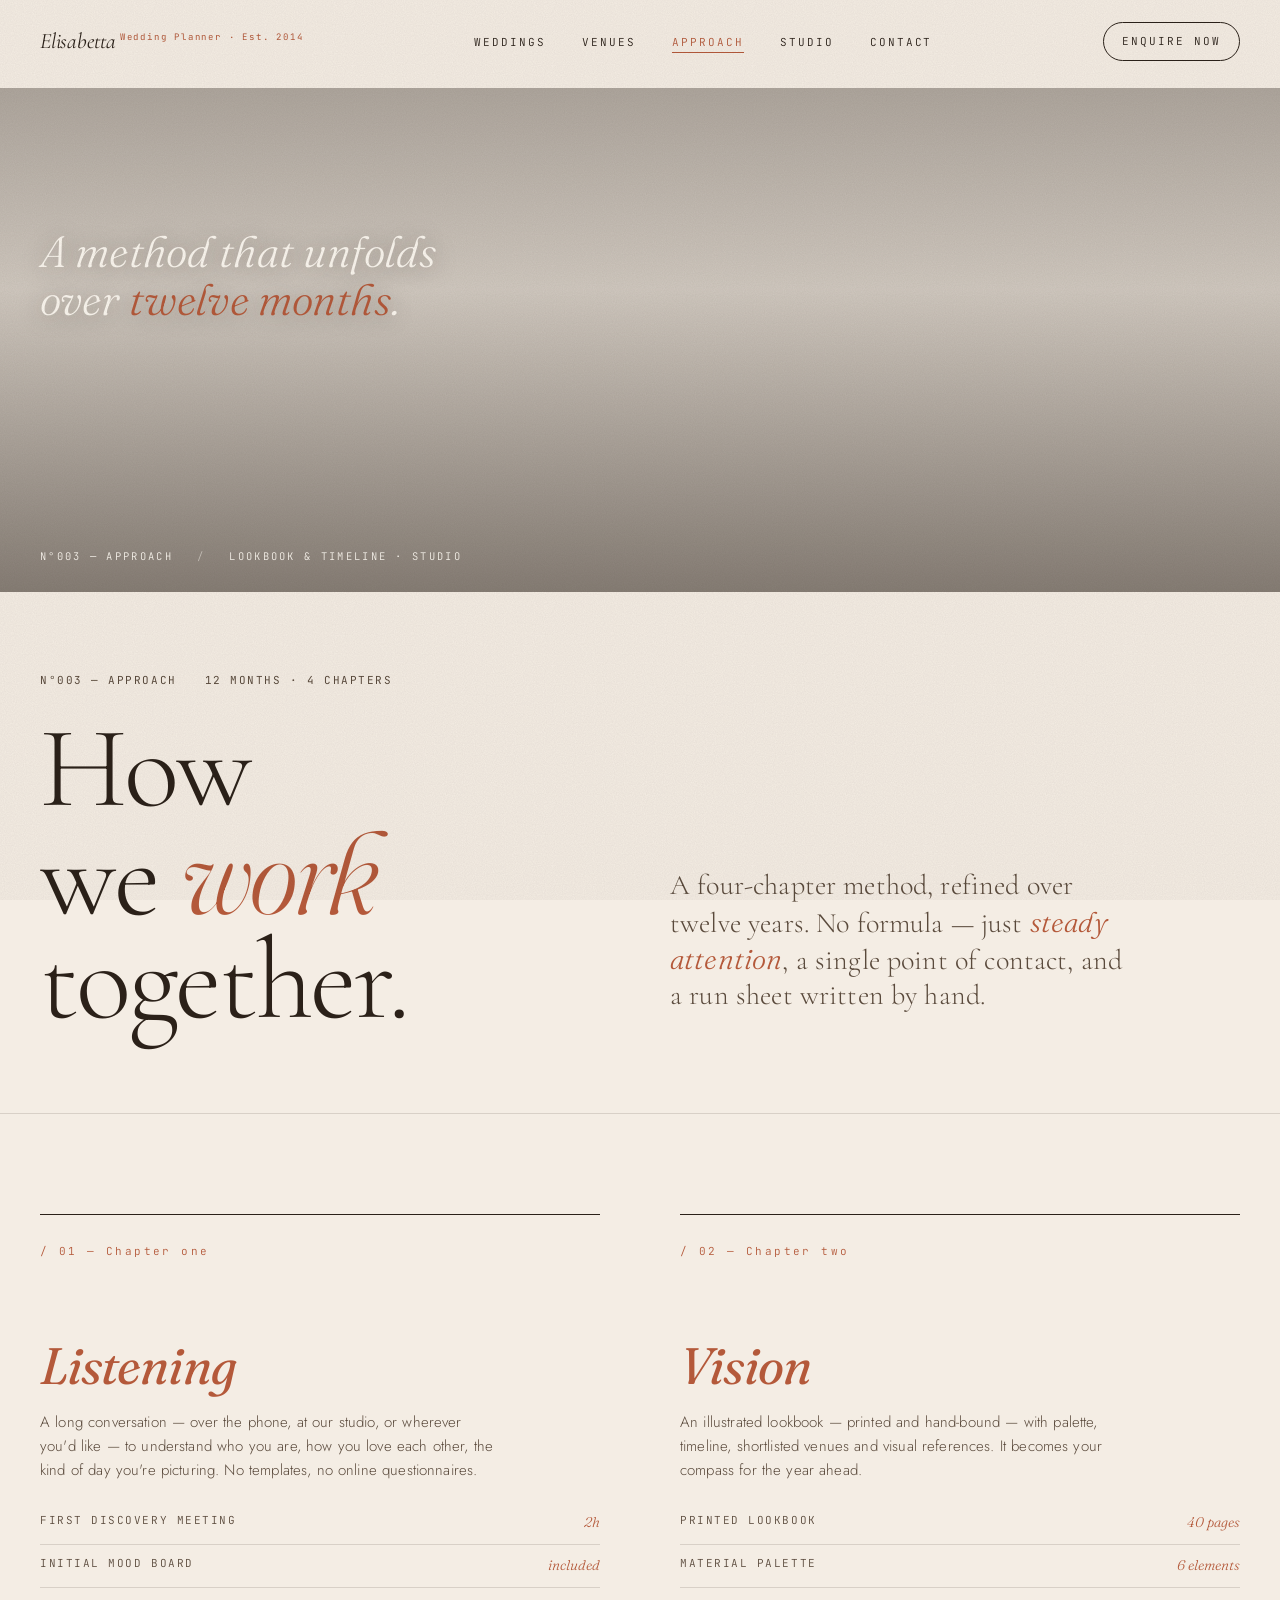
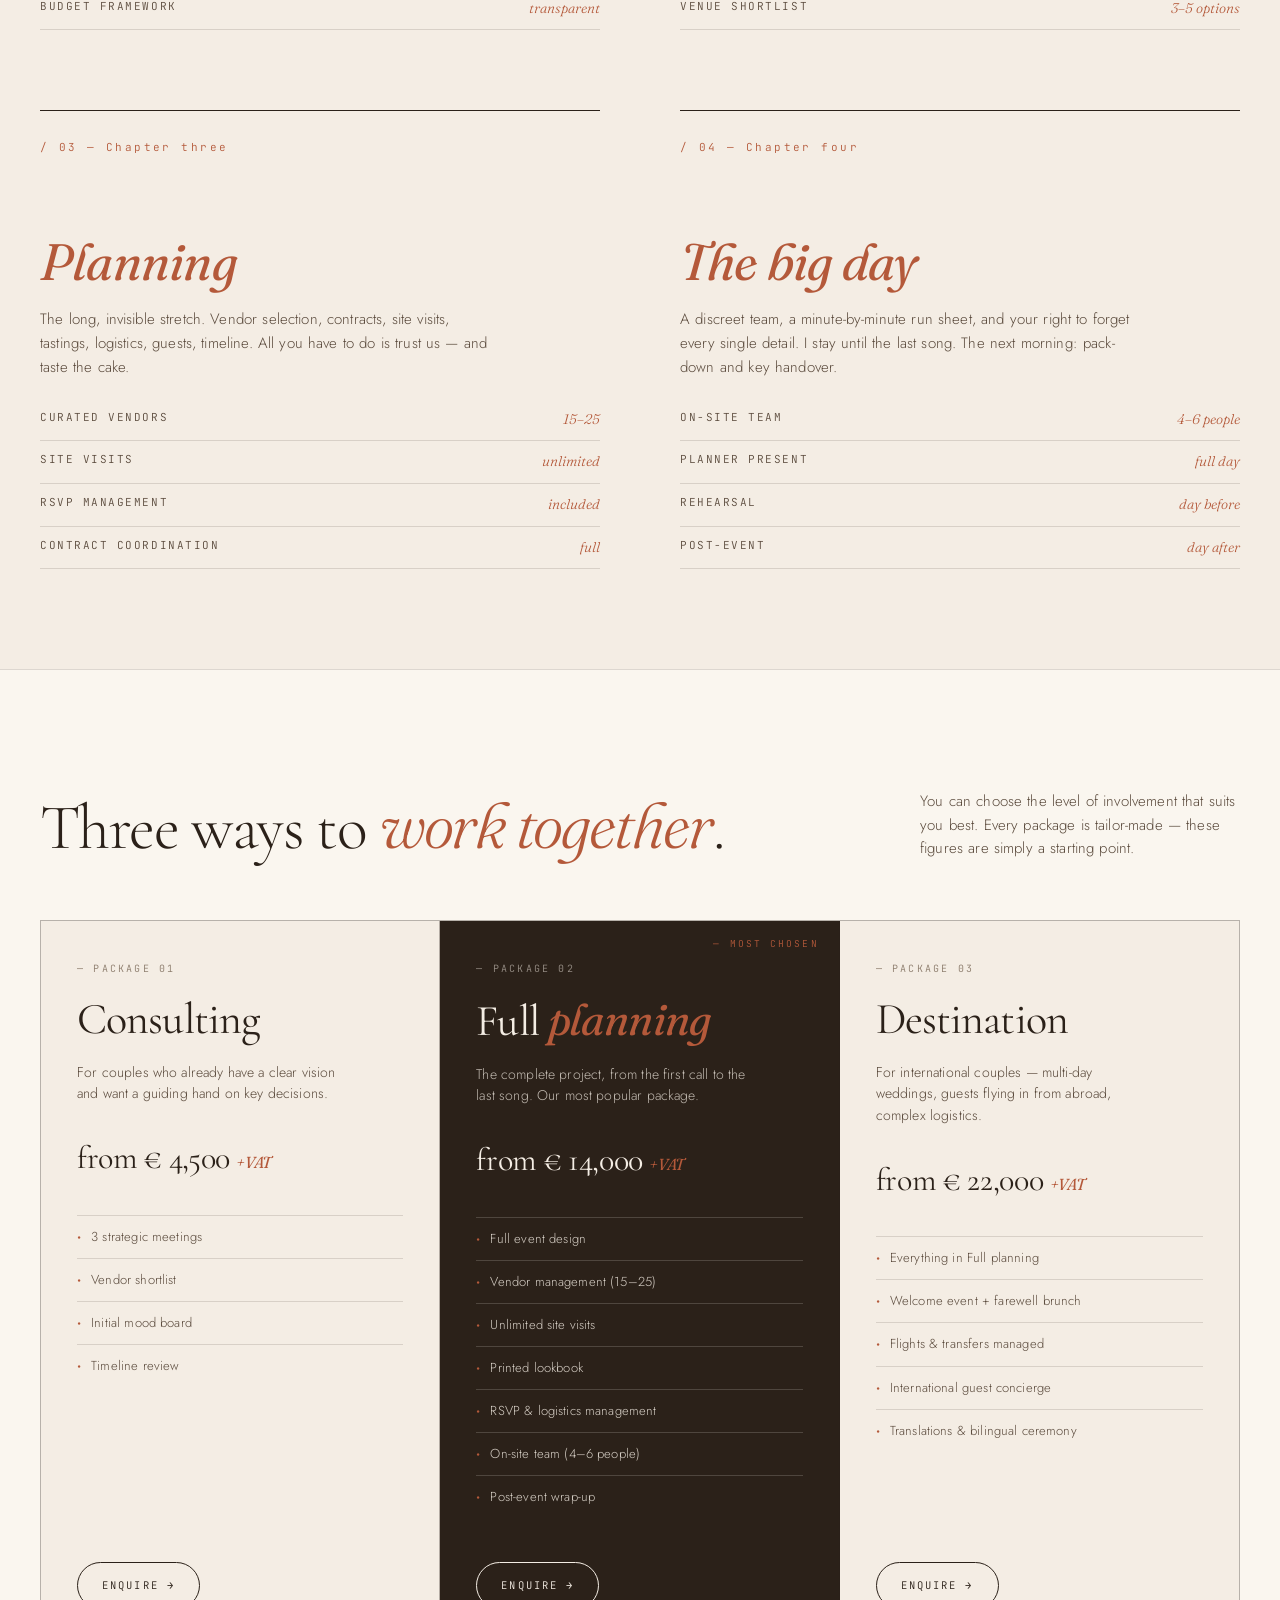
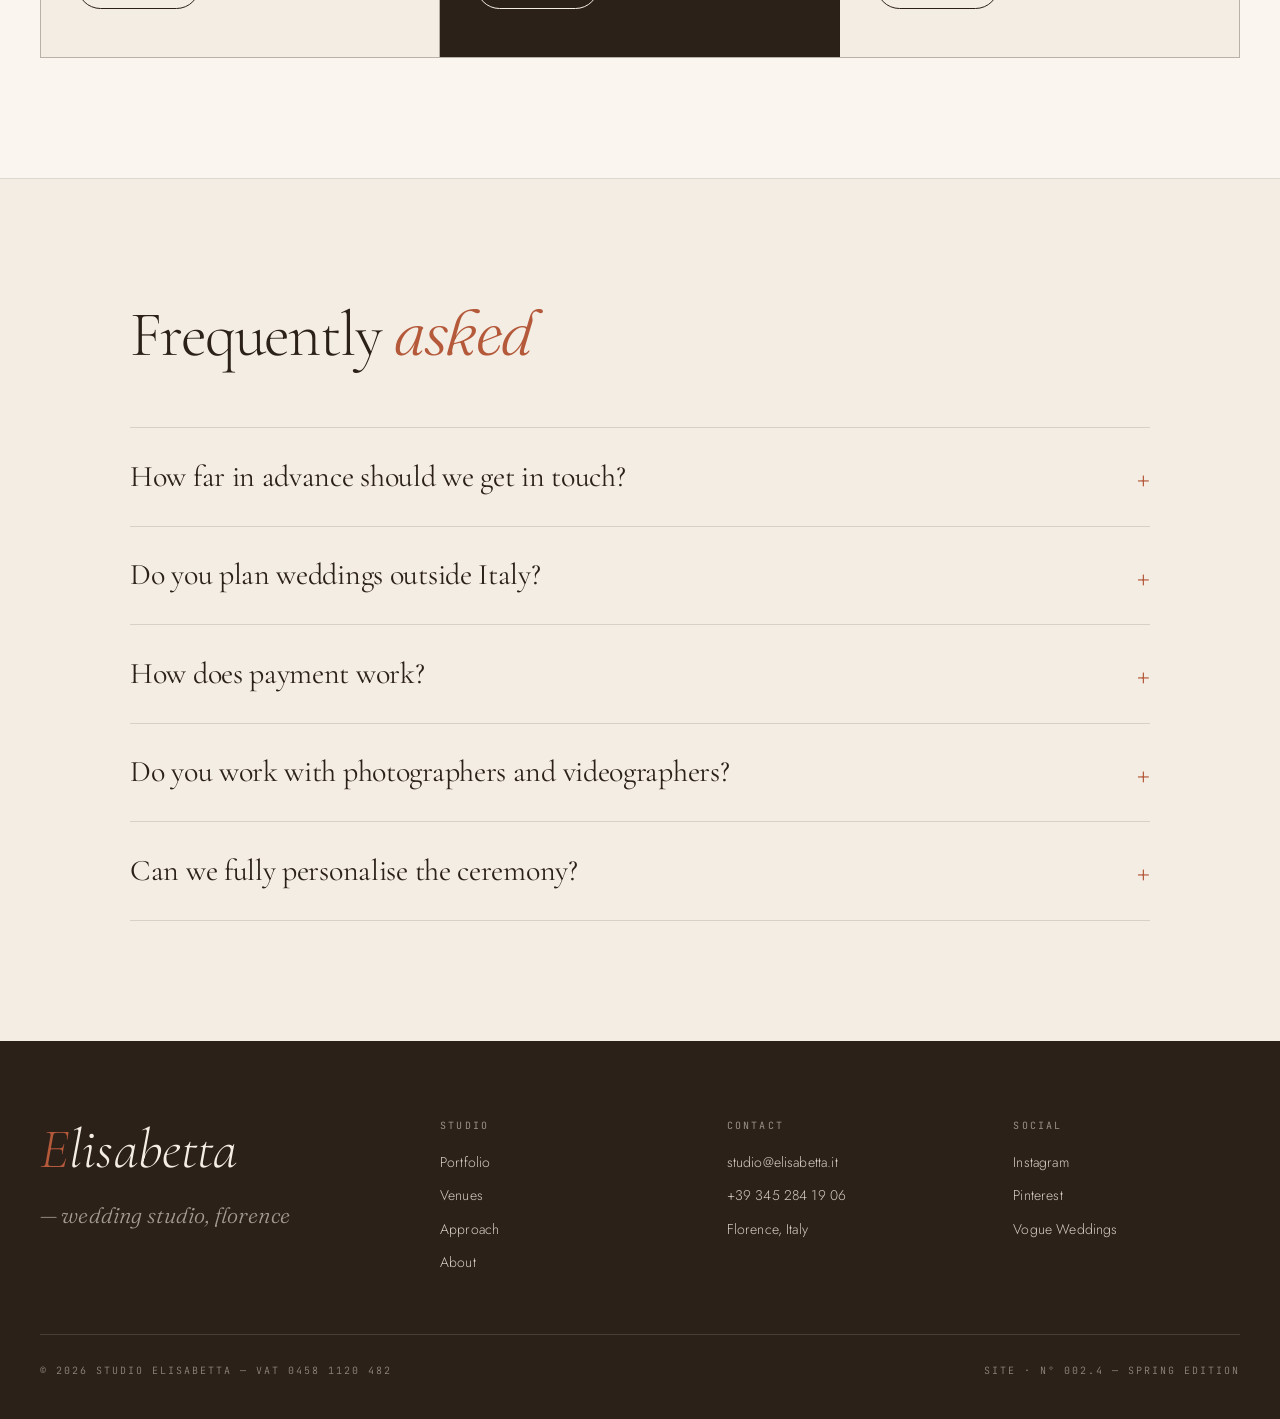
<file: vercel-deploy/servizi.html>
<!doctype html>
<html lang="en">
<head>
<meta charset="utf-8" />
<meta name="viewport" content="width=device-width,initial-scale=1" />
<title>Approach &amp; Services — Elisabetta Wedding Planner</title>
<link rel="preconnect" href="https://fonts.googleapis.com">
<link rel="preconnect" href="https://fonts.gstatic.com" crossorigin>
<link href="https://fonts.googleapis.com/css2?family=Cormorant+Garamond:ital,wght@0,300;0,400;0,500;1,300;1,400&family=Fraunces:ital,opsz,wght@0,9..144,300;0,9..144,400;1,9..144,300;1,9..144,400&family=Jost:wght@300;400;500&family=JetBrains+Mono:wght@300;400&display=swap" rel="stylesheet">
<link rel="stylesheet" href="assets/shared.css">
<script>window.TWEAKS = { variant:'editoriale', accent:'rust', showCursor:false, wordmark:'Elisabetta' };</script>
<style>
  .method {
    padding: 100px 40px;
    max-width: 1400px; margin: 0 auto;
    display: grid;
    grid-template-columns: 1fr 1fr;
    gap: 80px;
  }
  .method__chapter {
    border-top: 1px solid var(--ink);
    padding-top: 28px;
    position: relative;
  }
  .method__chapter .num {
    font-family: var(--ff-mono); font-size: 11px; letter-spacing: 0.22em; color: var(--rust);
    display: block; margin-bottom: 80px;
  }
  .method__chapter h3 { font-family: var(--ff-display); font-size: clamp(36px, 4vw, 56px); font-weight: 400; letter-spacing: -0.015em; margin-bottom: 16px; }
  .method__chapter h3 em { font-family: var(--ff-italic); font-style: italic; color: var(--rust); }
  .method__chapter p { color: var(--ink-soft); max-width: 460px; margin-bottom: 20px; font-size: 15px; line-height: 1.6; }
  .method__chapter ul { list-style: none; padding: 0; }
  .method__chapter li { padding: 10px 0; border-bottom: 1px solid var(--line); font-family: var(--ff-mono); font-size: 11px; letter-spacing: 0.14em; text-transform: uppercase; color: var(--ink-soft); display: flex; justify-content: space-between; }
  .method__chapter li em { font-family: var(--ff-italic); font-style: italic; text-transform: none; letter-spacing: 0; color: var(--rust); font-size: 14px; }

  .pkgs { padding: 120px 40px; background: var(--cream-pale); border-top: 1px solid var(--line); border-bottom: 1px solid var(--line); }
  .pkgs__head { max-width: 1400px; margin: 0 auto 60px; display: flex; justify-content: space-between; align-items: flex-end; gap: 40px; }
  .pkgs__head h2 { font-family: var(--ff-display); font-size: clamp(44px, 5vw, 80px); letter-spacing: -0.025em; max-width: 700px; }
  .pkgs__head h2 em { font-family: var(--ff-italic); font-style: italic; color: var(--rust); }
  .pkgs__head p { max-width: 320px; color: var(--ink-soft); }

  .pkgs__grid {
    max-width: 1400px; margin: 0 auto;
    display: grid;
    grid-template-columns: repeat(3, 1fr);
    gap: 0;
    border: 1px solid var(--line-strong);
  }
  .pkg {
    padding: 40px 36px 48px;
    border-right: 1px solid var(--line-strong);
    background: var(--cream);
    display: flex; flex-direction: column; gap: 20px;
    position: relative;
  }
  .pkg:last-child { border-right: 0; }
  .pkg.is-featured { background: var(--ink); color: var(--cream); }
  .pkg.is-featured ul li { border-color: rgba(244,237,228,0.18); color: rgba(244,237,228,0.85); }
  .pkg.is-featured .pkg__price { color: var(--cream); }
  .pkg.is-featured .pkg__price em { color: var(--rust); }
  .pkg.is-featured small { color: rgba(244,237,228,0.55); }
  .pkg.is-featured .pkg__name em { color: var(--rust); }
  .pkg.is-featured::before { content:"— most chosen"; position: absolute; top: 16px; right: 20px; font-family: var(--ff-mono); font-size: 9.5px; letter-spacing: 0.22em; text-transform: uppercase; color: var(--rust); }

  .pkg__tag { font-family: var(--ff-mono); font-size: 10px; letter-spacing: 0.22em; text-transform: uppercase; color: var(--ink-mute); }
  .pkg.is-featured .pkg__tag { color: rgba(244,237,228,0.55); }
  .pkg__name { font-family: var(--ff-display); font-size: 44px; font-weight: 400; letter-spacing: -0.02em; }
  .pkg__name em { font-family: var(--ff-italic); font-style: italic; color: var(--rust); }
  .pkg__lede { font-size: 14px; color: var(--ink-soft); max-width: 280px; }
  .pkg.is-featured .pkg__lede { color: rgba(244,237,228,0.75); }
  .pkg__price { font-family: var(--ff-display); font-size: 32px; font-weight: 400; margin-top: 8px; letter-spacing: -0.01em; }
  .pkg__price em { font-family: var(--ff-italic); font-style: italic; color: var(--rust); font-size: 16px; margin-left: 6px; }
  .pkg ul { list-style: none; margin-top: 12px; }
  .pkg li { padding: 11px 0; border-top: 1px solid var(--line); font-size: 13px; color: var(--ink-soft); display: flex; gap: 10px; }
  .pkg li::before { content:"·"; color: var(--rust); font-weight: bold; }
  .pkg__cta { margin-top: auto; padding-top: 24px; }
  .pkg__cta a {
    display: inline-block;
    font-family: var(--ff-mono); font-size: 10.5px; letter-spacing: 0.2em;
    text-transform: uppercase; padding: 14px 24px;
    border: 1px solid currentColor; border-radius: 100px;
    transition: background 0.3s ease, color 0.3s ease;
  }
  .pkg__cta a:hover { background: var(--ink); color: var(--cream); border-color: var(--ink); }
  .pkg.is-featured .pkg__cta a:hover { background: var(--rust); border-color: var(--rust); color: var(--cream); }

  .faq { padding: 120px 40px; max-width: 1100px; margin: 0 auto; }
  .faq h2 { font-family: var(--ff-display); font-size: clamp(44px, 5vw, 72px); letter-spacing: -0.025em; margin-bottom: 60px; }
  .faq h2 em { font-family: var(--ff-italic); font-style: italic; color: var(--rust); }
  details {
    border-top: 1px solid var(--line);
    padding: 24px 0;
  }
  details:last-child { border-bottom: 1px solid var(--line); }
  summary {
    cursor: pointer;
    font-family: var(--ff-display);
    font-size: clamp(22px, 2.4vw, 30px);
    font-weight: 400;
    letter-spacing: -0.01em;
    display: flex; justify-content: space-between; align-items: center;
    list-style: none;
  }
  summary::-webkit-details-marker { display: none; }
  summary::after { content: "+"; font-family: var(--ff-display); font-size: 32px; font-weight: 300; transition: transform 0.3s ease; color: var(--rust); }
  details[open] summary::after { transform: rotate(45deg); }
  details p { padding: 16px 0 4px; color: var(--ink-soft); max-width: 800px; line-height: 1.7; }

  @media (max-width: 900px) {
    .method { grid-template-columns: 1fr; gap: 32px; padding: 60px 24px; }
    .pkgs__grid { grid-template-columns: 1fr; }
    .pkg { border-right: 0; border-bottom: 1px solid var(--line-strong); }
    .pkg:last-child { border-bottom: 0; }
    .pkgs__head { flex-direction: column; align-items: flex-start; }
  }
</style>
</head>
<body>
<div class="cursor" id="cursor"></div>
<div data-nav></div>

<section class="pagehero" style="background-image:url('https://images.unsplash.com/photo-1478146896981-b80fe463b330?auto=format&fit=crop&w=1800&q=80');">
  <div class="pagehero__kicker">A method that unfolds<br/>over <em>twelve months</em>.</div>
  <div class="pagehero__cap"><span>N°003 — Approach</span><i>/</i><span>Lookbook &amp; timeline · Studio</span></div>
</section>

<section class="pagehead pagehead--after">
  <div>
    <div class="pagehead__meta">
      <span class="mono">N°003 — Approach</span>
      <span class="mono">12 months · 4 chapters</span>
    </div>
    <h1>How<br/>we <em>work</em><br/>together.</h1>
  </div>
  <p class="pagehead__lede">
    A four-chapter method, refined over twelve years. No formula — just <em>steady attention</em>, a single point of contact, and a run sheet written by hand.
  </p>
</section>

<section class="method">
  <div class="method__chapter reveal">
    <span class="num">/ 01 — Chapter one</span>
    <h3><em>Listening</em></h3>
    <p>A long conversation — over the phone, at our studio, or wherever you'd like — to understand who you are, how you love each other, the kind of day you're picturing. No templates, no online questionnaires.</p>
    <ul>
      <li>First discovery meeting <em>2h</em></li>
      <li>Initial mood board <em>included</em></li>
      <li>Budget framework <em>transparent</em></li>
    </ul>
  </div>

  <div class="method__chapter reveal">
    <span class="num">/ 02 — Chapter two</span>
    <h3><em>Vision</em></h3>
    <p>An illustrated lookbook — printed and hand-bound — with palette, timeline, shortlisted venues and visual references. It becomes your compass for the year ahead.</p>
    <ul>
      <li>Printed lookbook <em>40 pages</em></li>
      <li>Material palette <em>6 elements</em></li>
      <li>Venue shortlist <em>3–5 options</em></li>
    </ul>
  </div>

  <div class="method__chapter reveal">
    <span class="num">/ 03 — Chapter three</span>
    <h3><em>Planning</em></h3>
    <p>The long, invisible stretch. Vendor selection, contracts, site visits, tastings, logistics, guests, timeline. All you have to do is trust us — and taste the cake.</p>
    <ul>
      <li>Curated vendors <em>15–25</em></li>
      <li>Site visits <em>unlimited</em></li>
      <li>RSVP management <em>included</em></li>
      <li>Contract coordination <em>full</em></li>
    </ul>
  </div>

  <div class="method__chapter reveal">
    <span class="num">/ 04 — Chapter four</span>
    <h3><em>The big day</em></h3>
    <p>A discreet team, a minute-by-minute run sheet, and your right to forget every single detail. I stay until the last song. The next morning: pack-down and key handover.</p>
    <ul>
      <li>On-site team <em>4–6 people</em></li>
      <li>Planner present <em>full day</em></li>
      <li>Rehearsal <em>day before</em></li>
      <li>Post-event <em>day after</em></li>
    </ul>
  </div>
</section>

<!-- PACKAGES -->
<section class="pkgs">
  <div class="pkgs__head">
    <h2>Three ways to <em>work together</em>.</h2>
    <p>You can choose the level of involvement that suits you best. Every package is tailor-made — these figures are simply a starting point.</p>
  </div>

  <div class="pkgs__grid">
    <div class="pkg">
      <span class="pkg__tag">— Package 01</span>
      <h3 class="pkg__name">Consulting</h3>
      <p class="pkg__lede">For couples who already have a clear vision and want a guiding hand on key decisions.</p>
      <div class="pkg__price">from € 4,500<em>+VAT</em></div>
      <ul>
        <li>3 strategic meetings</li>
        <li>Vendor shortlist</li>
        <li>Initial mood board</li>
        <li>Timeline review</li>
      </ul>
      <div class="pkg__cta"><a href="contatti.html">Enquire →</a></div>
    </div>

    <div class="pkg is-featured">
      <span class="pkg__tag">— Package 02</span>
      <h3 class="pkg__name">Full <em>planning</em></h3>
      <p class="pkg__lede">The complete project, from the first call to the last song. Our most popular package.</p>
      <div class="pkg__price">from € 14,000<em>+VAT</em></div>
      <ul>
        <li>Full event design</li>
        <li>Vendor management (15–25)</li>
        <li>Unlimited site visits</li>
        <li>Printed lookbook</li>
        <li>RSVP &amp; logistics management</li>
        <li>On-site team (4–6 people)</li>
        <li>Post-event wrap-up</li>
      </ul>
      <div class="pkg__cta"><a href="contatti.html">Enquire →</a></div>
    </div>

    <div class="pkg">
      <span class="pkg__tag">— Package 03</span>
      <h3 class="pkg__name">Destination</h3>
      <p class="pkg__lede">For international couples — multi-day weddings, guests flying in from abroad, complex logistics.</p>
      <div class="pkg__price">from € 22,000<em>+VAT</em></div>
      <ul>
        <li>Everything in Full planning</li>
        <li>Welcome event + farewell brunch</li>
        <li>Flights &amp; transfers managed</li>
        <li>International guest concierge</li>
        <li>Translations &amp; bilingual ceremony</li>
      </ul>
      <div class="pkg__cta"><a href="contatti.html">Enquire →</a></div>
    </div>
  </div>
</section>

<!-- FAQ -->
<section class="faq reveal">
  <h2>Frequently <em>asked</em></h2>
  <details>
    <summary>How far in advance should we get in touch?</summary>
    <p>Ideally 12–18 months before the wedding. I take on a maximum of 6 weddings a year to give each one full attention. Peak months (May, June, September) book up well in advance.</p>
  </details>
  <details>
    <summary>Do you plan weddings outside Italy?</summary>
    <p>Yes — we collaborate with trusted vendors in France (Provence, French Riviera), Greece (Paros, Santorini) and Morocco (Marrakech). The Destination package covers these.</p>
  </details>
  <details>
    <summary>How does payment work?</summary>
    <p>30% deposit on signing, 40% six months out, balance the day before the wedding. Vendors are paid directly by you, with transparent invoices: no hidden commissions on our side.</p>
  </details>
  <details>
    <summary>Do you work with photographers and videographers?</summary>
    <p>I have a shortlist of 12 trusted creatives I work with regularly, in Italy and abroad. The choice is always yours — I'll present 3 options to match your style and budget.</p>
  </details>
  <details>
    <summary>Can we fully personalise the ceremony?</summary>
    <p>Absolutely. I work with secular celebrants, priests open to bespoke ceremonies, and multilingual officiants. The ceremony is the heart of the day — we build it together, with great care.</p>
  </details>
</section>

<div data-foot></div>

<script src="assets/partials.js"></script>
<script src="assets/chrome.js"></script>
</body>
</html>
</file>
<file: vercel-deploy/assets/shared.css>
:root {
    --cream:        #f4ede4;
    --cream-pale:   #faf6ef;
    --cream-deep:   #ebe0d1;
    --ink:          #2b2119;
    --ink-soft:     #5a4a3c;
    --ink-mute:     #8a7a6a;
    --rust:         #b4593a;
    --terra:        #8a6a4e;
    --line:         rgba(43, 33, 25, 0.14);
    --line-strong:  rgba(43, 33, 25, 0.32);

    --ff-display: "Cormorant Garamond", "Times New Roman", serif;
    --ff-italic:  "Fraunces", "Cormorant Garamond", serif;
    --ff-body:    "Jost", "Helvetica Neue", Helvetica, sans-serif;
    --ff-mono:    "JetBrains Mono", ui-monospace, monospace;
  }

  [data-accent="olive"] { --rust: #6b7a3f; --terra: #7a6e4e; }
  [data-accent="clay"]  { --rust: #a84a2a; --terra: #8a5a3a; }
  [data-accent="rose"]  { --rust: #a85a5a; --terra: #8a5a5a; }

  * { box-sizing: border-box; margin: 0; padding: 0; }

  html, body {
    background: var(--cream);
    color: var(--ink);
    font-family: var(--ff-body);
    font-weight: 300;
    font-size: 15px;
    line-height: 1.55;
    letter-spacing: 0.01em;
    -webkit-font-smoothing: antialiased;
    text-rendering: optimizeLegibility;
  }

  body { overflow-x: hidden; }

  a { color: inherit; text-decoration: none; }

  img { display: block; max-width: 100%; }

  ::selection { background: var(--rust); color: var(--cream-pale); }

  /* ========================= GRAIN OVERLAY ========================= */
  body::before {
    content: "";
    position: fixed; inset: 0;
    pointer-events: none;
    z-index: 200;
    opacity: 0.25;
    mix-blend-mode: multiply;
    background-image: url("data:image/svg+xml;utf8,<svg xmlns='http://www.w3.org/2000/svg' width='200' height='200'><filter id='n'><feTurbulence type='fractalNoise' baseFrequency='0.9' numOctaves='2' stitchTiles='stitch'/><feColorMatrix values='0 0 0 0 0.17 0 0 0 0 0.13 0 0 0 0 0.1 0 0 0 0.4 0'/></filter><rect width='100%25' height='100%25' filter='url(%23n)'/></svg>");
  }

  /* ========================= TYPE ========================= */
  .mono {
    font-family: var(--ff-mono);
    font-size: 11px;
    letter-spacing: 0.14em;
    text-transform: uppercase;
    font-weight: 400;
  }
  .eyebrow {
    font-family: var(--ff-mono);
    font-size: 10.5px;
    letter-spacing: 0.22em;
    text-transform: uppercase;
    color: var(--ink-soft);
  }
  h1, h2, h3, h4 {
    font-family: var(--ff-display);
    font-weight: 300;
    letter-spacing: -0.01em;
    line-height: 1.02;
  }
  .italic { font-family: var(--ff-italic); font-style: italic; font-weight: 300; }

  /* ========================= NAV ========================= */
  .nav {
    position: fixed; top: 0; left: 0; right: 0;
    z-index: 100;
    display: flex; align-items: center; justify-content: space-between;
    padding: 22px 40px;
    mix-blend-mode: normal;
    transition: background 0.4s ease, backdrop-filter 0.4s ease, padding 0.3s ease;
  }
  .nav.is-scrolled {
    background: rgba(244, 237, 228, 0.82);
    backdrop-filter: blur(14px) saturate(1.1);
    padding: 14px 40px;
    border-bottom: 1px solid var(--line);
  }
  .nav__mark {
    font-family: var(--ff-display);
    font-size: 22px;
    font-style: italic;
    font-weight: 400;
    letter-spacing: -0.01em;
  }
  .nav__mark sup {
    font-family: var(--ff-mono);
    font-size: 9px;
    font-style: normal;
    letter-spacing: 0.2em;
    vertical-align: super;
    margin-left: 4px;
    color: var(--rust);
    white-space: nowrap;
  }
  @media (max-width: 1100px) { .nav__mark sup { display: none; } }
  .nav__links {
    display: flex; gap: 36px;
    list-style: none;
  }
  .nav__links a {
    font-family: var(--ff-mono);
    font-size: 11px;
    letter-spacing: 0.18em;
    text-transform: uppercase;
    position: relative;
    padding: 4px 0;
    transition: color 0.25s ease;
  }
  .nav__links a::after {
    content: "";
    position: absolute; left: 0; right: 0; bottom: 0;
    height: 1px; background: var(--ink);
    transform: scaleX(0); transform-origin: left;
    transition: transform 0.4s cubic-bezier(.2,.7,.2,1);
  }
  .nav__links a:hover::after { transform: scaleX(1); }
  .nav__links a.is-active { color: var(--rust); }
  .nav__links a.is-active::after { transform: scaleX(1); background: var(--rust); }

  /* ========================= PAGE HEAD (inner pages) ========================= */
  .pagehead {
    position: relative;
    padding: 180px 40px 80px;
    display: grid;
    grid-template-columns: 1fr 1fr;
    gap: 60px;
    align-items: end;
    border-bottom: 1px solid var(--line);
  }
  .pagehead__meta { display: flex; gap: 28px; color: var(--ink-soft); margin-bottom: 28px; }
  .pagehead h1 {
    font-size: clamp(64px, 9vw, 144px);
    line-height: 0.9;
    letter-spacing: -0.025em;
  }
  .pagehead h1 em { font-family: var(--ff-italic); font-style: italic; color: var(--rust); }
  .pagehero {
    position: relative;
    height: clamp(360px, 56vh, 620px);
    margin-top: 88px;
    background-size: cover;
    background-position: center;
    overflow: hidden;
  }
  .pagehero::before {
    content: "";
    position: absolute; inset: 0;
    background: linear-gradient(180deg, rgba(43,33,25,0.35) 0%, rgba(43,33,25,0.18) 40%, rgba(43,33,25,0.55) 100%);
  }
  .pagehero__cap {
    position: absolute; left: 40px; bottom: 28px;
    font-family: var(--ff-mono); font-size: 10.5px; letter-spacing: 0.22em;
    text-transform: uppercase; color: var(--cream-pale);
    display: flex; gap: 24px; align-items: center;
  }
  .pagehero__cap i { font-style: normal; opacity: 0.55; }
  .pagehero__kicker {
    position: absolute; left: 40px; top: 140px;
    font-family: var(--ff-italic); font-style: italic; font-weight: 300;
    color: var(--cream-pale);
    font-size: clamp(28px, 3.4vw, 44px);
    max-width: 620px;
    line-height: 1.1;
    text-shadow: 0 2px 24px rgba(43,33,25,0.4);
  }
  .pagehero__kicker em { color: var(--rust); font-style: italic; }
  .pagehead.pagehead--after {
    padding-top: 80px;
  }
  @media (max-width: 900px) {
    .pagehero { height: 320px; }
    .pagehero__kicker { top: 100px; left: 24px; right: 24px; font-size: 26px; }
    .pagehero__cap { left: 24px; bottom: 20px; flex-wrap: wrap; gap: 12px; }
  }

  .pagehead__lede {
    font-family: var(--ff-display);
    font-size: clamp(22px, 2.2vw, 30px);
    line-height: 1.25;
    font-weight: 300;
    max-width: 460px;
    padding-bottom: 20px;
    color: var(--ink-soft);
  }
  .pagehead__lede em { font-family: var(--ff-italic); font-style: italic; color: var(--rust); }
  @media (max-width: 900px) { .pagehead { grid-template-columns: 1fr; padding-top: 140px; } }

  .nav__cta {
    font-family: var(--ff-mono);
    font-size: 11px;
    letter-spacing: 0.18em;
    text-transform: uppercase;
    padding: 10px 18px;
    border: 1px solid var(--ink);
    border-radius: 100px;
    transition: background 0.25s ease, color 0.25s ease;
    white-space: nowrap;
    flex-shrink: 0;
  }
  .nav__cta:hover { background: var(--ink); color: var(--cream); }

  /* ========================= HERO ========================= */
  .hero {
    position: relative;
    min-height: 100vh;
    padding: 120px 40px 60px;
    display: grid;
    grid-template-columns: 1.1fr 1fr;
    gap: 60px 60px;
    align-items: end;
  }
  .hero__left {
    position: relative;
  }
  .hero__meta {
    display: flex;
    gap: 28px;
    margin-bottom: 32px;
    color: var(--ink-soft);
  }
  .hero__title {
    font-size: clamp(68px, 10vw, 168px);
    line-height: 0.88;
    font-weight: 300;
    letter-spacing: -0.025em;
  }
  .hero__title .l2 { display: block; padding-left: 1.2em; }
  .hero__title .l3 { display: block; padding-left: 0.3em; }
  .hero__title em { font-family: var(--ff-italic); font-style: italic; color: var(--rust); font-weight: 300; }

  .hero__sub {
    margin-top: 36px;
    max-width: 420px;
    font-size: 16px;
    line-height: 1.6;
    color: var(--ink-soft);
  }
  .hero__foot {
    grid-column: 1 / -1;
    display: flex; gap: 60px;
    align-items: center;
    padding-top: 28px;
    margin-top: 40px;
    border-top: 1px solid var(--line);
  }
  .hero__stat { display: flex; flex-direction: column; gap: 4px; }
  .hero__stat b {
    font-family: var(--ff-display);
    font-weight: 400;
    font-size: 28px;
    letter-spacing: -0.02em;
  }

  .hero__right {
    position: relative;
    aspect-ratio: 4/5;
    max-height: 78vh;
  }
  .hero__img {
    position: absolute; inset: 0;
    background: var(--cream-deep);
    overflow: hidden;
  }
  .hero__img::before {
    content: "";
    position: absolute; inset: 0;
    background-image:
      linear-gradient(180deg, rgba(43,33,25,0.06), rgba(43,33,25,0.18)),
      url("https://images.unsplash.com/photo-1519741497674-611481863552?auto=format&fit=crop&w=1200&q=80");
    background-size: cover;
    background-position: center;
    transition: transform 1.2s cubic-bezier(.2,.7,.2,1);
  }
  .hero__img:hover::before { transform: scale(1.04); }
  .hero__img::after {
    content: "[ ceremony · tuscany · golden hour ]";
    position: absolute; left: 16px; bottom: 16px;
    font-family: var(--ff-mono);
    font-size: 10px;
    letter-spacing: 0.16em;
    color: var(--cream-pale);
    text-transform: uppercase;
    z-index: 2;
  }
  .hero__badge {
    position: absolute; top: -20px; right: -20px;
    width: 140px; height: 140px;
    background: var(--cream-pale);
    border: 1px solid var(--ink);
    border-radius: 50%;
    display: grid; place-items: center;
    font-family: var(--ff-italic);
    font-style: italic;
    font-size: 14px;
    line-height: 1.3;
    text-align: center;
    transform: rotate(-8deg);
    z-index: 3;
  }
  .hero__badge svg {
    position: absolute;
    width: 100%; height: 100%;
    top: 0; left: 0;
    animation: spin 32s linear infinite;
  }
  @keyframes spin { to { transform: rotate(360deg); } }

  .hero__scroll {
    position: absolute;
    left: 12px; bottom: 80px;
    transform: rotate(-90deg);
    transform-origin: left bottom;
    font-family: var(--ff-mono);
    font-size: 10px;
    letter-spacing: 0.3em;
    text-transform: uppercase;
    color: var(--ink-mute);
    white-space: nowrap;
  }
  @media (max-width: 1100px) { .hero__scroll { display: none; } }

  /* ========================= MARQUEE ========================= */
  .marquee {
    border-top: 1px solid var(--line);
    border-bottom: 1px solid var(--line);
    overflow: hidden;
    padding: 22px 0;
    background: var(--cream-pale);
  }
  .marquee__track {
    display: flex; gap: 60px;
    animation: slide 48s linear infinite;
    white-space: nowrap;
    font-family: var(--ff-display);
    font-style: italic;
    font-size: 36px;
    font-weight: 300;
  }
  .marquee__track span { display: inline-flex; align-items: center; gap: 60px; }
  .marquee__track em { color: var(--rust); font-style: italic; }
  .marquee__track i { font-style: normal; font-family: var(--ff-mono); font-size: 14px; color: var(--ink-mute); letter-spacing: 0.3em; }
  @keyframes slide { to { transform: translateX(-50%); } }

  /* ========================= INTRO ========================= */
  .intro {
    padding: 140px 40px;
    display: grid;
    grid-template-columns: 1fr 2fr;
    gap: 80px;
    max-width: 1400px;
    margin: 0 auto;
  }
  .intro__label { color: var(--ink-soft); }
  .intro__body {
    font-family: var(--ff-display);
    font-size: clamp(32px, 3.4vw, 48px);
    line-height: 1.15;
    font-weight: 300;
    letter-spacing: -0.01em;
    text-wrap: pretty;
  }
  .intro__body em { font-family: var(--ff-italic); font-style: italic; color: var(--rust); }
  .intro__sig {
    margin-top: 32px;
    font-family: var(--ff-italic);
    font-style: italic;
    font-size: 18px;
    color: var(--ink-soft);
  }

  /* ========================= PORTFOLIO ========================= */
  .section-head {
    display: flex; justify-content: space-between; align-items: baseline;
    padding: 0 40px 40px;
    border-bottom: 1px solid var(--line);
  }
  .section-head h2 {
    font-size: clamp(42px, 5vw, 72px);
    letter-spacing: -0.02em;
  }
  .section-head h2 em { font-family: var(--ff-italic); color: var(--rust); }

  .portfolio {
    padding: 60px 0 100px;
  }
  .portfolio__grid {
    display: grid;
    grid-template-columns: repeat(12, 1fr);
    gap: 24px;
    padding: 80px 40px 0;
  }
  .event {
    position: relative;
    cursor: pointer;
    overflow: hidden;
  }
  .event__img {
    position: relative;
    width: 100%;
    overflow: hidden;
    background: var(--cream-deep);
  }
  .event__img::before {
    content: ""; position: absolute; inset: 0;
    transition: transform 1.2s cubic-bezier(.2,.7,.2,1), filter 0.6s ease;
  }
  .event:hover .event__img::before { transform: scale(1.06); filter: brightness(0.92); }
  .event__caption {
    position: absolute; inset: 0;
    display: flex; align-items: flex-end; justify-content: space-between;
    padding: 16px;
    color: var(--cream-pale);
    opacity: 0;
    transition: opacity 0.5s ease;
    pointer-events: none;
    background: linear-gradient(180deg, transparent 50%, rgba(43,33,25,0.55));
  }
  .event:hover .event__caption { opacity: 1; }
  .event__caption span { font-family: var(--ff-mono); font-size: 10px; letter-spacing: 0.18em; text-transform: uppercase; }
  .event__info {
    padding: 16px 0 0;
    display: flex; justify-content: space-between; align-items: baseline;
  }
  .event__info h3 {
    font-family: var(--ff-display);
    font-size: 22px;
    font-weight: 400;
    letter-spacing: -0.01em;
  }
  .event__info h3 em { font-family: var(--ff-italic); font-style: italic; color: var(--rust); font-size: 0.85em; margin-left: 6px; }
  .event__info span { font-family: var(--ff-mono); font-size: 10px; letter-spacing: 0.16em; color: var(--ink-mute); }

  /* specific spans */
  .event__img::before {
    background-size: cover;
    background-position: center;
  }

  .event--a { grid-column: span 7; }
  .event--a .event__img { aspect-ratio: 4/3; }
  .event--a .event__img::before { background-image:
    linear-gradient(170deg, rgba(43,33,25,0.08), transparent 50%),
    url("https://images.unsplash.com/photo-1520854221256-17451cc331bf?auto=format&fit=crop&w=1400&q=80"); }

  .event--b { grid-column: span 5; margin-top: 60px; }
  .event--b .event__img { aspect-ratio: 3/4; }
  .event--b .event__img::before { background-image:
    linear-gradient(200deg, rgba(245,230,210,0.25), transparent 60%),
    url("https://images.unsplash.com/photo-1511285560929-80b456fea0bc?auto=format&fit=crop&w=1000&q=80"); }

  .event--c { grid-column: span 4; }
  .event--c .event__img { aspect-ratio: 3/4; }
  .event--c .event__img::before { background-image:
    url("https://images.unsplash.com/photo-1525772764200-be829a350797?auto=format&fit=crop&w=900&q=80");
  }

  .event--d { grid-column: span 4; margin-top: 40px; }
  .event--d .event__img { aspect-ratio: 1/1; }
  .event--d .event__img::before { background-image:
    url("https://images.unsplash.com/photo-1464366400600-7168b8af9bc3?auto=format&fit=crop&w=900&q=80");
  }

  .event--e { grid-column: span 4; }
  .event--e .event__img { aspect-ratio: 4/5; }
  .event--e .event__img::before { background-image:
    url("https://images.unsplash.com/photo-1519225421980-715cb0215aed?auto=format&fit=crop&w=900&q=80");
  }

  /* ========================= LOCATIONS ========================= */
  .locations {
    background: var(--ink);
    color: var(--cream);
    padding: 140px 40px;
    position: relative;
  }
  .locations .eyebrow { color: rgba(244,237,228,0.55); }
  .locations__head {
    display: flex; justify-content: space-between; align-items: flex-end;
    margin-bottom: 80px;
    gap: 40px;
  }
  .locations__head h2 {
    font-size: clamp(48px, 6vw, 96px);
    letter-spacing: -0.025em;
    max-width: 900px;
  }
  .locations__head h2 em { font-family: var(--ff-italic); color: var(--rust); }
  .locations__head p { max-width: 300px; color: rgba(244,237,228,0.7); }

  .locations__list { border-top: 1px solid rgba(244,237,228,0.18); }
  .loc {
    display: grid;
    grid-template-columns: 60px 1fr 2fr 1.5fr 40px;
    gap: 32px;
    padding: 36px 0;
    border-bottom: 1px solid rgba(244,237,228,0.18);
    align-items: center;
    cursor: pointer;
    position: relative;
    transition: padding 0.4s ease;
  }
  .loc:hover { padding-left: 24px; }
  .loc__num { font-family: var(--ff-mono); font-size: 11px; letter-spacing: 0.2em; color: rgba(244,237,228,0.5); }
  .loc__name { font-family: var(--ff-display); font-size: 32px; font-weight: 300; letter-spacing: -0.01em; }
  .loc__name em { font-family: var(--ff-italic); font-style: italic; color: var(--rust); }
  .loc__desc { color: rgba(244,237,228,0.65); font-size: 14px; max-width: 420px; }
  .loc__tag { font-family: var(--ff-mono); font-size: 10.5px; letter-spacing: 0.2em; text-transform: uppercase; color: rgba(244,237,228,0.55); }
  .loc__arrow { font-family: var(--ff-display); font-size: 24px; color: rgba(244,237,228,0.5); transition: transform 0.4s ease, color 0.3s ease; }
  .loc:hover .loc__arrow { transform: translateX(8px); color: var(--rust); }

  .loc__preview {
    position: absolute;
    right: 120px;
    top: 50%;
    transform: translateY(-50%) scale(0.9) rotate(-4deg);
    width: 240px;
    height: 300px;
    opacity: 0;
    pointer-events: none;
    transition: opacity 0.4s ease, transform 0.5s cubic-bezier(.2,.7,.2,1);
    z-index: 5;
  }
  .loc:hover .loc__preview { opacity: 1; transform: translateY(-50%) scale(1) rotate(-4deg); }
  .loc__preview { background-size: cover; background-position: center; }
  .loc--1 .loc__preview { background-image: url("https://images.unsplash.com/photo-1523978591478-c753949ff840?auto=format&fit=crop&w=700&q=80"); }
  .loc--2 .loc__preview { background-image: url("https://images.unsplash.com/photo-1464822759023-fed622ff2c3b?auto=format&fit=crop&w=700&q=80"); }
  .loc--3 .loc__preview { background-image: url("https://images.unsplash.com/photo-1533777324565-a040eb52facd?auto=format&fit=crop&w=700&q=80"); }
  .loc--4 .loc__preview { background-image: url("https://images.unsplash.com/photo-1528605248644-14dd04022da1?auto=format&fit=crop&w=700&q=80"); }
  .loc--5 .loc__preview { background-image: url("https://images.unsplash.com/photo-1507525428034-b723cf961d3e?auto=format&fit=crop&w=700&q=80"); }

  /* ========================= PROCESS ========================= */
  .process {
    padding: 140px 40px;
    max-width: 1400px;
    margin: 0 auto;
  }
  .process__grid {
    display: grid;
    grid-template-columns: repeat(4, 1fr);
    gap: 32px;
    margin-top: 80px;
  }
  .process__card {
    border-top: 1px solid var(--ink);
    padding-top: 24px;
  }
  .process__card .num {
    font-family: var(--ff-mono);
    font-size: 11px;
    letter-spacing: 0.2em;
    color: var(--rust);
    margin-bottom: 120px;
    display: block;
  }
  .process__card h3 {
    font-family: var(--ff-display);
    font-size: 28px;
    font-weight: 400;
    margin-bottom: 12px;
  }
  .process__card h3 em { font-family: var(--ff-italic); font-style: italic; color: var(--rust); }
  .process__card p { color: var(--ink-soft); font-size: 14px; }

  /* ========================= QUOTE ========================= */
  .quote {
    padding: 120px 40px;
    text-align: center;
    max-width: 1100px;
    margin: 0 auto;
  }
  .quote blockquote {
    font-family: var(--ff-display);
    font-size: clamp(32px, 4vw, 56px);
    line-height: 1.2;
    font-weight: 300;
    letter-spacing: -0.01em;
    text-wrap: balance;
  }
  .quote blockquote em { font-family: var(--ff-italic); font-style: italic; color: var(--rust); }
  .quote .who {
    margin-top: 40px;
    display: inline-flex; align-items: center; gap: 16px;
    font-family: var(--ff-mono);
    font-size: 11px;
    letter-spacing: 0.2em;
    text-transform: uppercase;
    color: var(--ink-soft);
  }
  .quote .who::before, .quote .who::after { content: ""; width: 40px; height: 1px; background: var(--line-strong); }

  /* ========================= CONTACT ========================= */
  .contact {
    background: var(--cream-pale);
    padding: 140px 40px;
    border-top: 1px solid var(--line);
  }
  .contact__wrap {
    max-width: 1400px;
    margin: 0 auto;
    display: grid;
    grid-template-columns: 1fr 1.2fr;
    gap: 100px;
  }
  .contact h2 {
    font-size: clamp(56px, 7vw, 120px);
    letter-spacing: -0.025em;
    line-height: 0.95;
  }
  .contact h2 em { font-family: var(--ff-italic); font-style: italic; color: var(--rust); }

  .contact__meta {
    margin-top: 48px;
    display: flex; flex-direction: column; gap: 28px;
  }
  .contact__meta > div { display: flex; flex-direction: column; gap: 4px; }
  .contact__meta .k { color: var(--ink-mute); }
  .contact__meta .v { font-family: var(--ff-display); font-size: 20px; font-weight: 400; }
  .contact__meta .v.it { font-family: var(--ff-italic); font-style: italic; }

  form.contact__form {
    display: flex; flex-direction: column; gap: 28px;
  }
  .field { display: flex; flex-direction: column; gap: 8px; position: relative; }
  .field label {
    font-family: var(--ff-mono);
    font-size: 10px;
    letter-spacing: 0.22em;
    text-transform: uppercase;
    color: var(--ink-mute);
  }
  .field input, .field textarea, .field select {
    font-family: var(--ff-display);
    font-size: 22px;
    font-weight: 400;
    background: transparent;
    border: 0;
    border-bottom: 1px solid var(--line-strong);
    padding: 8px 0 14px;
    color: var(--ink);
    outline: none;
    transition: border-color 0.3s ease;
    border-radius: 0;
    width: 100%;
  }
  .field textarea { resize: none; min-height: 90px; }
  .field input:focus, .field textarea:focus, .field select:focus {
    border-color: var(--rust);
  }
  .field input::placeholder, .field textarea::placeholder {
    color: var(--ink-mute);
    font-family: var(--ff-italic);
    font-style: italic;
    opacity: 0.6;
  }
  .field select { appearance: none; background-image: none; cursor: pointer; }
  .field__row { display: grid; grid-template-columns: 1fr 1fr; gap: 40px; }

  .submit {
    margin-top: 20px;
    align-self: flex-start;
    font-family: var(--ff-mono);
    font-size: 11px;
    letter-spacing: 0.22em;
    text-transform: uppercase;
    padding: 18px 40px;
    background: var(--ink);
    color: var(--cream);
    border: 0;
    cursor: pointer;
    border-radius: 100px;
    transition: background 0.3s ease, transform 0.2s ease;
    display: inline-flex; align-items: center; gap: 16px;
  }
  .submit:hover { background: var(--rust); }
  .submit .arrow { transition: transform 0.3s ease; }
  .submit:hover .arrow { transform: translateX(4px); }

  .sent {
    padding: 40px;
    background: var(--cream);
    border: 1px dashed var(--line-strong);
    font-family: var(--ff-display);
    font-size: 22px;
    text-align: center;
  }
  .sent em { font-family: var(--ff-italic); font-style: italic; color: var(--rust); }

  /* ========================= FOOTER ========================= */
  .foot {
    background: var(--ink);
    color: var(--cream);
    padding: 80px 40px 40px;
  }
  .foot__top {
    display: grid;
    grid-template-columns: 1.5fr 1fr 1fr 1fr;
    gap: 60px;
    padding-bottom: 60px;
    border-bottom: 1px solid rgba(244,237,228,0.14);
  }
  .foot__mark {
    font-family: var(--ff-display);
    font-style: italic;
    font-size: 56px;
    line-height: 1;
    font-weight: 300;
  }
  .foot__mark span { color: var(--rust); }
  .foot h4 {
    font-family: var(--ff-mono);
    font-size: 10px;
    letter-spacing: 0.22em;
    text-transform: uppercase;
    color: rgba(244,237,228,0.55);
    font-weight: 400;
    margin-bottom: 20px;
  }
  .foot ul { list-style: none; display: flex; flex-direction: column; gap: 10px; }
  .foot a { color: rgba(244,237,228,0.85); font-size: 14px; transition: color 0.25s ease; }
  .foot a:hover { color: var(--rust); }
  .foot__bot {
    padding-top: 28px;
    display: flex; justify-content: space-between; align-items: center;
    font-family: var(--ff-mono);
    font-size: 10px;
    letter-spacing: 0.2em;
    text-transform: uppercase;
    color: rgba(244,237,228,0.5);
  }

  /* ========================= CURSOR ========================= */
  .cursor {
    position: fixed;
    width: 14px; height: 14px;
    border: 1px solid var(--ink);
    border-radius: 50%;
    pointer-events: none;
    transform: translate(-50%,-50%);
    transition: width 0.25s ease, height 0.25s ease, background 0.25s ease;
    z-index: 999;
    mix-blend-mode: difference;
    filter: invert(1);
  }
  .cursor.is-hover {
    width: 54px; height: 54px;
    background: var(--cream-pale);
    border-color: var(--cream-pale);
  }
  @media (pointer: coarse) { .cursor { display: none; } }

  /* ========================= REVEAL ========================= */
  .reveal { opacity: 0; transform: translateY(24px); transition: opacity 0.9s ease, transform 0.9s cubic-bezier(.2,.7,.2,1); }
  .reveal.is-in { opacity: 1; transform: none; }

  /* ========================= TWEAKS PANEL ========================= */
  .tweaks {
    position: fixed;
    right: 24px; bottom: 24px;
    width: 280px;
    background: var(--cream-pale);
    border: 1px solid var(--ink);
    padding: 20px;
    z-index: 300;
    font-family: var(--ff-mono);
    font-size: 11px;
    letter-spacing: 0.08em;
    display: none;
    box-shadow: 0 20px 40px -12px rgba(43,33,25,0.25);
  }
  .tweaks.is-open { display: block; }
  .tweaks h4 { font-family: var(--ff-display); font-style: italic; font-size: 18px; margin-bottom: 14px; letter-spacing: 0; text-transform: none; }
  .tweaks__row { display: flex; flex-direction: column; gap: 8px; margin-bottom: 18px; }
  .tweaks__row label { text-transform: uppercase; letter-spacing: 0.18em; color: var(--ink-mute); font-size: 9.5px; }
  .tweaks__opts { display: flex; gap: 6px; flex-wrap: wrap; }
  .tweaks__opts button {
    font-family: var(--ff-mono);
    font-size: 10px;
    padding: 7px 10px;
    border: 1px solid var(--line-strong);
    background: transparent;
    cursor: pointer;
    letter-spacing: 0.1em;
    text-transform: uppercase;
  }
  .tweaks__opts button.is-on { background: var(--ink); color: var(--cream); border-color: var(--ink); }
  .tweaks input[type="text"] {
    font-family: var(--ff-display);
    font-size: 16px;
    border: 0;
    border-bottom: 1px solid var(--line-strong);
    padding: 4px 0;
    background: transparent;
    width: 100%;
    color: var(--ink);
    outline: none;
  }

  /* ========================= RESPONSIVE ========================= */
  @media (max-width: 900px) {
    .nav__links { display: none; }
    .hero { grid-template-columns: 1fr; padding-top: 100px; }
    .hero__scroll { display: none; }
    .intro, .contact__wrap, .locations__head { grid-template-columns: 1fr; gap: 40px; }
    .locations__head { display: flex; flex-direction: column; align-items: flex-start; }
    .portfolio__grid { grid-template-columns: 1fr; }
    .event--a, .event--b, .event--c, .event--d, .event--e { grid-column: span 1; margin-top: 0; }
    .process__grid { grid-template-columns: 1fr 1fr; }
    .loc { grid-template-columns: 40px 1fr 24px; gap: 16px; }
    .loc__desc, .loc__tag, .loc__preview { display: none; }
    .foot__top { grid-template-columns: 1fr 1fr; }
    .field__row { grid-template-columns: 1fr; gap: 28px; }
  }
</file>
